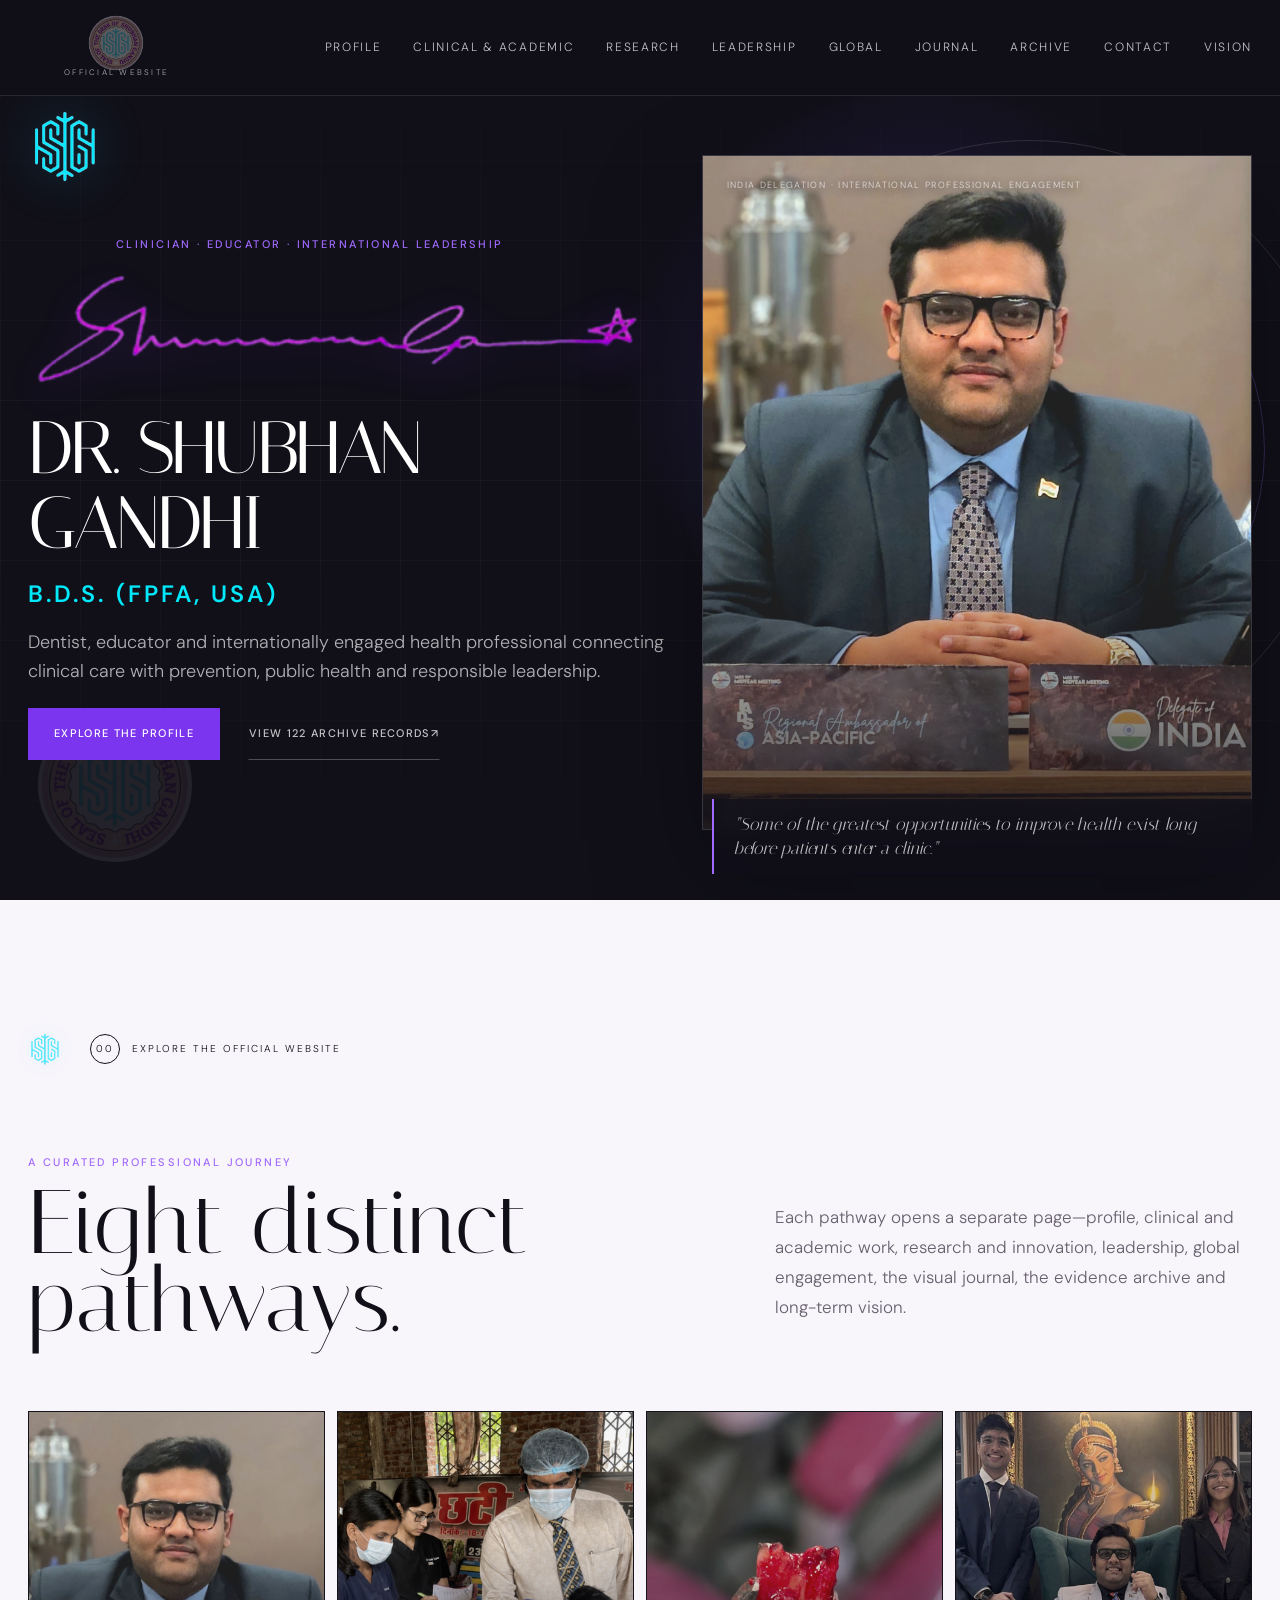
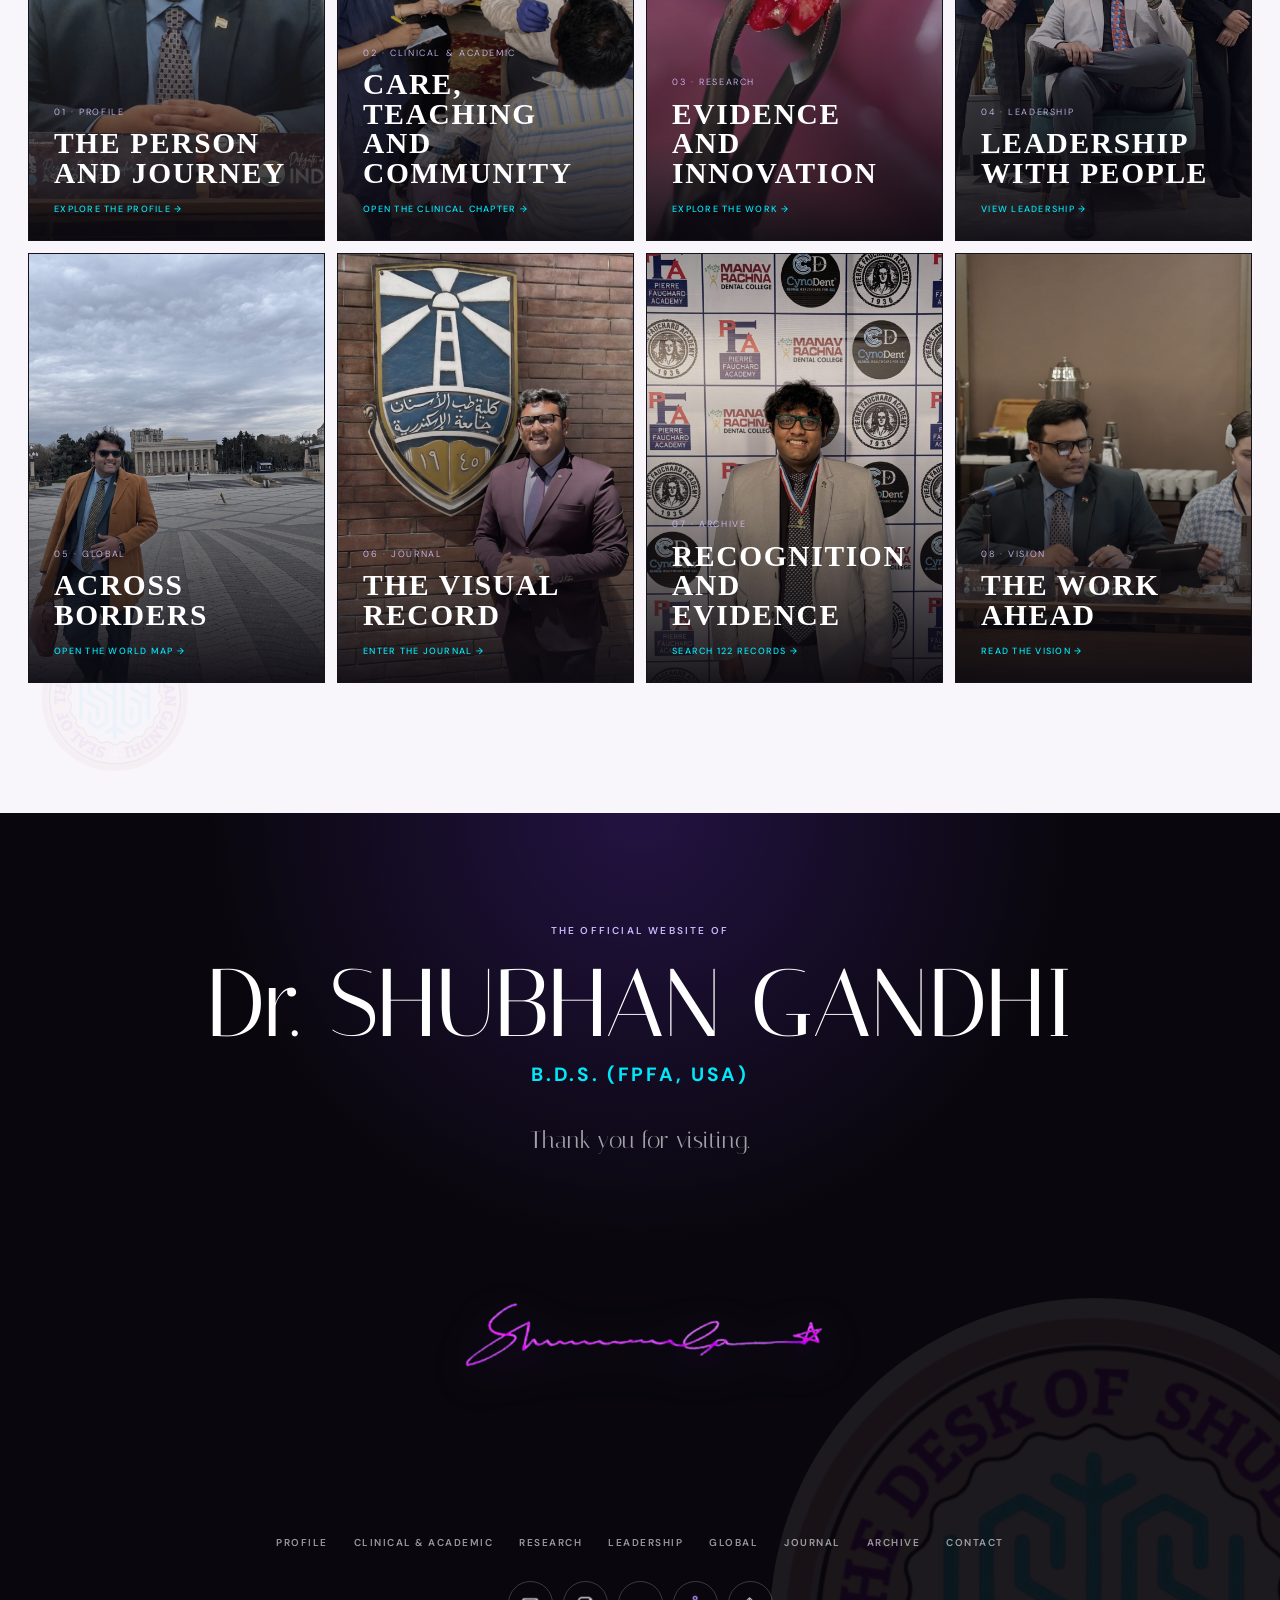
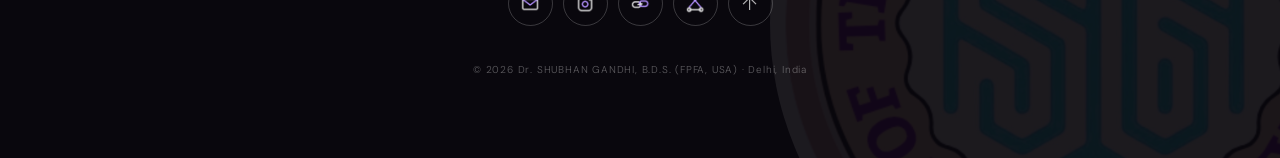
<file: index.html>
﻿<!doctype html>
<html lang="en">
<head>
  <meta charset="utf-8">
  <meta name="viewport" content="width=device-width, initial-scale=1">
  <meta name="theme-color" content="#111019">
  <meta name="description" content="The official website of Dr. SHUBHAN GANDHI, B.D.S. (FPFA, USA) - dentistry, public health, education and international leadership.">
  <meta name="robots" content="index,follow,max-image-preview:large">
  <meta property="og:type" content="website">
  <meta property="og:title" content="Official Website · Dr. SHUBHAN GANDHI, B.D.S. (FPFA, USA)">
  <meta property="og:description" content="The official website of Dr. SHUBHAN GANDHI, B.D.S. (FPFA, USA) - dentistry, public health, education and international leadership.">
  <meta property="og:image" content="/public/og.png">
  <meta name="twitter:card" content="summary_large_image">
  <meta name="twitter:title" content="Official Website · Dr. SHUBHAN GANDHI, B.D.S. (FPFA, USA)">
  <meta name="twitter:description" content="The official website of Dr. SHUBHAN GANDHI, B.D.S. (FPFA, USA) - dentistry, public health, education and international leadership.">
  <meta name="twitter:image" content="/public/og.png">
  <title>Official Website · Dr. SHUBHAN GANDHI, B.D.S. (FPFA, USA)</title>
  <link rel="canonical" href="index.html">
  <link rel="icon" href="assets/brand/sg-monogram.png" type="image/png">
  <link rel="manifest" href="site.webmanifest">
  <link rel="stylesheet" href="styles.css">
  <link rel="stylesheet" href="responsive.css">
</head>
<body data-page="home">
  <a class="skip-link" href="#main">Skip to content</a>
  <div class="scroll-progress" aria-hidden="true"><span></span></div>

  <div class="loader" aria-hidden="true">
    <img class="loader-monogram" src="assets/brand/sg-monogram.png" alt="">
    <img class="loader-signature" src="assets/brand/signature-compact.png" alt="">
  </div>

  <header class="nav-shell">
    <a class="signature-logo" href="index.html" aria-label="Dr. SHUBHAN GANDHI, B.D.S. (FPFA, USA) — home">
      <span class="nav-seal-watermark" aria-hidden="true"><img src="assets/brand/personal-seal.jpg" alt=""></span>
      <img class="nav-signature" src="assets/brand/signature-compact.png" alt="Signature of Dr. SHUBHAN GANDHI, B.D.S. (FPFA, USA)">
      <small>OFFICIAL WEBSITE</small>
    </a>
    <button class="menu-button" aria-expanded="false" aria-controls="site-menu">
      <span></span><span></span><span></span><b class="sr-only">Open navigation</b>
    </button>
    <nav id="site-menu" aria-label="Primary navigation">
      <a href="journey.html">Profile</a>
      <a href="clinical.html">Clinical &amp; Academic</a>
      <a href="research.html">Research</a>
      <a href="leadership.html">Leadership</a>
      <a href="global.html">Global</a>
      <a href="journal.html">Journal</a>
      <a href="archive.html">Archive</a>
      <a href="contact.html">Contact</a>
      <a href="vision.html">Vision</a>
    </nav>
  </header>

  <main id="main">
<section class="hero hero-final" id="home">
      <div class="hero-orbit" aria-hidden="true"></div>
      <div class="hero-copy reveal">
        <p class="eyebrow">CLINICIAN · EDUCATOR · INTERNATIONAL LEADERSHIP</p>
        <img class="hero-signature-inline" src="assets/brand/signature-hero.png" alt="Signature of Dr. SHUBHAN GANDHI, B.D.S. (FPFA, USA)">
        <h1><span>Dr. SHUBHAN GANDHI</span><small>B.D.S. (FPFA, USA)</small></h1>
        <p class="hero-intro">Dentist, educator and internationally engaged health professional connecting clinical care with prevention, public health and responsible leadership.</p>
        <div class="hero-actions">
          <a class="button primary" href="journey.html">Explore the profile</a>
          <a class="button text" href="archive.html">View 122 archive records <span>↗</span></a>
        </div>
      </div>
      <figure class="hero-portrait hero-portrait-final reveal">
        <img src="public/hero-portrait.webp" alt="Dr. SHUBHAN GANDHI, B.D.S. (FPFA, USA) representing India at an international professional meeting">
        <figcaption>India delegation · International professional engagement</figcaption>
      </figure>
      <img class="hero-monogram reveal" src="assets/brand/sg-monogram-transparent.png" alt="" aria-hidden="true">
      <blockquote class="manifesto reveal">“Some of the greatest opportunities to improve health exist long before patients enter a clinic.”</blockquote>
    </section>

<section class="home-compass section" id="explore" aria-labelledby="home-compass-title">
      <div class="section-label reveal"><span>00</span> Explore the official website</div>
      <div class="compass-head">
        <div><p class="eyebrow reveal">A CURATED PROFESSIONAL JOURNEY</p><h2 class="reveal" id="home-compass-title">Eight distinct<br>pathways.</h2></div>
        <p class="reveal">Each pathway opens a separate page—profile, clinical and academic work, research and innovation, leadership, global engagement, the visual journal, the evidence archive and long-term vision.</p>
      </div>
      <nav class="visual-pathways" aria-label="Explore every website section">
        <a class="pathway-card reveal" href="journey.html"><img src="public/hero-portrait.webp" alt="Portrait of Dr. SHUBHAN GANDHI"><span><small>01 · PROFILE</small><strong>The person and journey</strong><b>Explore the profile →</b></span></a>
        <a class="pathway-card reveal" href="clinical.html"><img src="public/journal/attachment-community-clinic.jpg" alt="Dr. SHUBHAN GANDHI providing community dental care"><span><small>02 · CLINICAL &amp; ACADEMIC</small><strong>Care, teaching and community</strong><b>Open the clinical chapter →</b></span></a>
        <a class="pathway-card reveal" href="research.html"><img src="public/journal/journal-27.webp" alt="Design and innovation record"><span><small>03 · RESEARCH</small><strong>Evidence and innovation</strong><b>Explore the work →</b></span></a>
        <a class="pathway-card reveal" href="leadership.html"><img src="public/journal/attachment-leadership-team.jpg" alt="Dr. SHUBHAN GANDHI with a professional leadership team"><span><small>04 · LEADERSHIP</small><strong>Leadership with people</strong><b>View leadership →</b></span></a>
        <a class="pathway-card reveal" href="global.html"><img src="public/journal/attachment-baku.jpg" alt="Dr. SHUBHAN GANDHI during international engagement in Baku"><span><small>05 · GLOBAL</small><strong>Across borders</strong><b>Open the world map →</b></span></a>
        <a class="pathway-card reveal" href="journal.html"><img src="public/journal/attachment-alexandria.jpg" alt="Dr. SHUBHAN GANDHI at Alexandria University"><span><small>06 · JOURNAL</small><strong>The visual record</strong><b>Enter the journal →</b></span></a>
        <a class="pathway-card reveal" href="archive.html"><img src="public/journal/attachment-fellowship.jpg" alt="Dr. SHUBHAN GANDHI at a Pierre Fauchard Academy event"><span><small>07 · ARCHIVE</small><strong>Recognition and evidence</strong><b>Search 122 records →</b></span></a>
        <a class="pathway-card reveal" href="vision.html"><img src="public/journal/journal-03.webp" alt="Dr. SHUBHAN GANDHI speaking in an international working session"><span><small>08 · VISION</small><strong>The work ahead</strong><b>Read the vision →</b></span></a>
      </nav>
    </section>
</main>

  <footer class="legacy-footer" id="footer">
    <img class="footer-seal-watermark" src="assets/brand/personal-seal.jpg" alt="" aria-hidden="true">
    <div class="footer-inner">
      <p class="footer-kicker">THE OFFICIAL WEBSITE OF</p>
      <h2>Dr. SHUBHAN GANDHI</h2>
      <strong>B.D.S. (FPFA, USA)</strong>
      <p class="footer-thanks">Thank you for visiting.</p>
      <img class="footer-signature" src="assets/brand/signature-full.png" alt="Signature of Dr. SHUBHAN GANDHI, B.D.S. (FPFA, USA)">
      <nav class="footer-nav" aria-label="Footer navigation">
        <a href="journey.html">Profile</a><a href="clinical.html">Clinical &amp; Academic</a><a href="research.html">Research</a><a href="leadership.html">Leadership</a><a href="global.html">Global</a><a href="journal.html">Journal</a><a href="archive.html">Archive</a><a href="contact.html">Contact</a>
      </nav>
      <div class="footer-socials" aria-label="Official contact links">
        <a href="mailto:dr.shubhangandhi@gmail.com" aria-label="Email"><img src="assets/icons/email.png" alt=""></a>
        <a href="https://www.instagram.com/shubhan.gandhi" target="_blank" rel="noopener" aria-label="Instagram"><img src="assets/icons/instagram.png" alt=""></a>
        <a href="https://www.linkedin.com/in/dr-shubhan-gandhi" target="_blank" rel="noopener" aria-label="LinkedIn"><img src="assets/icons/linkedin.png" alt=""></a>
        <a href="https://link.me/drshubhangandhi" target="_blank" rel="noopener" aria-label="LinkMe"><img src="assets/icons/linkme.png" alt=""></a>
        <a href="index.html" aria-label="Back to top"><span aria-hidden="true">↑</span></a>
      </div>
      <p class="footer-copyright">© 2026 Dr. SHUBHAN GANDHI, B.D.S. (FPFA, USA) · Delhi, India</p>
    </div>
  </footer>

  <dialog class="lightbox" id="lightbox" aria-labelledby="lightbox-title">
    <button class="lightbox-close" aria-label="Close viewer">×</button>
    <button class="lightbox-prev" aria-label="Previous item">←</button>
    <figure><img id="lightbox-image" alt=""><figcaption><span id="lightbox-index"></span><h3 id="lightbox-title"></h3><a id="lightbox-original" target="_blank" rel="noopener">Open original ↗</a></figcaption></figure>
    <button class="lightbox-next" aria-label="Next item">→</button>
  </dialog>

  <script src="archive-data.js"></script>
  <script src="journal-data.js"></script>
  <script src="world-map-data.js"></script>
  <script src="app.js"></script>
</body>
</html>
</file>
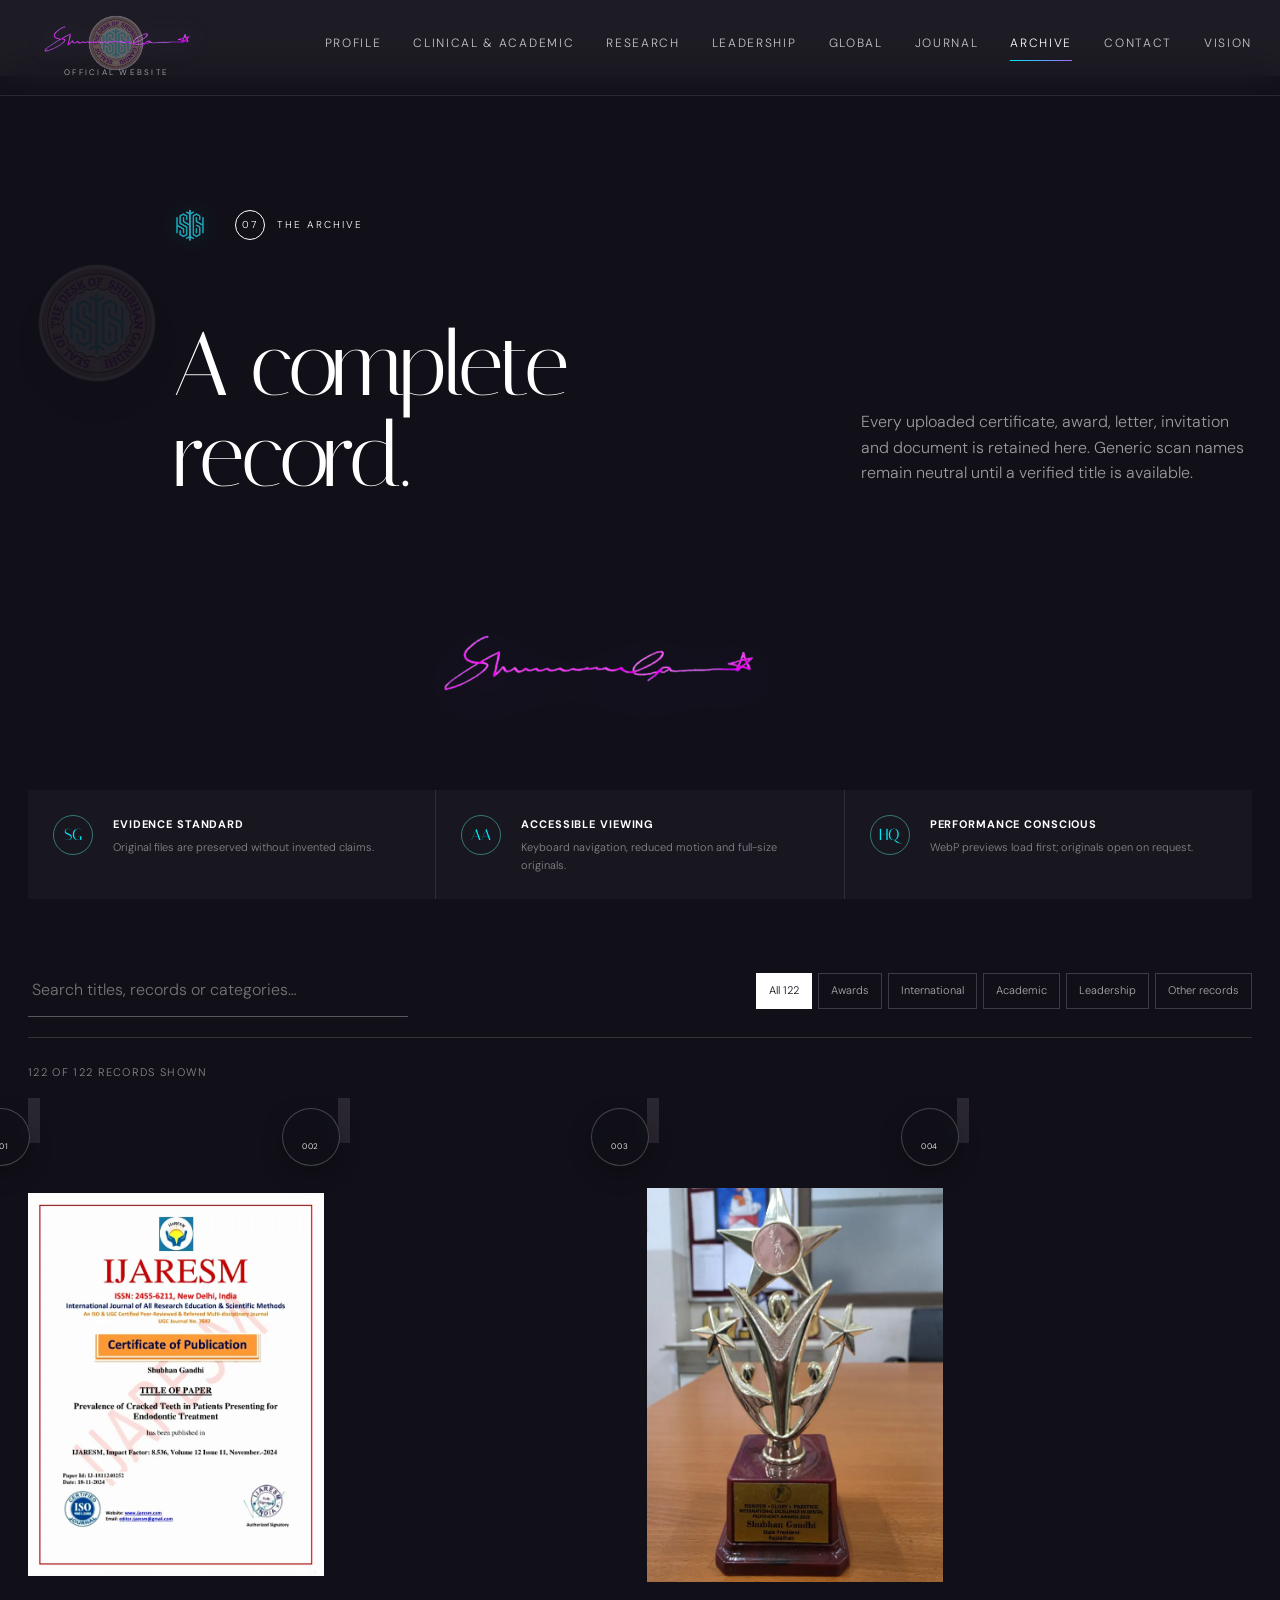
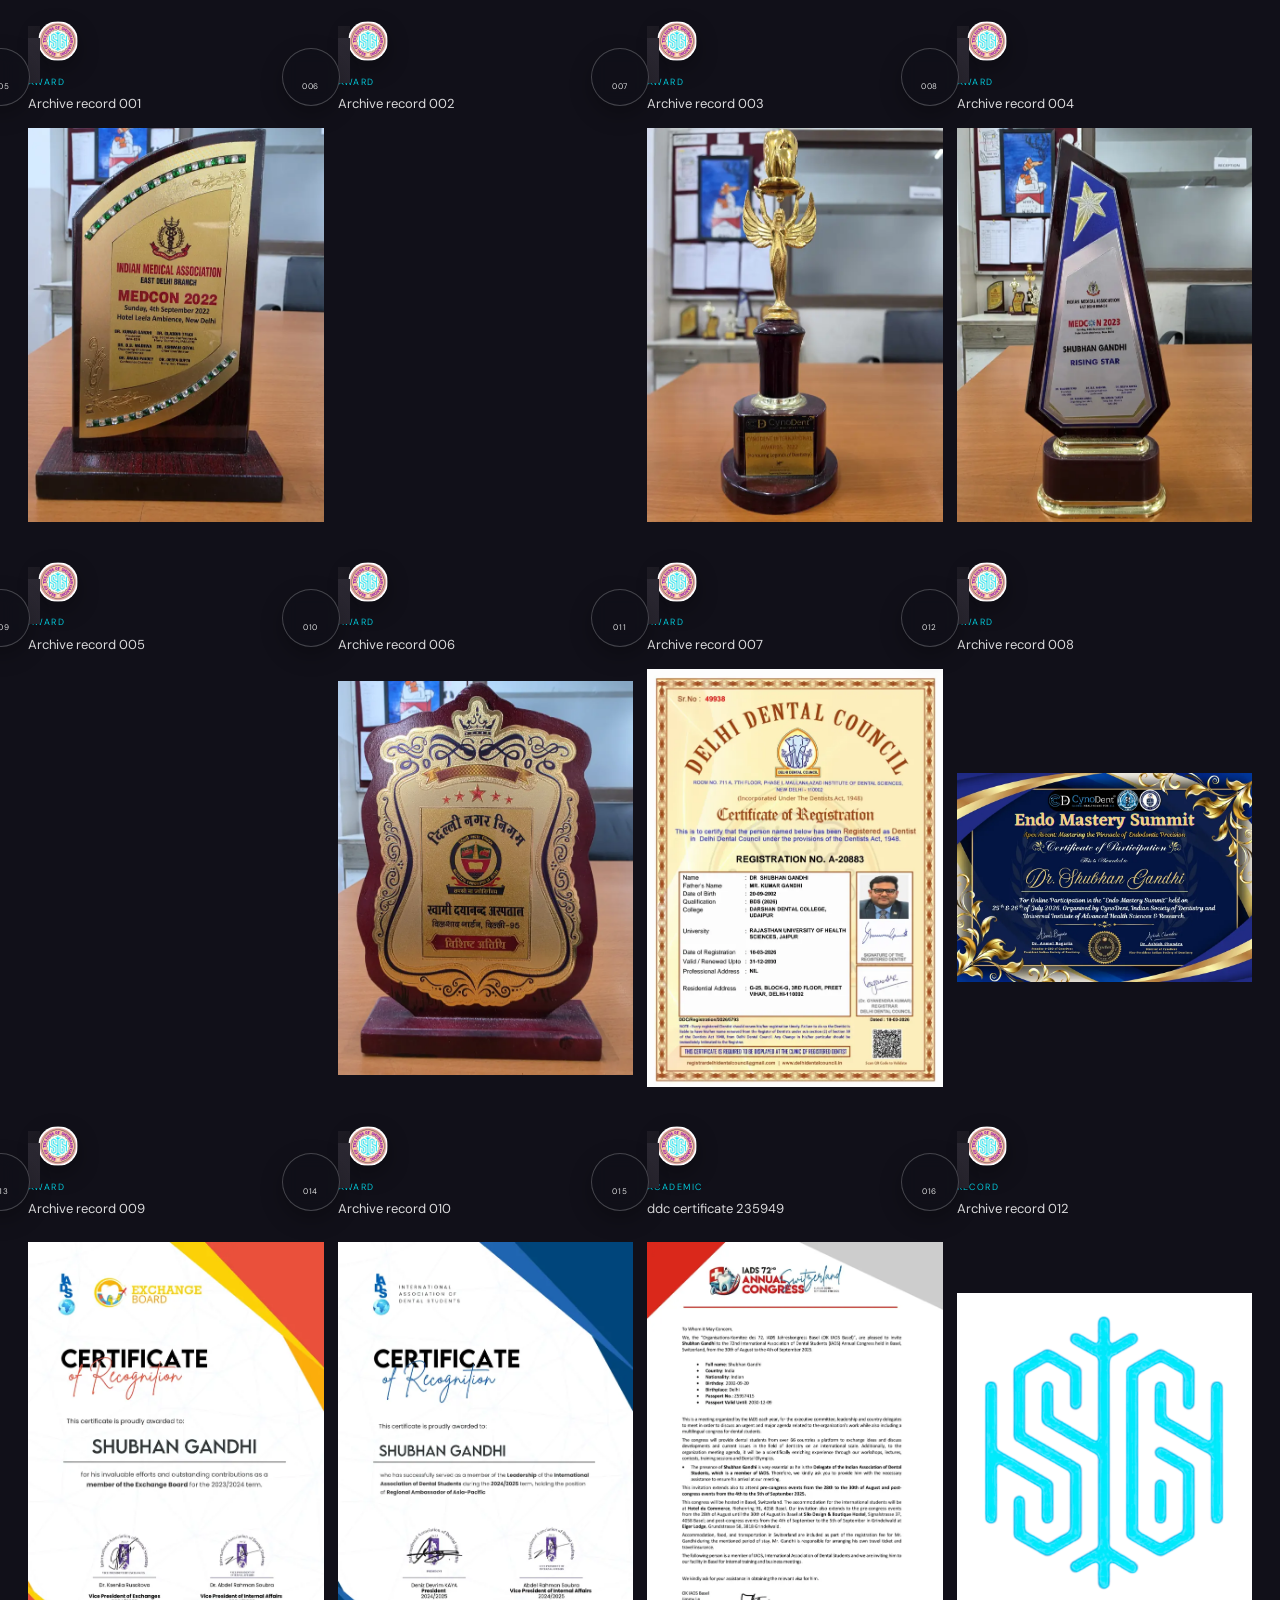
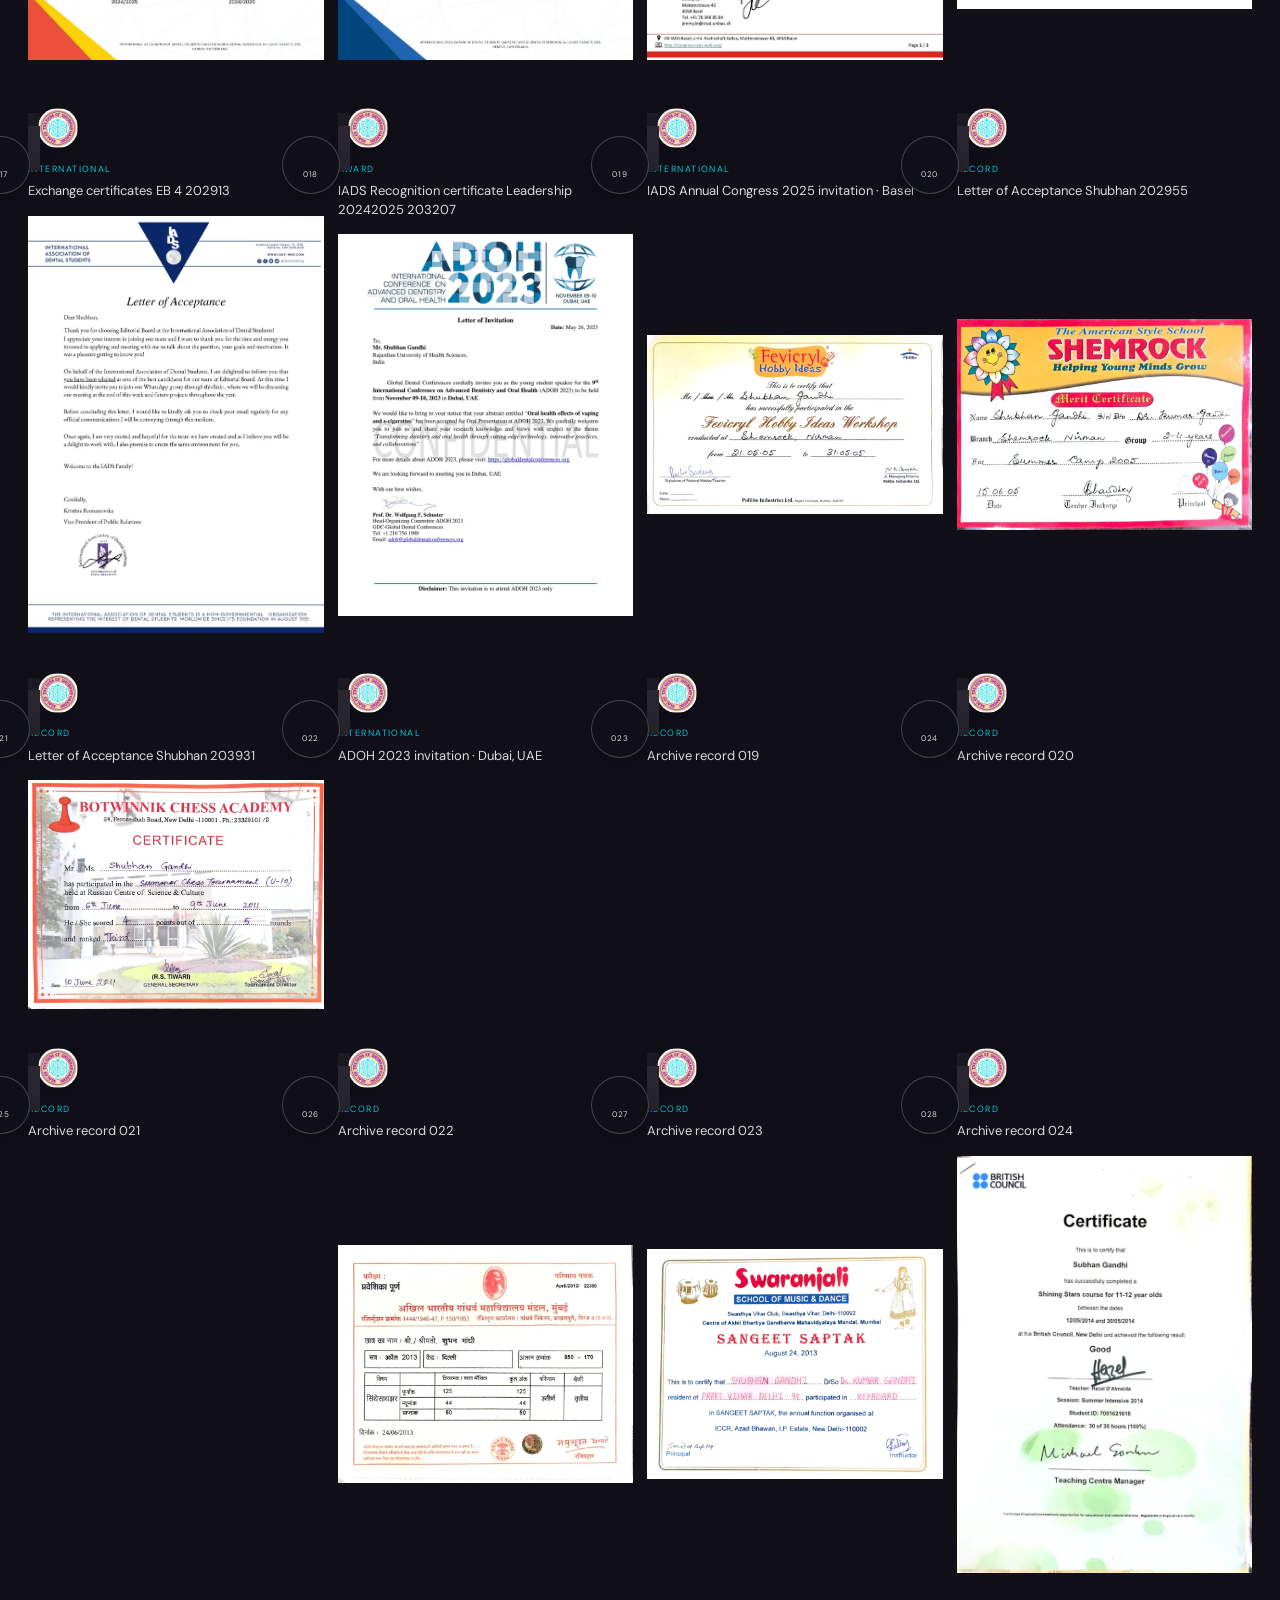
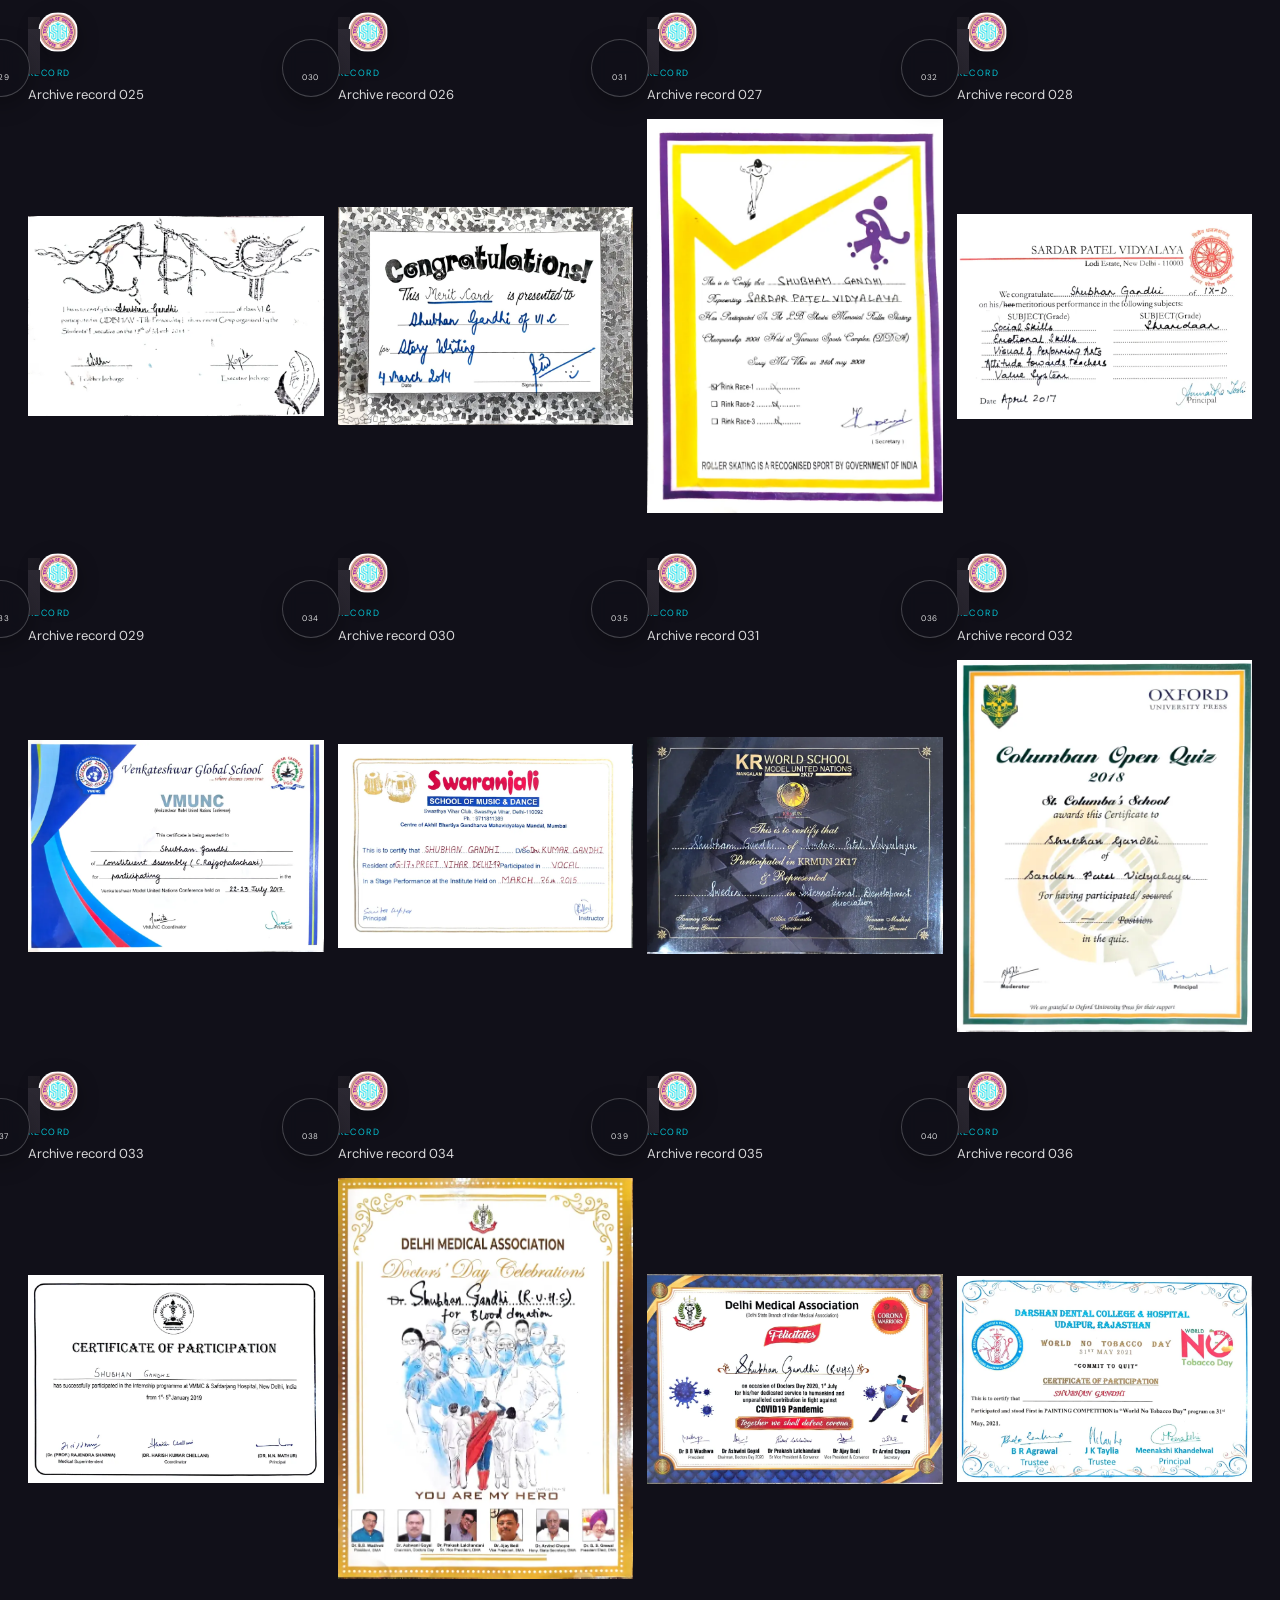
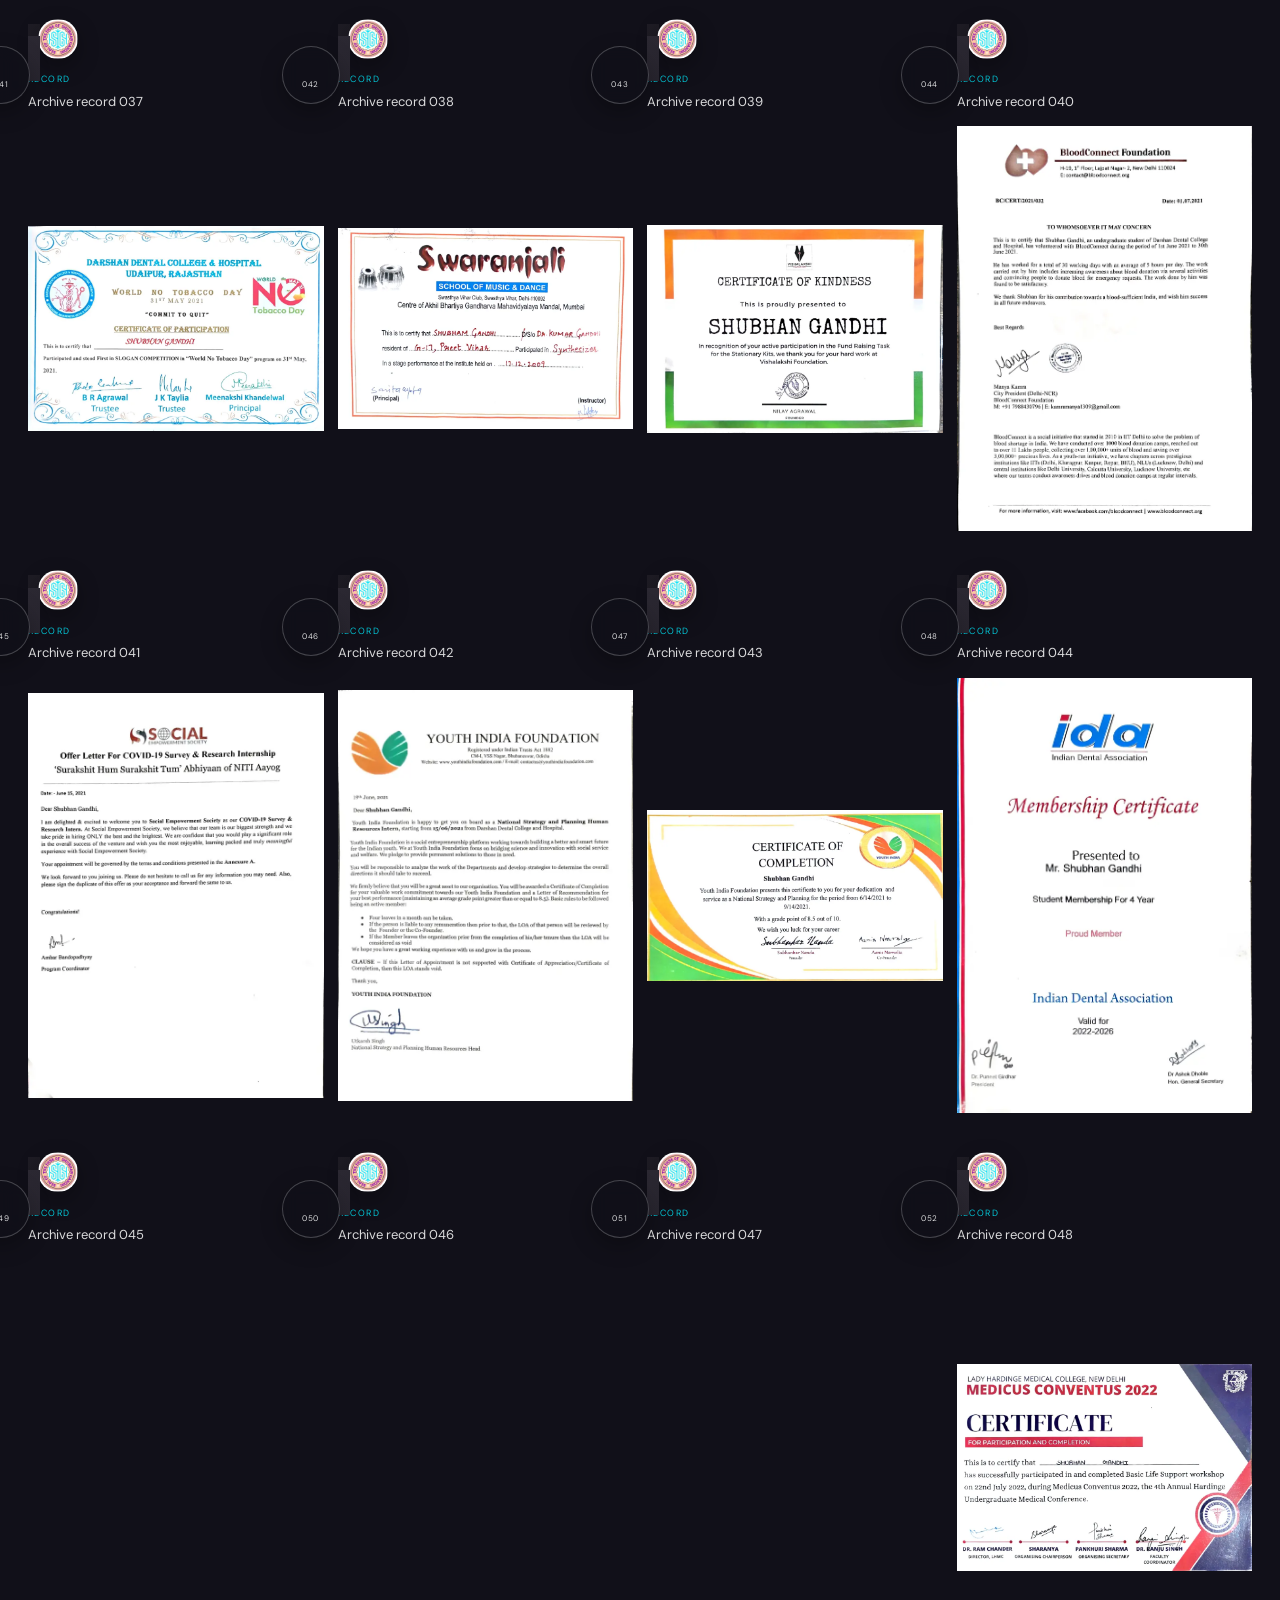
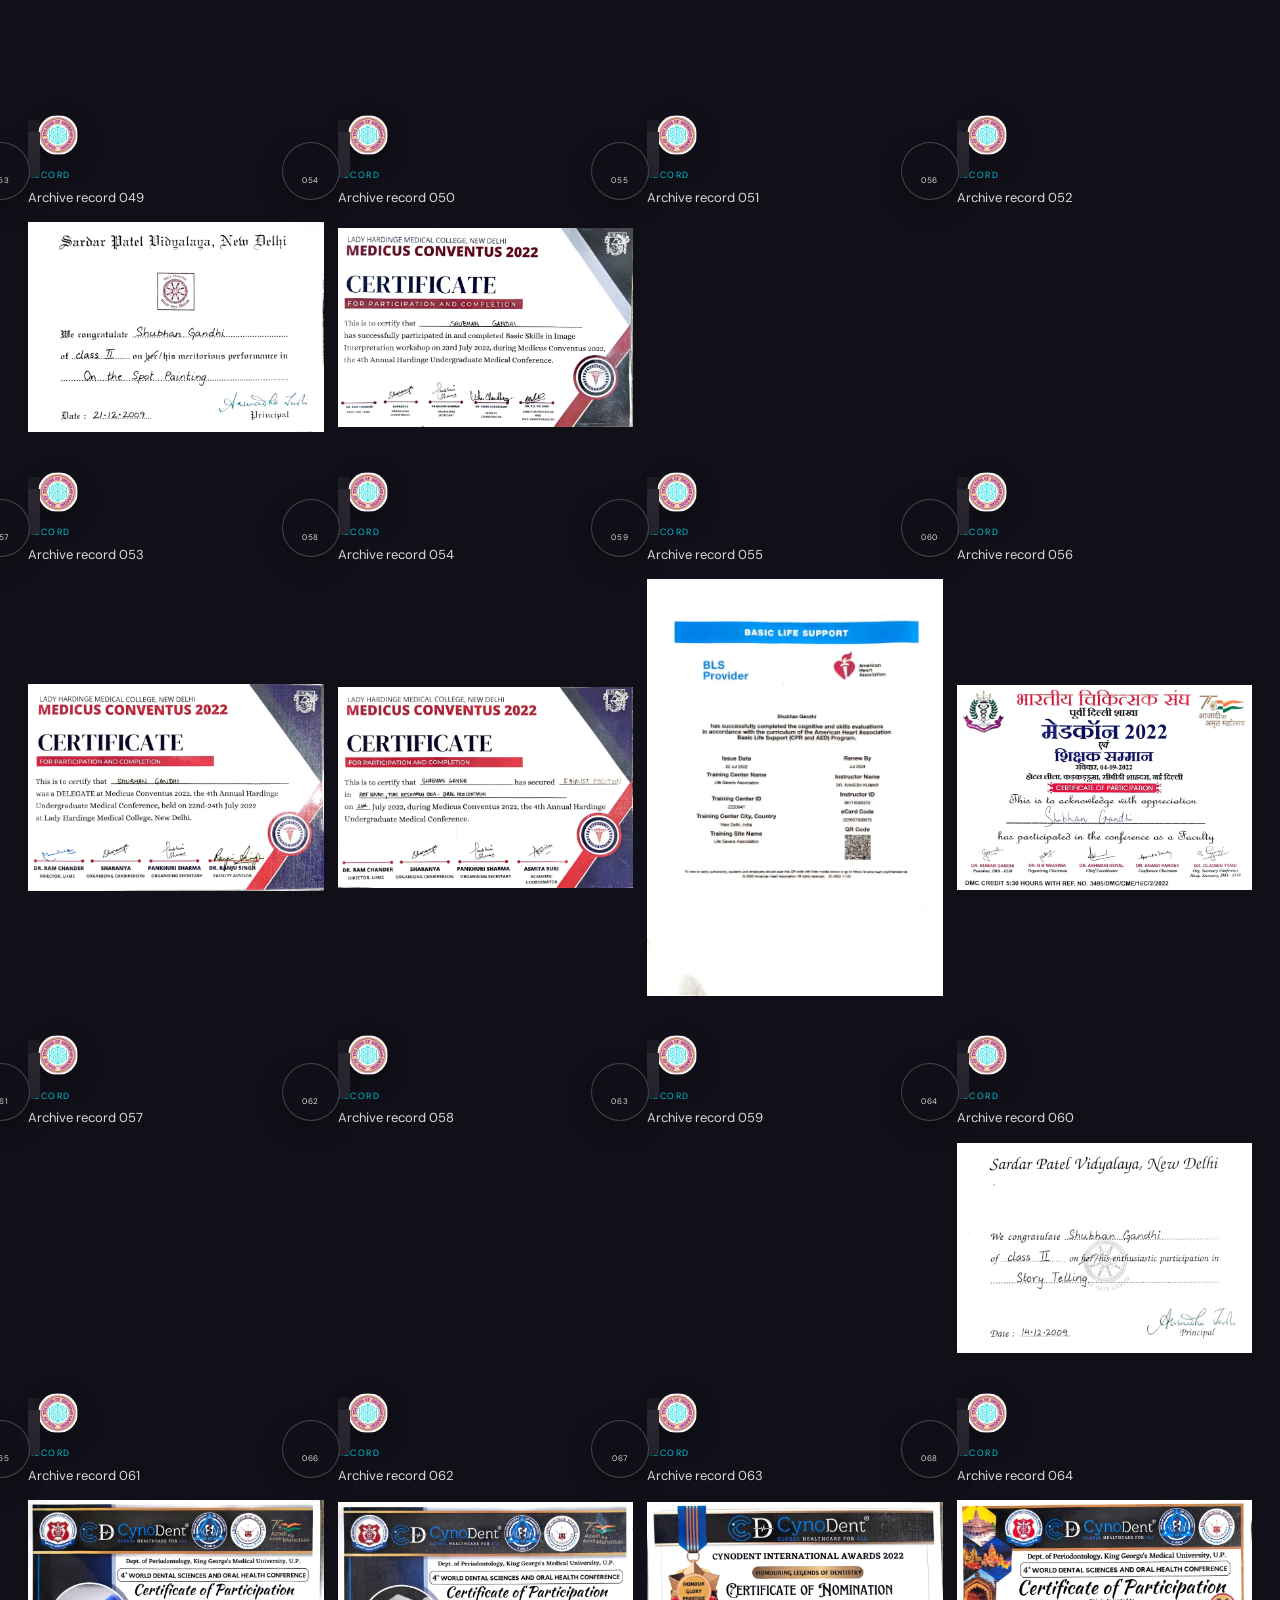
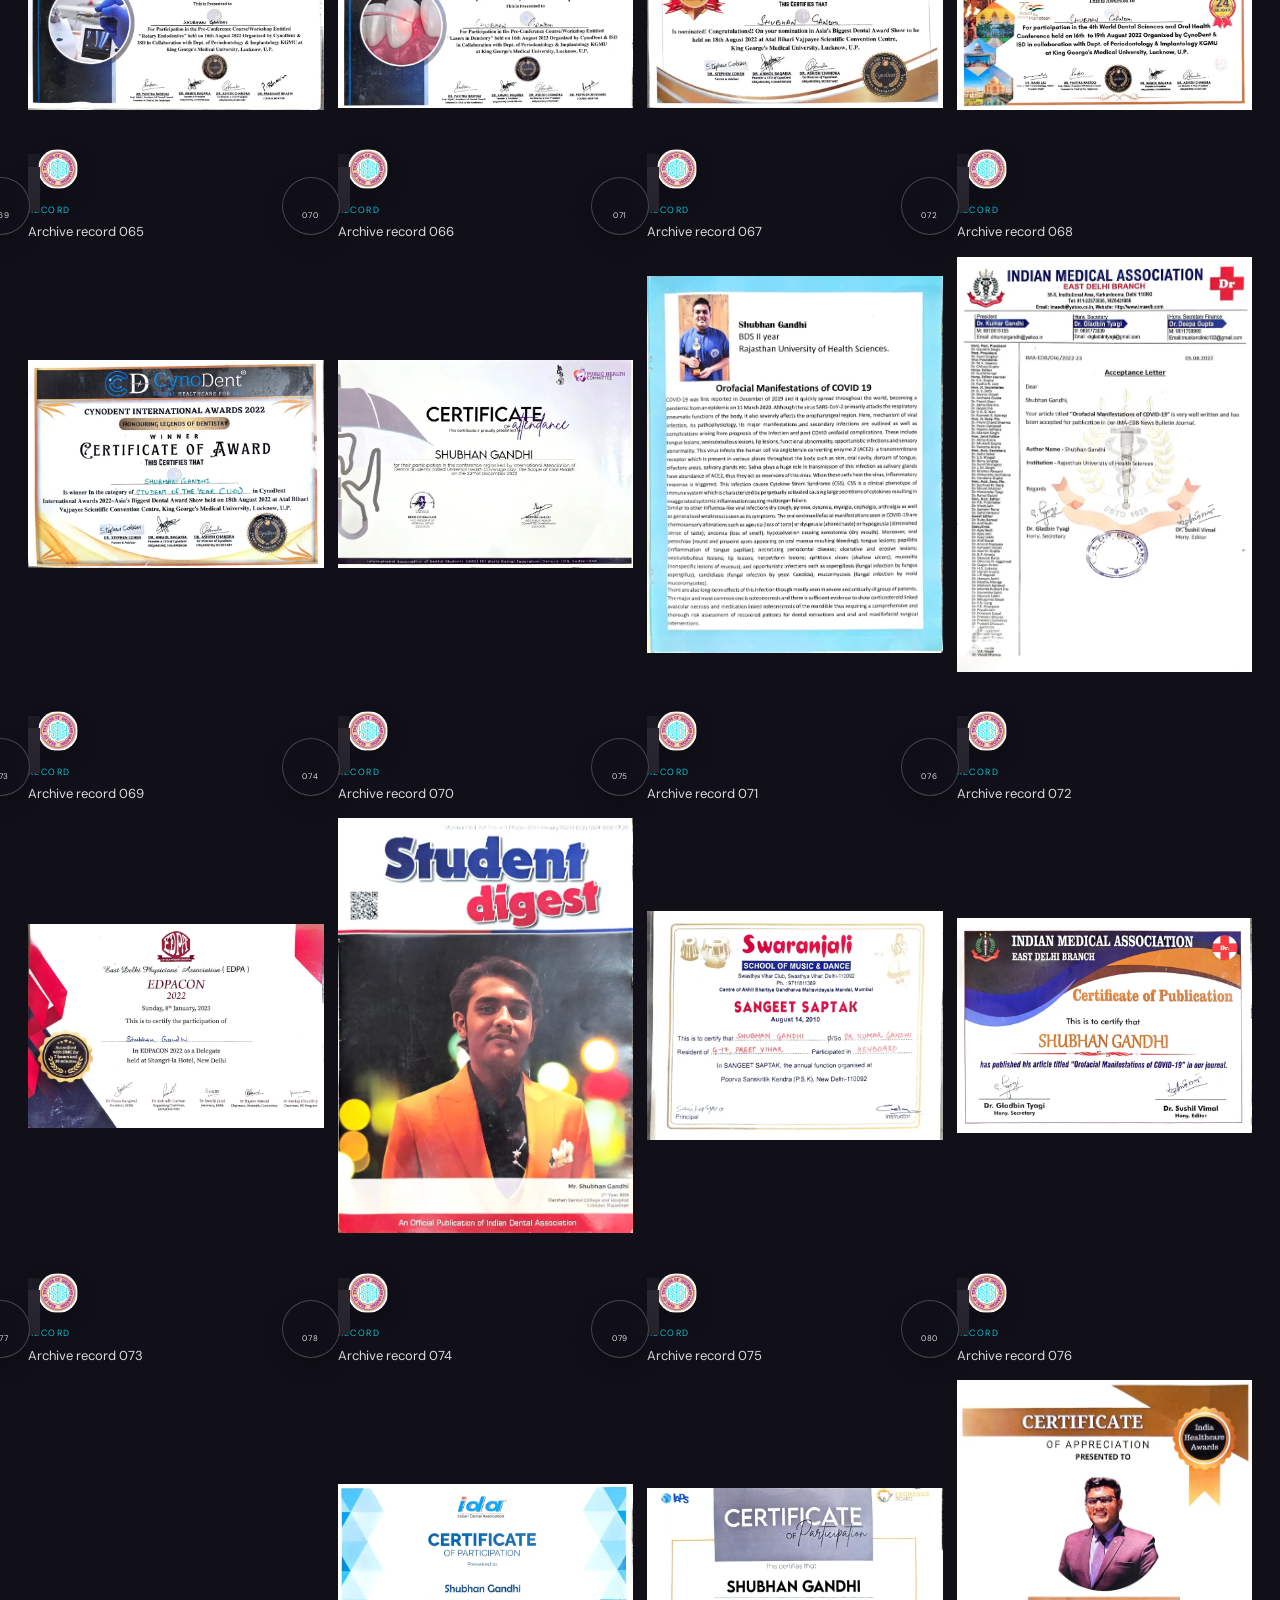
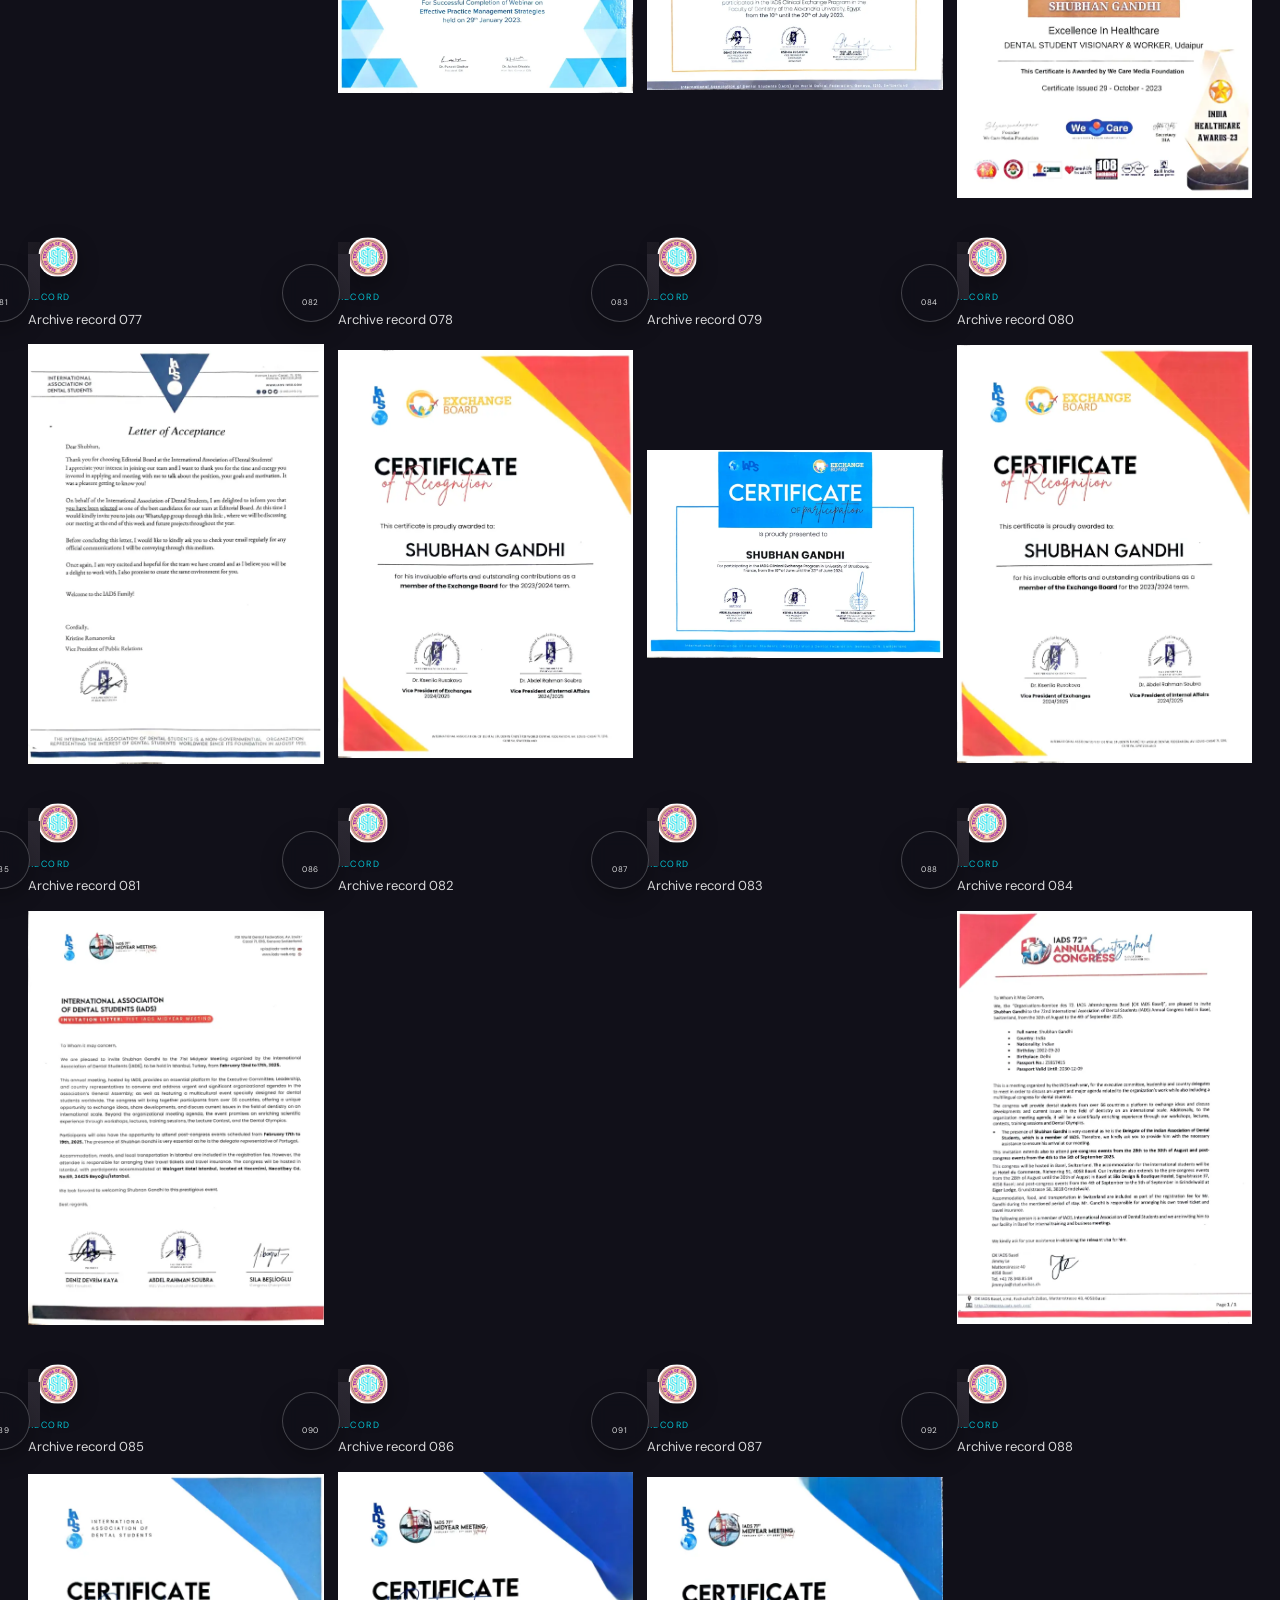
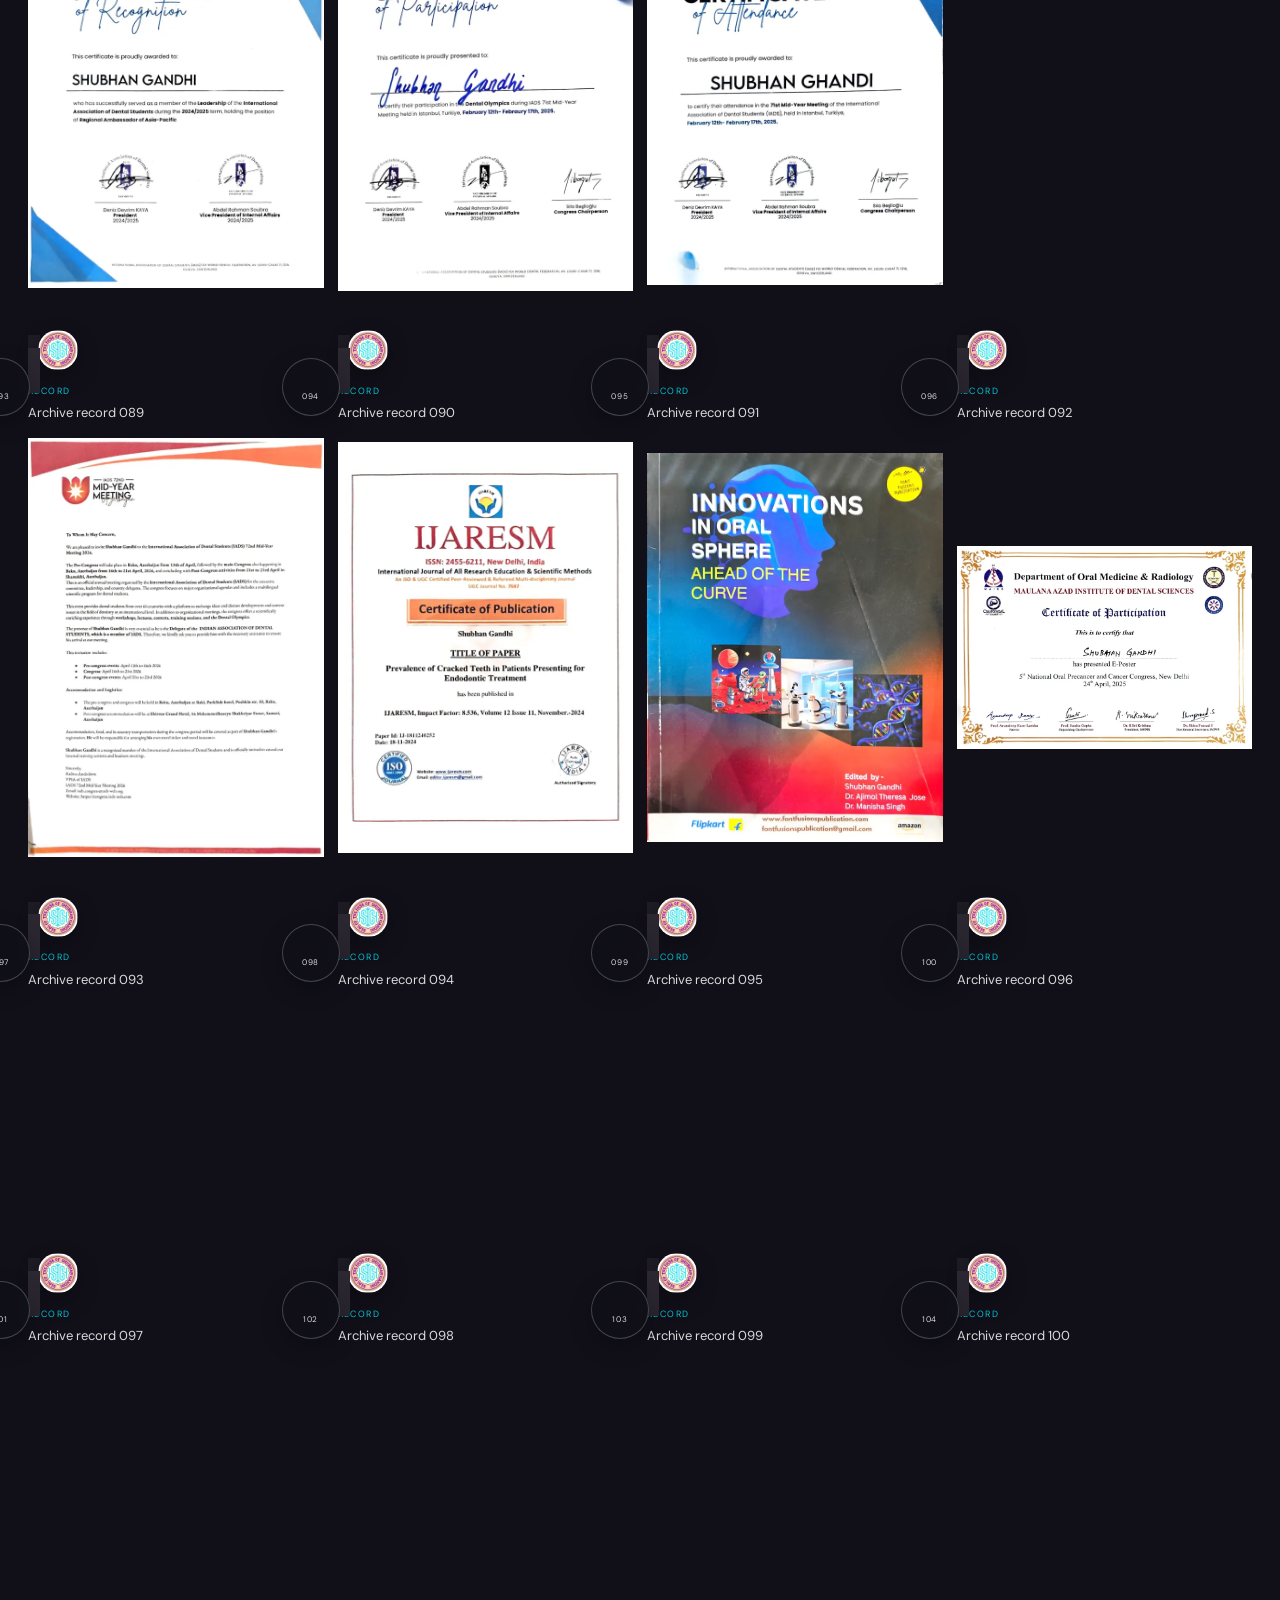
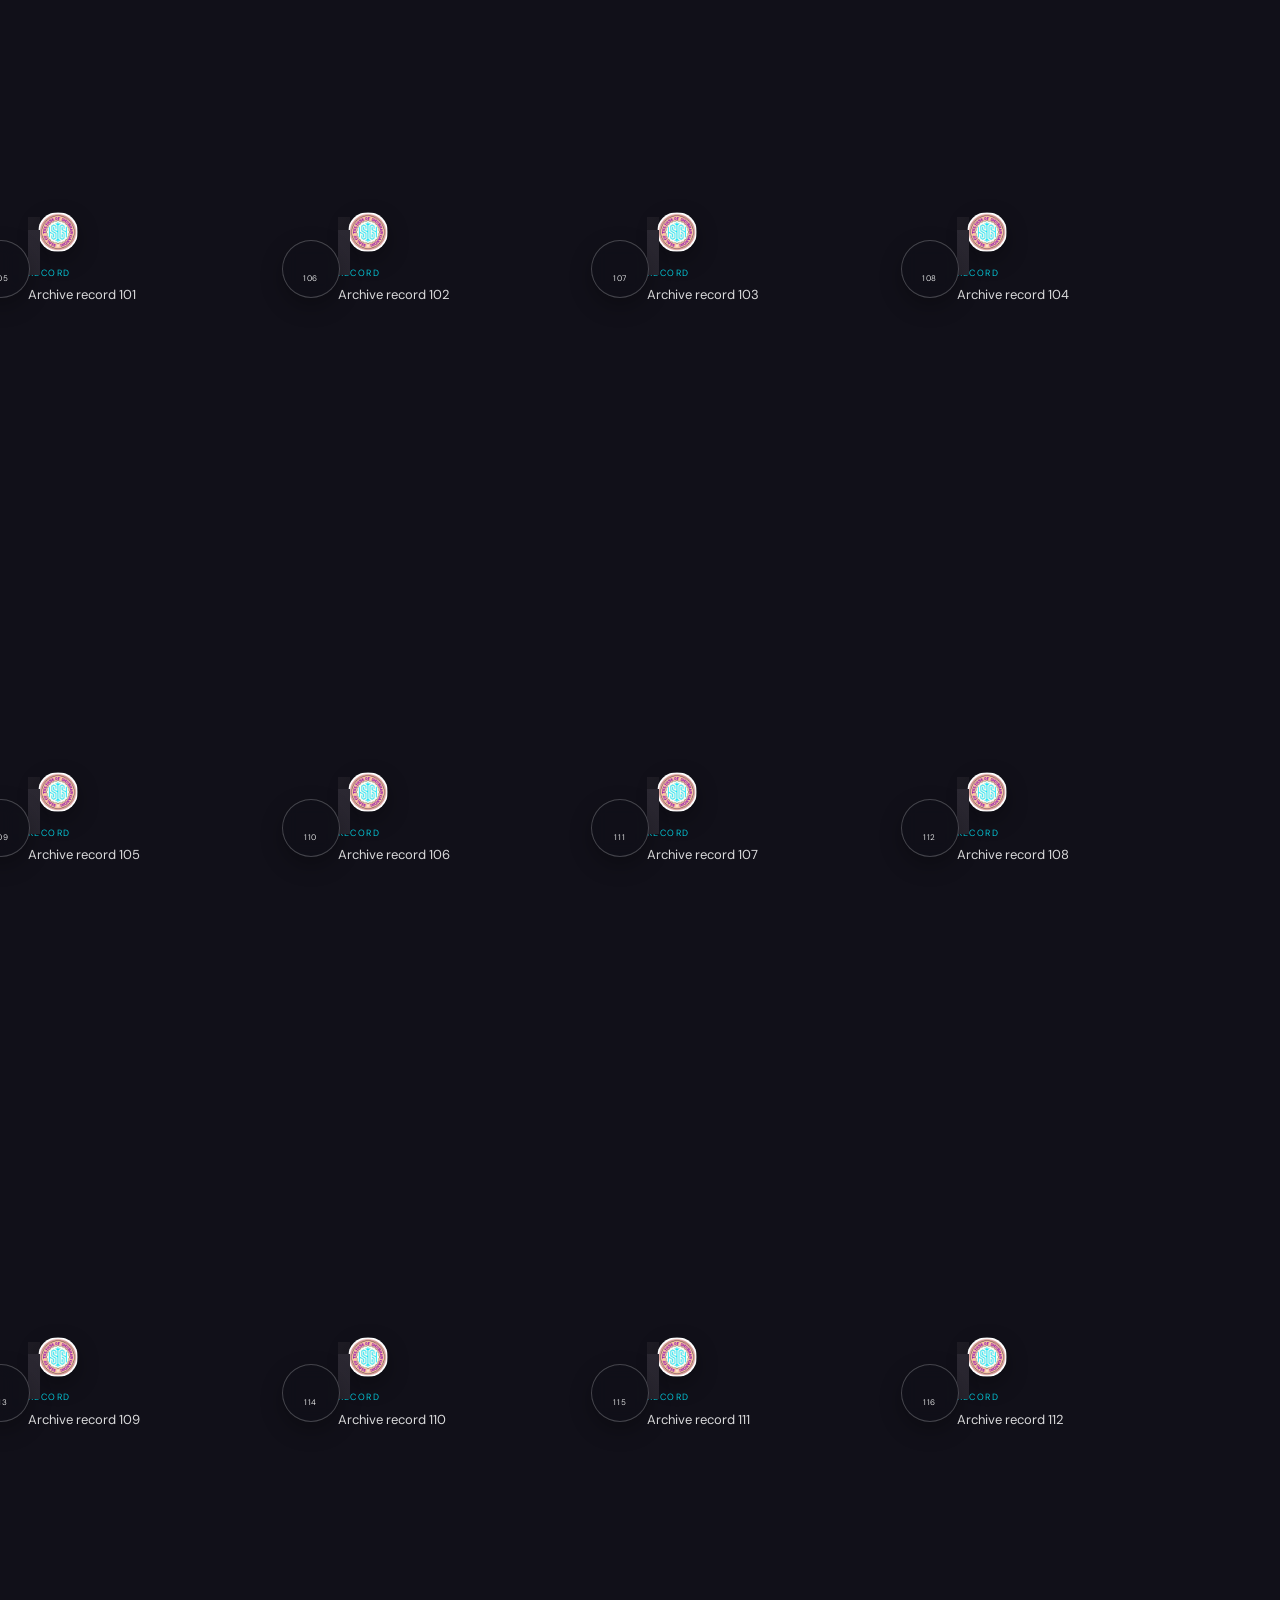
<file: archive.html>
﻿<!doctype html>
<html lang="en">
<head>
  <meta charset="utf-8">
  <meta name="viewport" content="width=device-width, initial-scale=1">
  <meta name="theme-color" content="#111019">
  <meta name="description" content="Search 122 certificates, awards, invitations and professional records in the evidence archive of Dr. SHUBHAN GANDHI, B.D.S. (FPFA, USA).">
  <meta name="robots" content="index,follow,max-image-preview:large">
  <meta property="og:type" content="website">
  <meta property="og:title" content="Evidence Archive · Dr. SHUBHAN GANDHI, B.D.S. (FPFA, USA)">
  <meta property="og:description" content="Search 122 certificates, awards, invitations and professional records in the evidence archive of Dr. SHUBHAN GANDHI, B.D.S. (FPFA, USA).">
  <meta property="og:image" content="/public/og.png">
  <meta name="twitter:card" content="summary_large_image">
  <meta name="twitter:title" content="Evidence Archive · Dr. SHUBHAN GANDHI, B.D.S. (FPFA, USA)">
  <meta name="twitter:description" content="Search 122 certificates, awards, invitations and professional records in the evidence archive of Dr. SHUBHAN GANDHI, B.D.S. (FPFA, USA).">
  <meta name="twitter:image" content="/public/og.png">
  <title>Evidence Archive · Dr. SHUBHAN GANDHI, B.D.S. (FPFA, USA)</title>
  <link rel="canonical" href="archive.html">
  <link rel="icon" href="assets/brand/sg-monogram.png" type="image/png">
  <link rel="manifest" href="site.webmanifest">
  <link rel="stylesheet" href="styles.css">
  <link rel="stylesheet" href="responsive.css">
</head>
<body data-page="archive">
  <a class="skip-link" href="#main">Skip to content</a>
  <div class="scroll-progress" aria-hidden="true"><span></span></div>

  <div class="loader" aria-hidden="true">
    <img class="loader-monogram" src="assets/brand/sg-monogram.png" alt="">
    <img class="loader-signature" src="assets/brand/signature-compact.png" alt="">
  </div>

  <header class="nav-shell">
    <a class="signature-logo" href="index.html" aria-label="Dr. SHUBHAN GANDHI, B.D.S. (FPFA, USA) — home">
      <span class="nav-seal-watermark" aria-hidden="true"><img src="assets/brand/personal-seal.jpg" alt=""></span>
      <img class="nav-signature" src="assets/brand/signature-compact.png" alt="Signature of Dr. SHUBHAN GANDHI, B.D.S. (FPFA, USA)">
      <small>OFFICIAL WEBSITE</small>
    </a>
    <button class="menu-button" aria-expanded="false" aria-controls="site-menu">
      <span></span><span></span><span></span><b class="sr-only">Open navigation</b>
    </button>
    <nav id="site-menu" aria-label="Primary navigation">
      <a href="journey.html">Profile</a>
      <a href="clinical.html">Clinical &amp; Academic</a>
      <a href="research.html">Research</a>
      <a href="leadership.html">Leadership</a>
      <a href="global.html">Global</a>
      <a href="journal.html">Journal</a>
      <a href="archive.html">Archive</a>
      <a href="contact.html">Contact</a>
      <a href="vision.html">Vision</a>
    </nav>
  </header>

  <main id="main">
  <h1 class="sr-only">Evidence Archive — Dr. SHUBHAN GANDHI, B.D.S. (FPFA, USA)</h1>
<section class="archive section dark" id="archive">
      <div class="archive-head">
        <div><div class="section-label reveal"><span>07</span> The archive</div><h2 class="reveal">A complete record.</h2></div>
        <p class="reveal">Every uploaded certificate, award, letter, invitation and document is retained here. Generic scan names remain neutral until a verified title is available.</p>
      </div>
      <aside class="archive-standard reveal" aria-label="Archive standards">
        <div><span class="standard-mark">SG</span><p><strong>Evidence standard</strong>Original files are preserved without invented claims.</p></div>
        <div><span class="standard-mark">AA</span><p><strong>Accessible viewing</strong>Keyboard navigation, reduced motion and full-size originals.</p></div>
        <div><span class="standard-mark">HQ</span><p><strong>Performance conscious</strong>WebP previews load first; originals open on request.</p></div>
      </aside>
      <div class="archive-tools reveal">
        <label class="search"><span class="sr-only">Search the archive</span><input id="archive-search" type="search" placeholder="Search titles, records or categories…"></label>
        <div class="filters" role="group" aria-label="Filter archive">
          <button class="active" data-filter="all" aria-pressed="true">All <span id="all-count">122</span></button>
          <button data-filter="award" aria-pressed="false">Awards</button><button data-filter="international" aria-pressed="false">International</button>
          <button data-filter="academic" aria-pressed="false">Academic</button><button data-filter="leadership" aria-pressed="false">Leadership</button>
          <button data-filter="record" aria-pressed="false">Other records</button>
        </div>
      </div>
      <p class="result-count" id="result-count" aria-live="polite"></p>
      <div class="archive-grid" id="archive-grid"></div>
    </section>
</main>

  <footer class="legacy-footer" id="footer">
    <img class="footer-seal-watermark" src="assets/brand/personal-seal.jpg" alt="" aria-hidden="true">
    <div class="footer-inner">
      <p class="footer-kicker">THE OFFICIAL WEBSITE OF</p>
      <h2>Dr. SHUBHAN GANDHI</h2>
      <strong>B.D.S. (FPFA, USA)</strong>
      <p class="footer-thanks">Thank you for visiting.</p>
      <img class="footer-signature" src="assets/brand/signature-full.png" alt="Signature of Dr. SHUBHAN GANDHI, B.D.S. (FPFA, USA)">
      <nav class="footer-nav" aria-label="Footer navigation">
        <a href="journey.html">Profile</a><a href="clinical.html">Clinical &amp; Academic</a><a href="research.html">Research</a><a href="leadership.html">Leadership</a><a href="global.html">Global</a><a href="journal.html">Journal</a><a href="archive.html">Archive</a><a href="contact.html">Contact</a>
      </nav>
      <div class="footer-socials" aria-label="Official contact links">
        <a href="mailto:dr.shubhangandhi@gmail.com" aria-label="Email"><img src="assets/icons/email.png" alt=""></a>
        <a href="https://www.instagram.com/shubhan.gandhi" target="_blank" rel="noopener" aria-label="Instagram"><img src="assets/icons/instagram.png" alt=""></a>
        <a href="https://www.linkedin.com/in/dr-shubhan-gandhi" target="_blank" rel="noopener" aria-label="LinkedIn"><img src="assets/icons/linkedin.png" alt=""></a>
        <a href="https://link.me/drshubhangandhi" target="_blank" rel="noopener" aria-label="LinkMe"><img src="assets/icons/linkme.png" alt=""></a>
        <a href="index.html" aria-label="Back to top"><span aria-hidden="true">↑</span></a>
      </div>
      <p class="footer-copyright">© 2026 Dr. SHUBHAN GANDHI, B.D.S. (FPFA, USA) · Delhi, India</p>
    </div>
  </footer>

  <dialog class="lightbox" id="lightbox" aria-labelledby="lightbox-title">
    <button class="lightbox-close" aria-label="Close viewer">×</button>
    <button class="lightbox-prev" aria-label="Previous item">←</button>
    <figure><img id="lightbox-image" alt=""><figcaption><span id="lightbox-index"></span><h3 id="lightbox-title"></h3><a id="lightbox-original" target="_blank" rel="noopener">Open original ↗</a></figcaption></figure>
    <button class="lightbox-next" aria-label="Next item">→</button>
  </dialog>

  <script src="archive-data.js"></script>
  <script src="journal-data.js"></script>
  <script src="world-map-data.js"></script>
  <script src="app.js"></script>
</body>
</html>
</file>
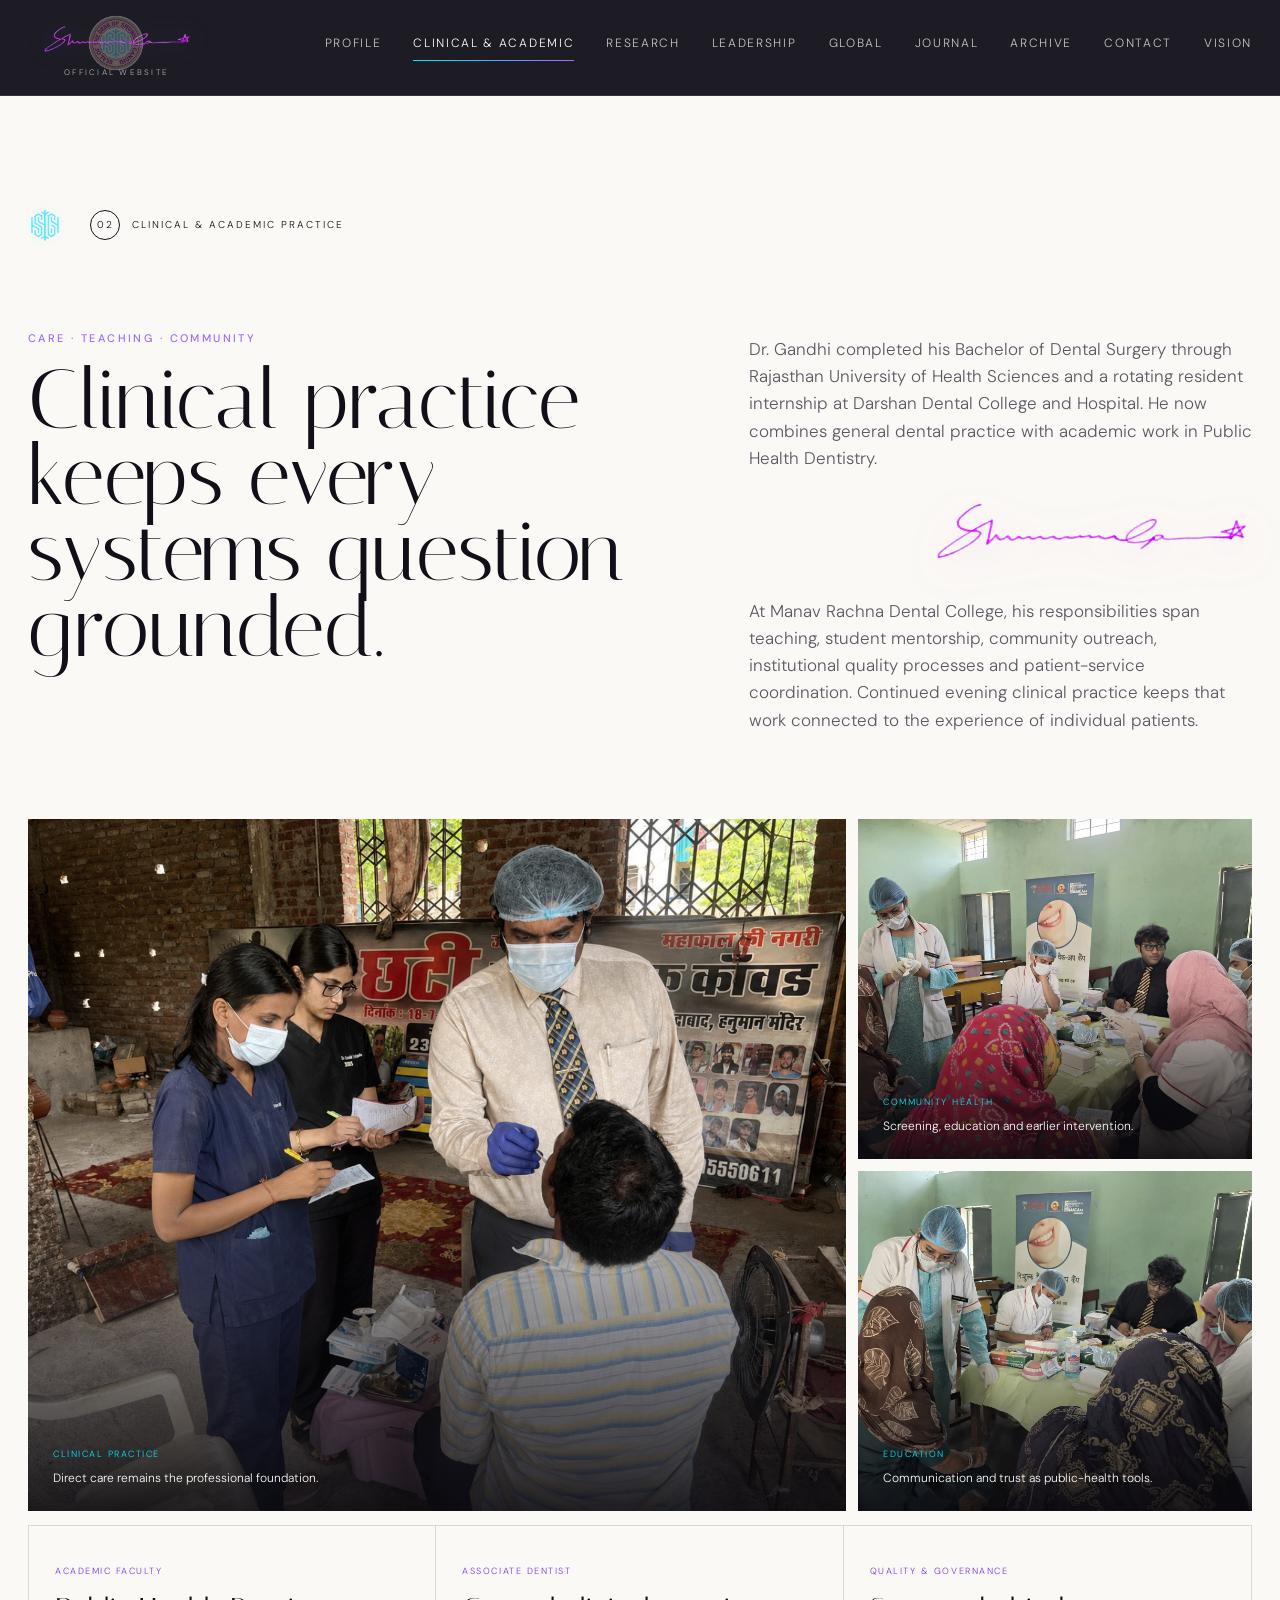
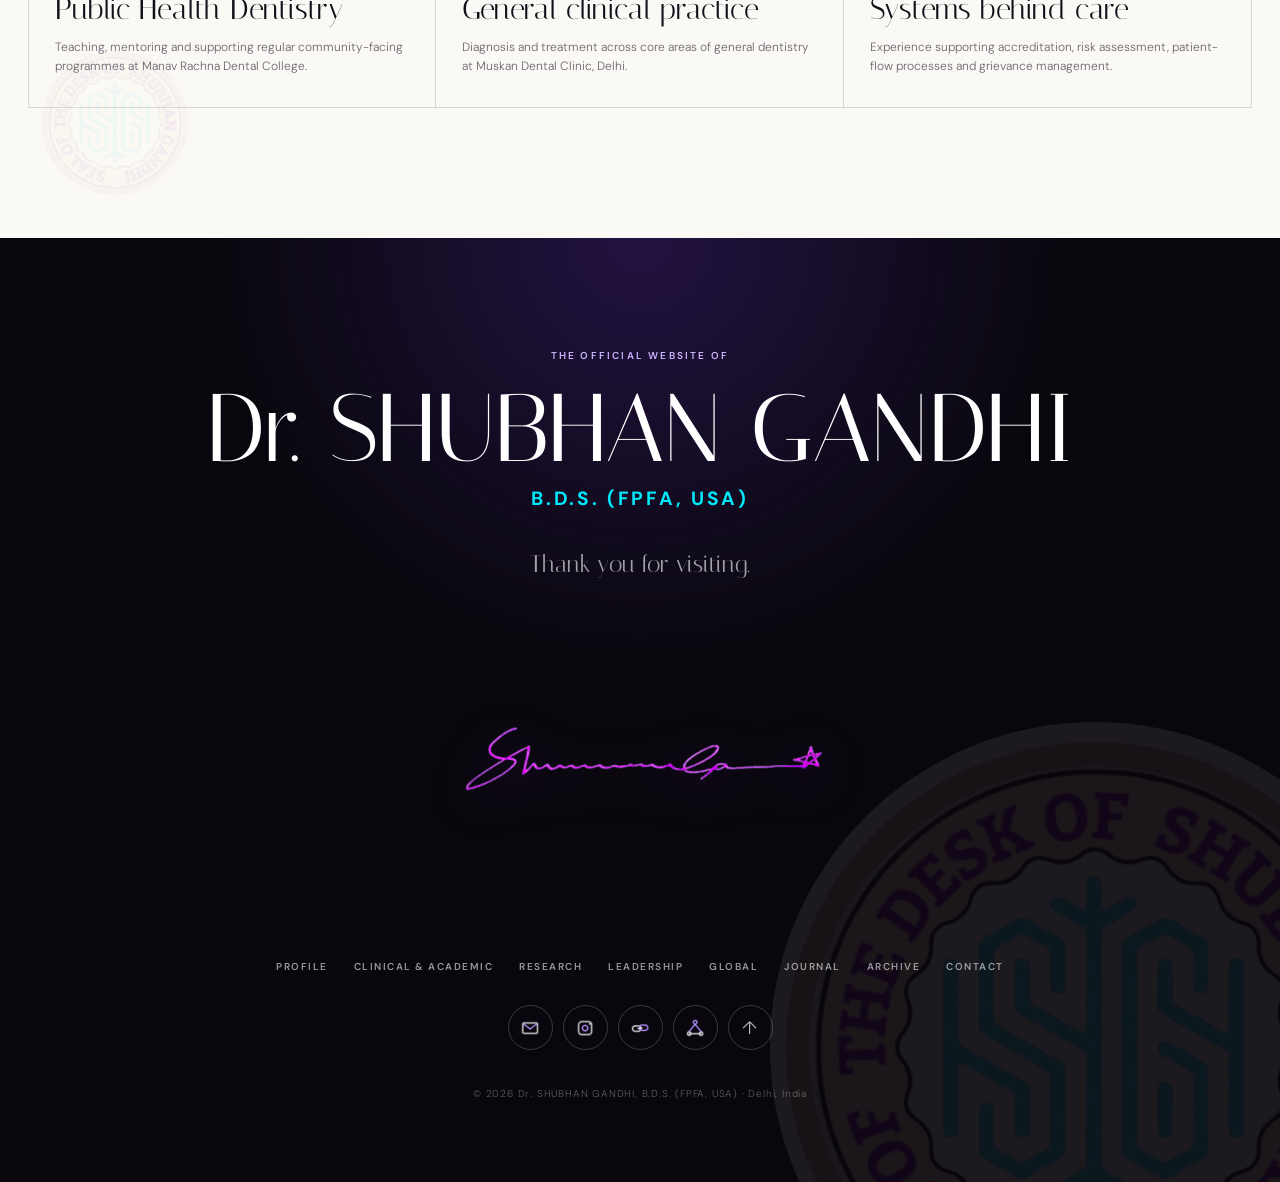
<file: clinical.html>
﻿<!doctype html>
<html lang="en">
<head>
  <meta charset="utf-8">
  <meta name="viewport" content="width=device-width, initial-scale=1">
  <meta name="theme-color" content="#111019">
  <meta name="description" content="Clinical practice, academic teaching, community outreach and institutional quality work by Dr. SHUBHAN GANDHI, B.D.S. (FPFA, USA).">
  <meta name="robots" content="index,follow,max-image-preview:large">
  <meta property="og:type" content="website">
  <meta property="og:title" content="Clinical and Academic Practice · Dr. SHUBHAN GANDHI, B.D.S. (FPFA, USA)">
  <meta property="og:description" content="Clinical practice, academic teaching, community outreach and institutional quality work by Dr. SHUBHAN GANDHI, B.D.S. (FPFA, USA).">
  <meta property="og:image" content="/public/og.png">
  <meta name="twitter:card" content="summary_large_image">
  <meta name="twitter:title" content="Clinical and Academic Practice · Dr. SHUBHAN GANDHI, B.D.S. (FPFA, USA)">
  <meta name="twitter:description" content="Clinical practice, academic teaching, community outreach and institutional quality work by Dr. SHUBHAN GANDHI, B.D.S. (FPFA, USA).">
  <meta name="twitter:image" content="/public/og.png">
  <title>Clinical and Academic Practice · Dr. SHUBHAN GANDHI, B.D.S. (FPFA, USA)</title>
  <link rel="canonical" href="clinical.html">
  <link rel="icon" href="assets/brand/sg-monogram.png" type="image/png">
  <link rel="manifest" href="site.webmanifest">
  <link rel="stylesheet" href="styles.css">
  <link rel="stylesheet" href="responsive.css">
</head>
<body data-page="clinical">
  <a class="skip-link" href="#main">Skip to content</a>
  <div class="scroll-progress" aria-hidden="true"><span></span></div>

  <div class="loader" aria-hidden="true">
    <img class="loader-monogram" src="assets/brand/sg-monogram.png" alt="">
    <img class="loader-signature" src="assets/brand/signature-compact.png" alt="">
  </div>

  <header class="nav-shell">
    <a class="signature-logo" href="index.html" aria-label="Dr. SHUBHAN GANDHI, B.D.S. (FPFA, USA) — home">
      <span class="nav-seal-watermark" aria-hidden="true"><img src="assets/brand/personal-seal.jpg" alt=""></span>
      <img class="nav-signature" src="assets/brand/signature-compact.png" alt="Signature of Dr. SHUBHAN GANDHI, B.D.S. (FPFA, USA)">
      <small>OFFICIAL WEBSITE</small>
    </a>
    <button class="menu-button" aria-expanded="false" aria-controls="site-menu">
      <span></span><span></span><span></span><b class="sr-only">Open navigation</b>
    </button>
    <nav id="site-menu" aria-label="Primary navigation">
      <a href="journey.html">Profile</a>
      <a href="clinical.html">Clinical &amp; Academic</a>
      <a href="research.html">Research</a>
      <a href="leadership.html">Leadership</a>
      <a href="global.html">Global</a>
      <a href="journal.html">Journal</a>
      <a href="archive.html">Archive</a>
      <a href="contact.html">Contact</a>
      <a href="vision.html">Vision</a>
    </nav>
  </header>

  <main id="main">
  <h1 class="sr-only">Clinical and Academic Practice — Dr. SHUBHAN GANDHI, B.D.S. (FPFA, USA)</h1>
<section class="clinical-academic section" id="clinical">
      <div class="section-label reveal"><span>02</span> Clinical &amp; academic practice</div>
      <div class="chapter-intro">
        <div>
          <p class="eyebrow reveal">CARE · TEACHING · COMMUNITY</p>
          <h2 class="reveal">Clinical practice keeps every systems question grounded.</h2>
        </div>
        <div class="statement-copy reveal">
          <p>Dr. Gandhi completed his Bachelor of Dental Surgery through Rajasthan University of Health Sciences and a rotating resident internship at Darshan Dental College and Hospital. He now combines general dental practice with academic work in Public Health Dentistry.</p>
          <p>At Manav Rachna Dental College, his responsibilities span teaching, student mentorship, community outreach, institutional quality processes and patient-service coordination. Continued evening clinical practice keeps that work connected to the experience of individual patients.</p>
        </div>
      </div>
      <div class="editorial-photo-grid">
        <figure class="editorial-photo editorial-wide reveal"><img src="public/journal/attachment-community-clinic.jpg" alt="Dr. SHUBHAN GANDHI providing clinical care"><figcaption><span>CLINICAL PRACTICE</span> Direct care remains the professional foundation.</figcaption></figure>
        <figure class="editorial-photo reveal"><img src="public/journal/journal-13.webp" alt="Community screening in practice"><figcaption><span>COMMUNITY HEALTH</span> Screening, education and earlier intervention.</figcaption></figure>
        <figure class="editorial-photo reveal"><img src="public/journal/journal-14.webp" alt="Community engagement and preventive oral-health education"><figcaption><span>EDUCATION</span> Communication and trust as public-health tools.</figcaption></figure>
      </div>
      <div class="practice-ledger reveal">
        <article><small>ACADEMIC FACULTY</small><h3>Public Health Dentistry</h3><p>Teaching, mentoring and supporting regular community-facing programmes at Manav Rachna Dental College.</p></article>
        <article><small>ASSOCIATE DENTIST</small><h3>General clinical practice</h3><p>Diagnosis and treatment across core areas of general dentistry at Muskan Dental Clinic, Delhi.</p></article>
        <article><small>QUALITY &amp; GOVERNANCE</small><h3>Systems behind care</h3><p>Experience supporting accreditation, risk assessment, patient-flow processes and grievance management.</p></article>
      </div>
    </section>
</main>

  <footer class="legacy-footer" id="footer">
    <img class="footer-seal-watermark" src="assets/brand/personal-seal.jpg" alt="" aria-hidden="true">
    <div class="footer-inner">
      <p class="footer-kicker">THE OFFICIAL WEBSITE OF</p>
      <h2>Dr. SHUBHAN GANDHI</h2>
      <strong>B.D.S. (FPFA, USA)</strong>
      <p class="footer-thanks">Thank you for visiting.</p>
      <img class="footer-signature" src="assets/brand/signature-full.png" alt="Signature of Dr. SHUBHAN GANDHI, B.D.S. (FPFA, USA)">
      <nav class="footer-nav" aria-label="Footer navigation">
        <a href="journey.html">Profile</a><a href="clinical.html">Clinical &amp; Academic</a><a href="research.html">Research</a><a href="leadership.html">Leadership</a><a href="global.html">Global</a><a href="journal.html">Journal</a><a href="archive.html">Archive</a><a href="contact.html">Contact</a>
      </nav>
      <div class="footer-socials" aria-label="Official contact links">
        <a href="mailto:dr.shubhangandhi@gmail.com" aria-label="Email"><img src="assets/icons/email.png" alt=""></a>
        <a href="https://www.instagram.com/shubhan.gandhi" target="_blank" rel="noopener" aria-label="Instagram"><img src="assets/icons/instagram.png" alt=""></a>
        <a href="https://www.linkedin.com/in/dr-shubhan-gandhi" target="_blank" rel="noopener" aria-label="LinkedIn"><img src="assets/icons/linkedin.png" alt=""></a>
        <a href="https://link.me/drshubhangandhi" target="_blank" rel="noopener" aria-label="LinkMe"><img src="assets/icons/linkme.png" alt=""></a>
        <a href="index.html" aria-label="Back to top"><span aria-hidden="true">↑</span></a>
      </div>
      <p class="footer-copyright">© 2026 Dr. SHUBHAN GANDHI, B.D.S. (FPFA, USA) · Delhi, India</p>
    </div>
  </footer>

  <dialog class="lightbox" id="lightbox" aria-labelledby="lightbox-title">
    <button class="lightbox-close" aria-label="Close viewer">×</button>
    <button class="lightbox-prev" aria-label="Previous item">←</button>
    <figure><img id="lightbox-image" alt=""><figcaption><span id="lightbox-index"></span><h3 id="lightbox-title"></h3><a id="lightbox-original" target="_blank" rel="noopener">Open original ↗</a></figcaption></figure>
    <button class="lightbox-next" aria-label="Next item">→</button>
  </dialog>

  <script src="archive-data.js"></script>
  <script src="journal-data.js"></script>
  <script src="world-map-data.js"></script>
  <script src="app.js"></script>
</body>
</html>
</file>
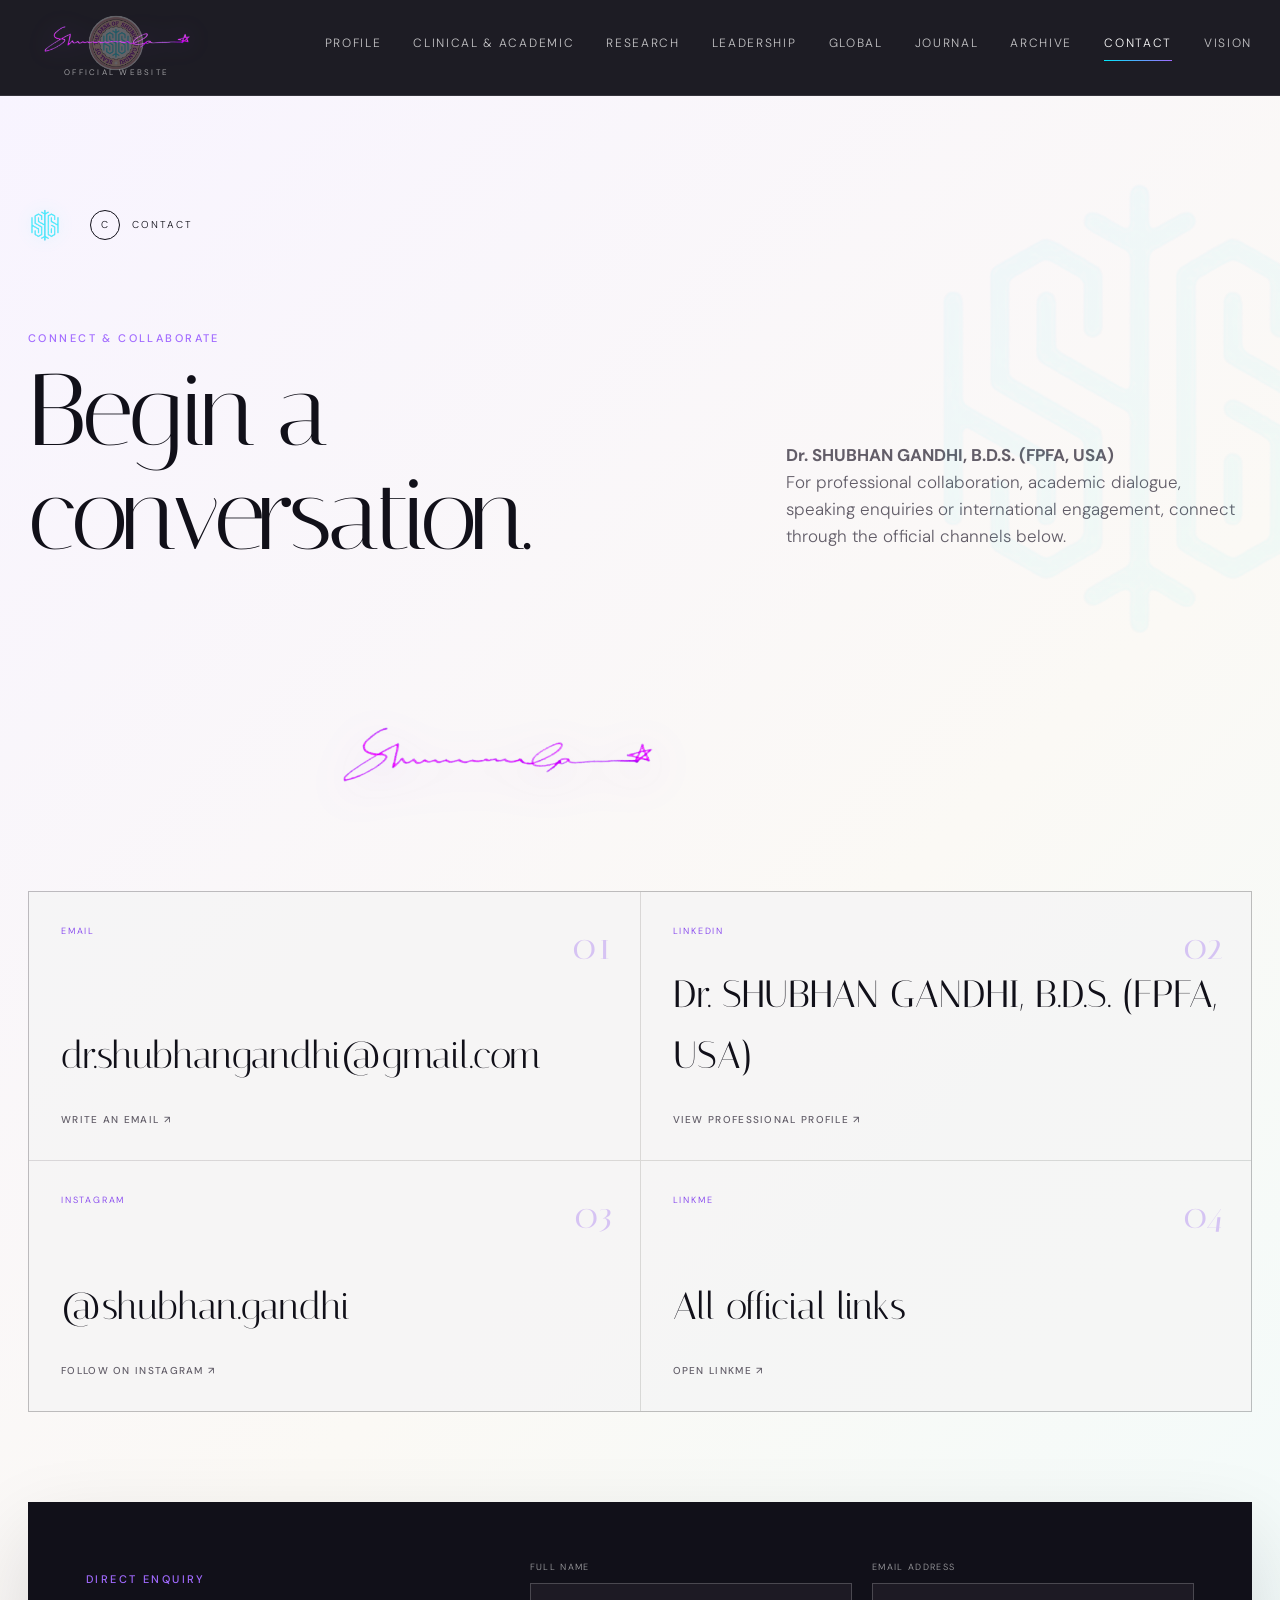
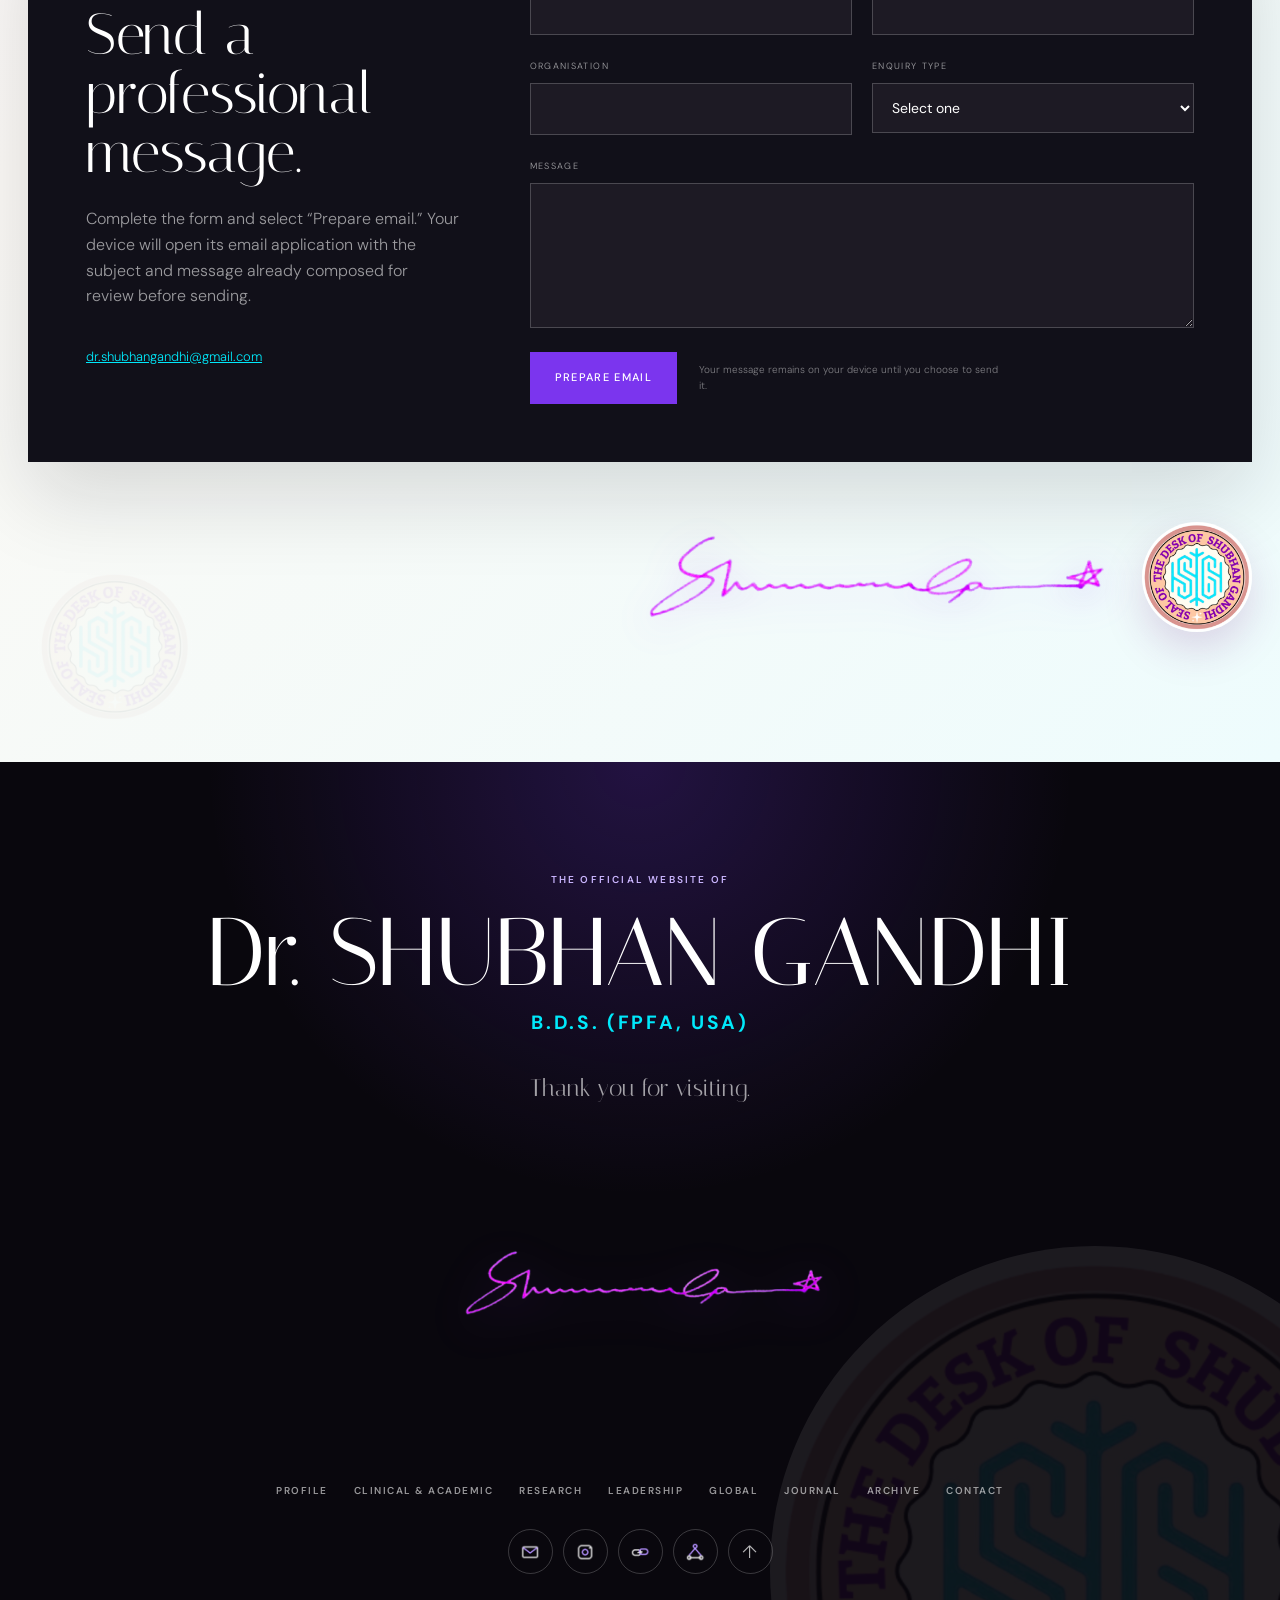
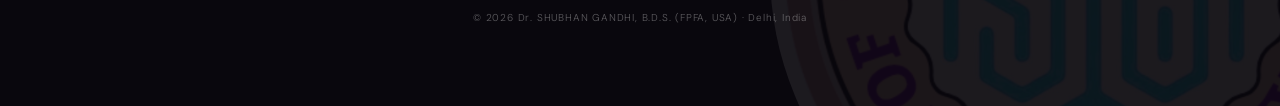
<file: contact.html>
﻿<!doctype html>
<html lang="en">
<head>
  <meta charset="utf-8">
  <meta name="viewport" content="width=device-width, initial-scale=1">
  <meta name="theme-color" content="#111019">
  <meta name="description" content="Official contact pathways for Dr. SHUBHAN GANDHI, B.D.S. (FPFA, USA), including email, LinkedIn, Instagram and LinkMe.">
  <meta name="robots" content="index,follow,max-image-preview:large">
  <meta property="og:type" content="website">
  <meta property="og:title" content="Contact · Dr. SHUBHAN GANDHI, B.D.S. (FPFA, USA)">
  <meta property="og:description" content="Official contact pathways for Dr. SHUBHAN GANDHI, B.D.S. (FPFA, USA), including email, LinkedIn, Instagram and LinkMe.">
  <meta property="og:image" content="/public/og.png">
  <meta name="twitter:card" content="summary_large_image">
  <meta name="twitter:title" content="Contact · Dr. SHUBHAN GANDHI, B.D.S. (FPFA, USA)">
  <meta name="twitter:description" content="Official contact pathways for Dr. SHUBHAN GANDHI, B.D.S. (FPFA, USA), including email, LinkedIn, Instagram and LinkMe.">
  <meta name="twitter:image" content="/public/og.png">
  <title>Contact · Dr. SHUBHAN GANDHI, B.D.S. (FPFA, USA)</title>
  <link rel="canonical" href="contact.html">
  <link rel="icon" href="assets/brand/sg-monogram.png" type="image/png">
  <link rel="manifest" href="site.webmanifest">
  <link rel="stylesheet" href="styles.css">
  <link rel="stylesheet" href="responsive.css">
</head>
<body data-page="contact">
  <a class="skip-link" href="#main">Skip to content</a>
  <div class="scroll-progress" aria-hidden="true"><span></span></div>

  <div class="loader" aria-hidden="true">
    <img class="loader-monogram" src="assets/brand/sg-monogram.png" alt="">
    <img class="loader-signature" src="assets/brand/signature-compact.png" alt="">
  </div>

  <header class="nav-shell">
    <a class="signature-logo" href="index.html" aria-label="Dr. SHUBHAN GANDHI, B.D.S. (FPFA, USA) — home">
      <span class="nav-seal-watermark" aria-hidden="true"><img src="assets/brand/personal-seal.jpg" alt=""></span>
      <img class="nav-signature" src="assets/brand/signature-compact.png" alt="Signature of Dr. SHUBHAN GANDHI, B.D.S. (FPFA, USA)">
      <small>OFFICIAL WEBSITE</small>
    </a>
    <button class="menu-button" aria-expanded="false" aria-controls="site-menu">
      <span></span><span></span><span></span><b class="sr-only">Open navigation</b>
    </button>
    <nav id="site-menu" aria-label="Primary navigation">
      <a href="journey.html">Profile</a>
      <a href="clinical.html">Clinical &amp; Academic</a>
      <a href="research.html">Research</a>
      <a href="leadership.html">Leadership</a>
      <a href="global.html">Global</a>
      <a href="journal.html">Journal</a>
      <a href="archive.html">Archive</a>
      <a href="contact.html">Contact</a>
      <a href="vision.html">Vision</a>
    </nav>
  </header>

  <main id="main">
  <h1 class="sr-only">Contact — Dr. SHUBHAN GANDHI, B.D.S. (FPFA, USA)</h1>
<section class="contact section" id="contact">
      <div class="section-label reveal"><span>C</span> Contact</div>
      <div class="contact-intro">
        <div>
          <p class="eyebrow reveal">CONNECT & COLLABORATE</p>
          <h2 class="reveal">Begin a<br>conversation.</h2>
        </div>
        <p class="reveal"><strong>Dr. SHUBHAN GANDHI, B.D.S. (FPFA, USA)</strong><br>For professional collaboration, academic dialogue, speaking enquiries or international engagement, connect through the official channels below.</p>
      </div>
      <div class="contact-grid">
        <a class="contact-card reveal" href="mailto:dr.shubhangandhi@gmail.com">
          <span>01</span><small>EMAIL</small><strong>dr.shubhangandhi@gmail.com</strong><b>Write an email ↗</b>
        </a>
        <a class="contact-card reveal" href="https://www.linkedin.com/in/dr-shubhan-gandhi" target="_blank" rel="noopener">
          <span>02</span><small>LINKEDIN</small><strong>Dr. SHUBHAN GANDHI, B.D.S. (FPFA, USA)</strong><b>View professional profile ↗</b>
        </a>
        <a class="contact-card reveal" href="https://www.instagram.com/shubhan.gandhi" target="_blank" rel="noopener">
          <span>03</span><small>INSTAGRAM</small><strong>@shubhan.gandhi</strong><b>Follow on Instagram ↗</b>
        </a>
        <a class="contact-card reveal" href="https://link.me/drshubhangandhi" target="_blank" rel="noopener">
          <span>04</span><small>LINKME</small><strong>All official links</strong><b>Open LinkMe ↗</b>
        </a>
      </div>
      <div class="email-panel reveal">
        <div class="email-panel-copy">
          <p class="eyebrow">DIRECT ENQUIRY</p>
          <h3>Send a professional message.</h3>
          <p>Complete the form and select “Prepare email.” Your device will open its email application with the subject and message already composed for review before sending.</p>
          <a href="mailto:dr.shubhangandhi@gmail.com">dr.shubhangandhi@gmail.com</a>
        </div>
        <form id="contact-form" class="contact-form">
          <div class="form-row">
            <label>Full name<input name="name" type="text" autocomplete="name" required></label>
            <label>Email address<input name="email" type="email" autocomplete="email" required></label>
          </div>
          <div class="form-row">
            <label>Organisation<input name="organisation" type="text" autocomplete="organization"></label>
            <label>Enquiry type
              <select name="type" required>
                <option value="">Select one</option>
                <option>Academic collaboration</option>
                <option>Speaking invitation</option>
                <option>Research or public health</option>
                <option>Professional networking</option>
                <option>Media enquiry</option>
                <option>Other</option>
              </select>
            </label>
          </div>
          <label>Message<textarea name="message" rows="6" required></textarea></label>
          <div class="form-submit">
            <button class="button primary" type="submit">Prepare email</button>
            <p id="contact-form-status" aria-live="polite">Your message remains on your device until you choose to send it.</p>
          </div>
        </form>
      </div>
      <div class="contact-signature reveal"><img src="assets/brand/signature-hero.png" alt="Signature of Dr. SHUBHAN GANDHI, B.D.S. (FPFA, USA)"><img src="assets/brand/personal-seal.jpg" alt="Personal seal"></div>
    </section>
</main>

  <footer class="legacy-footer" id="footer">
    <img class="footer-seal-watermark" src="assets/brand/personal-seal.jpg" alt="" aria-hidden="true">
    <div class="footer-inner">
      <p class="footer-kicker">THE OFFICIAL WEBSITE OF</p>
      <h2>Dr. SHUBHAN GANDHI</h2>
      <strong>B.D.S. (FPFA, USA)</strong>
      <p class="footer-thanks">Thank you for visiting.</p>
      <img class="footer-signature" src="assets/brand/signature-full.png" alt="Signature of Dr. SHUBHAN GANDHI, B.D.S. (FPFA, USA)">
      <nav class="footer-nav" aria-label="Footer navigation">
        <a href="journey.html">Profile</a><a href="clinical.html">Clinical &amp; Academic</a><a href="research.html">Research</a><a href="leadership.html">Leadership</a><a href="global.html">Global</a><a href="journal.html">Journal</a><a href="archive.html">Archive</a><a href="contact.html">Contact</a>
      </nav>
      <div class="footer-socials" aria-label="Official contact links">
        <a href="mailto:dr.shubhangandhi@gmail.com" aria-label="Email"><img src="assets/icons/email.png" alt=""></a>
        <a href="https://www.instagram.com/shubhan.gandhi" target="_blank" rel="noopener" aria-label="Instagram"><img src="assets/icons/instagram.png" alt=""></a>
        <a href="https://www.linkedin.com/in/dr-shubhan-gandhi" target="_blank" rel="noopener" aria-label="LinkedIn"><img src="assets/icons/linkedin.png" alt=""></a>
        <a href="https://link.me/drshubhangandhi" target="_blank" rel="noopener" aria-label="LinkMe"><img src="assets/icons/linkme.png" alt=""></a>
        <a href="index.html" aria-label="Back to top"><span aria-hidden="true">↑</span></a>
      </div>
      <p class="footer-copyright">© 2026 Dr. SHUBHAN GANDHI, B.D.S. (FPFA, USA) · Delhi, India</p>
    </div>
  </footer>

  <dialog class="lightbox" id="lightbox" aria-labelledby="lightbox-title">
    <button class="lightbox-close" aria-label="Close viewer">×</button>
    <button class="lightbox-prev" aria-label="Previous item">←</button>
    <figure><img id="lightbox-image" alt=""><figcaption><span id="lightbox-index"></span><h3 id="lightbox-title"></h3><a id="lightbox-original" target="_blank" rel="noopener">Open original ↗</a></figcaption></figure>
    <button class="lightbox-next" aria-label="Next item">→</button>
  </dialog>

  <script src="archive-data.js"></script>
  <script src="journal-data.js"></script>
  <script src="world-map-data.js"></script>
  <script src="app.js"></script>
</body>
</html>
</file>
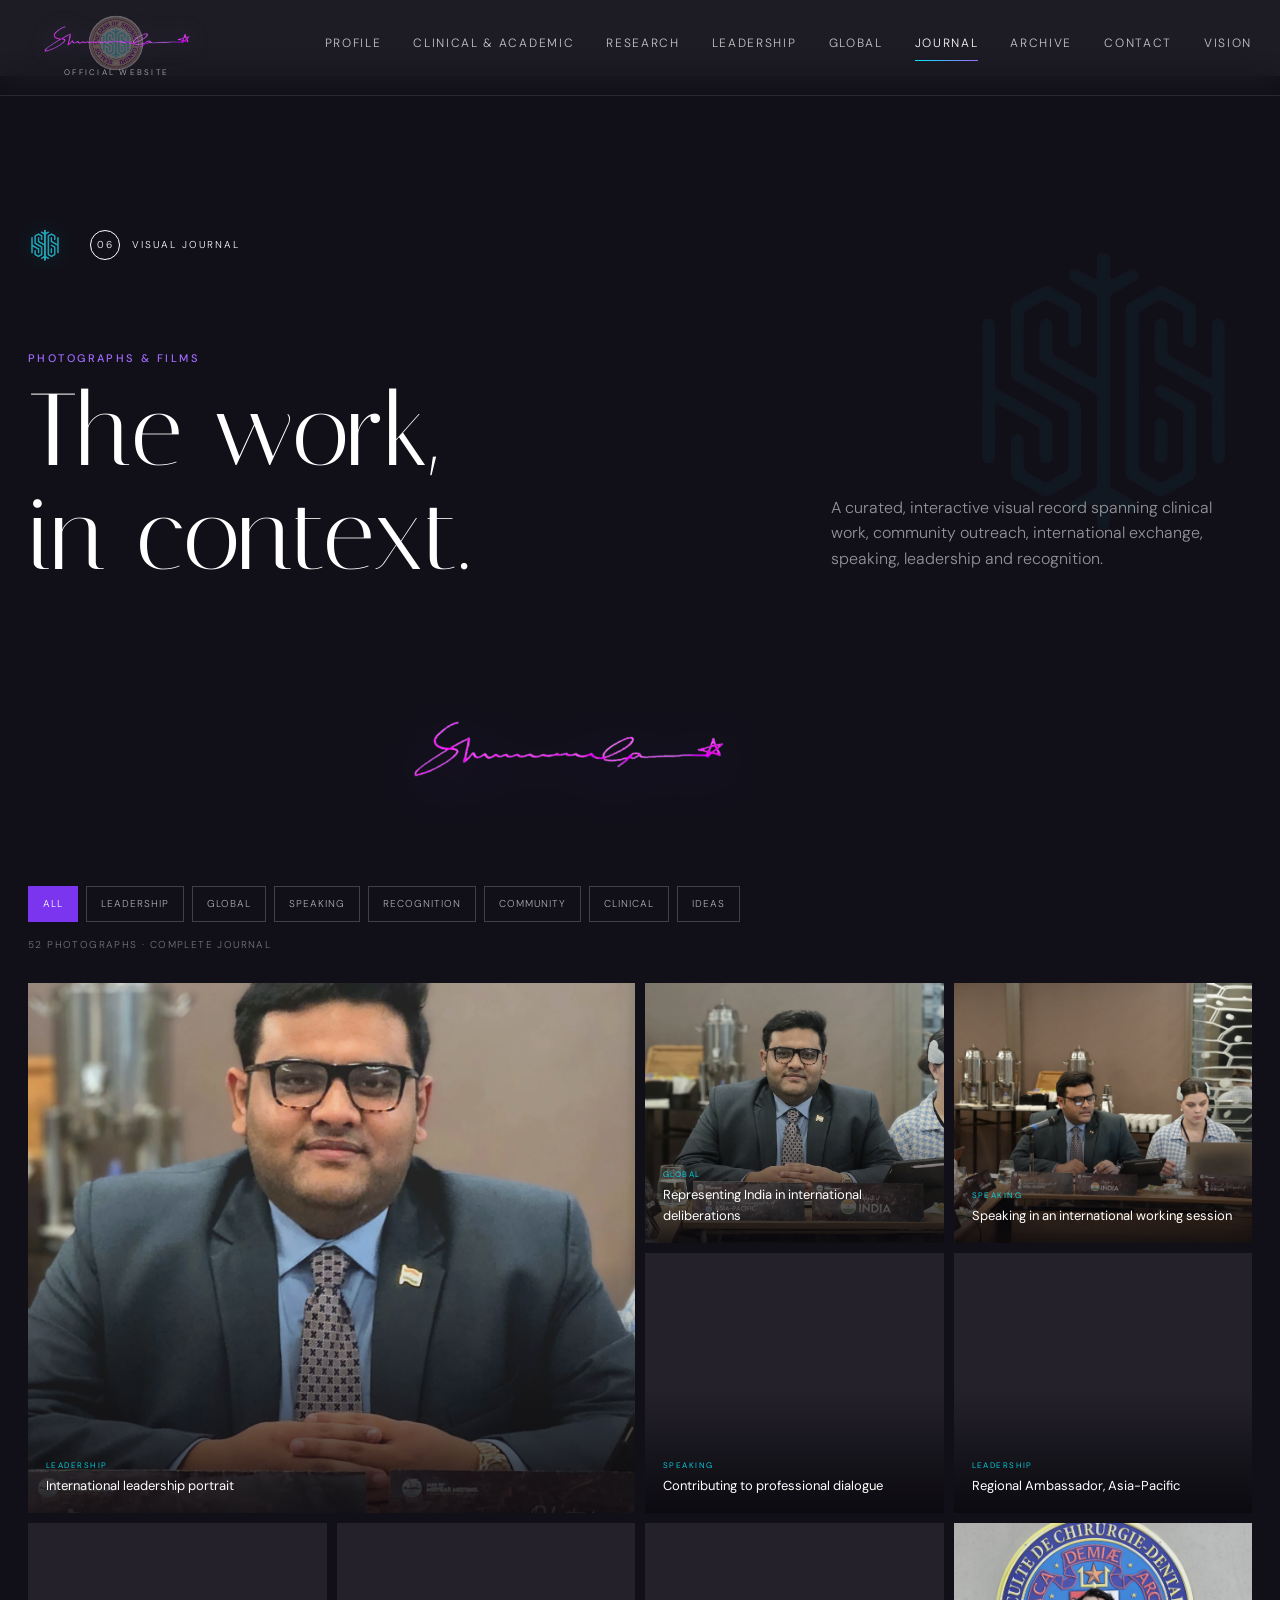
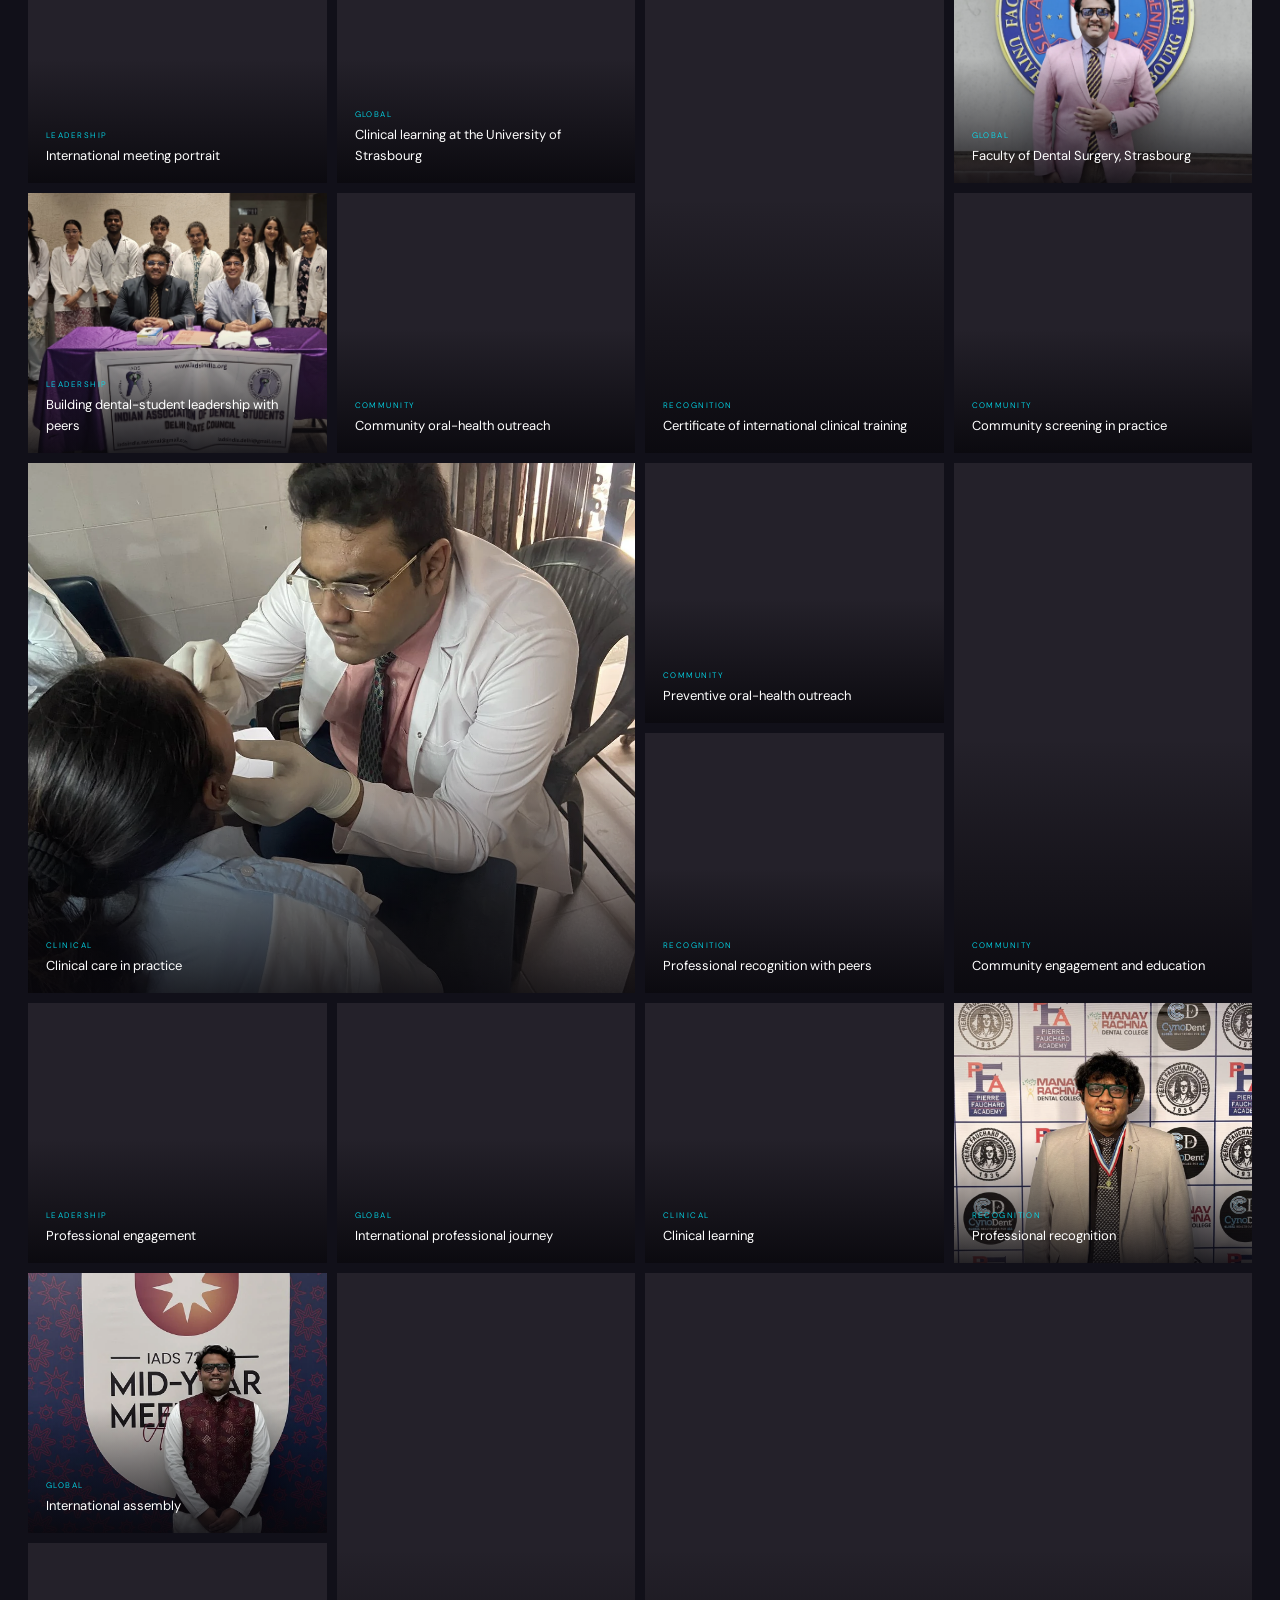
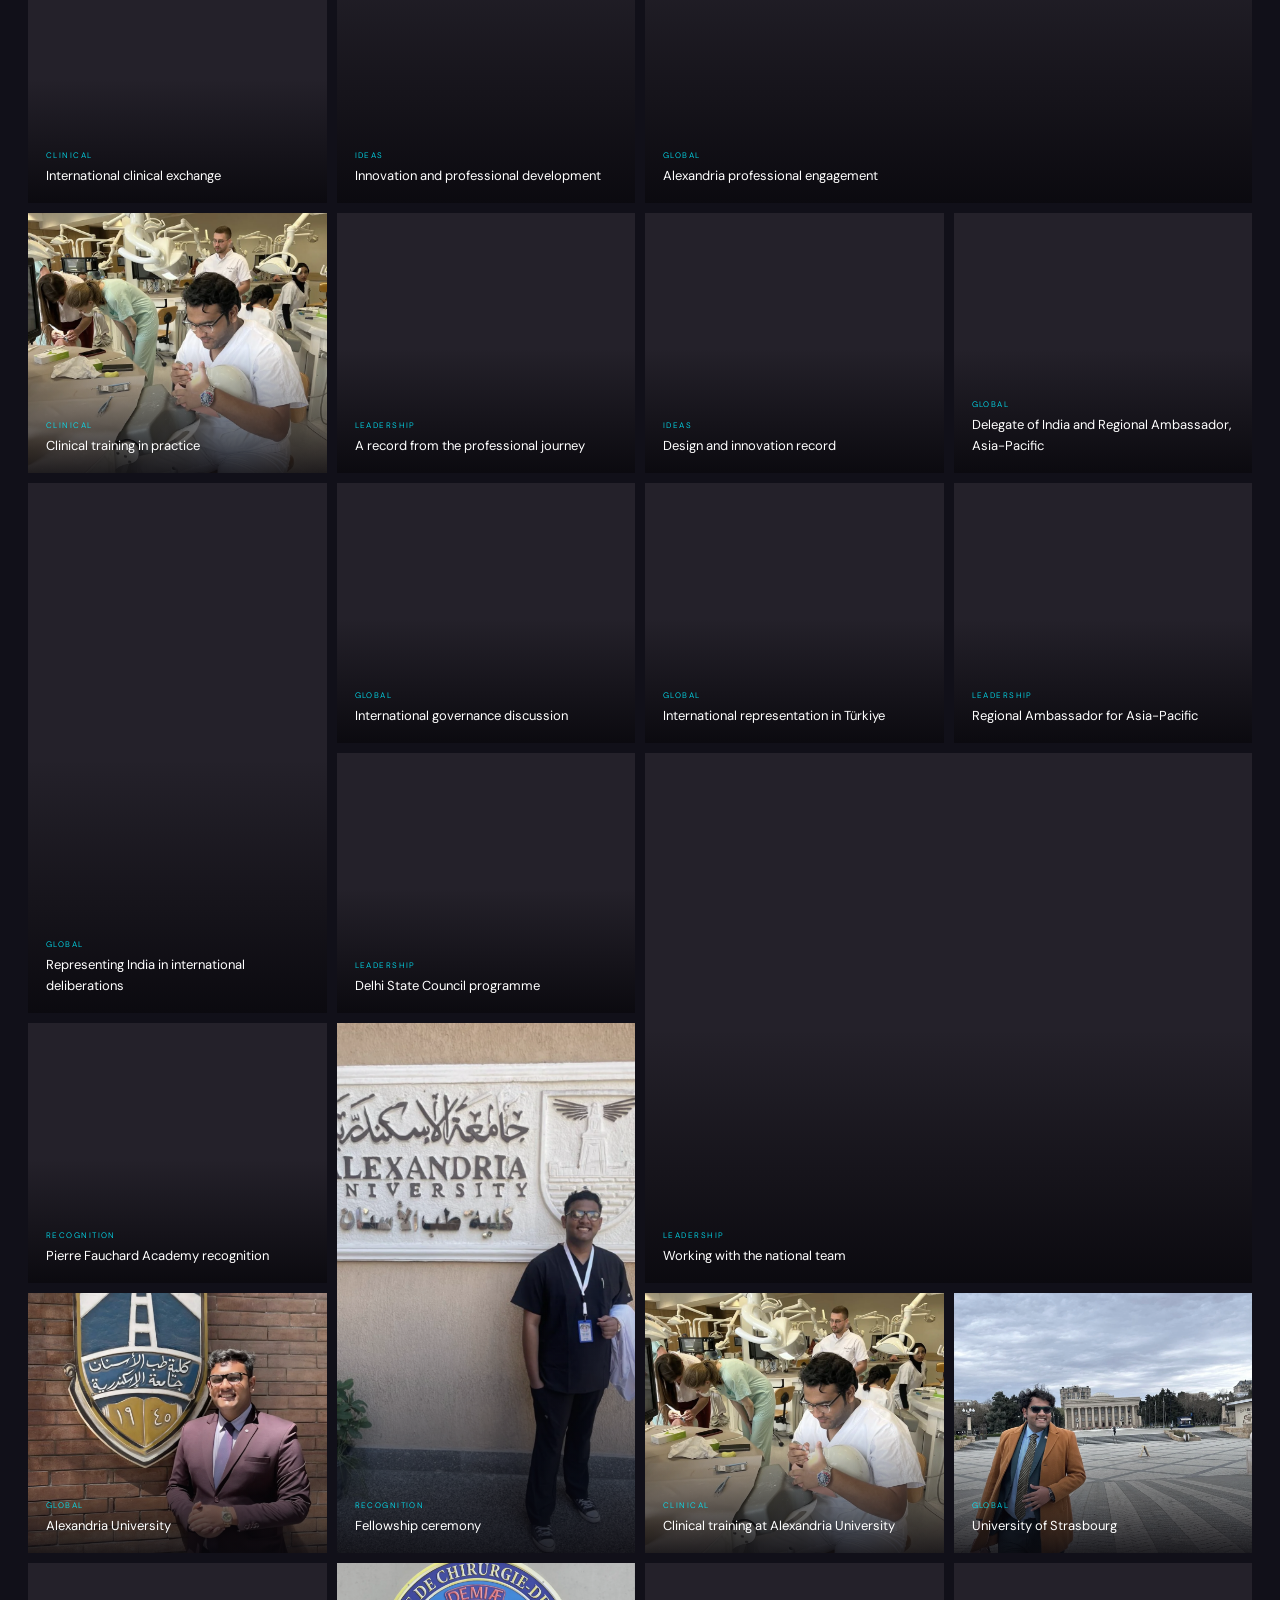
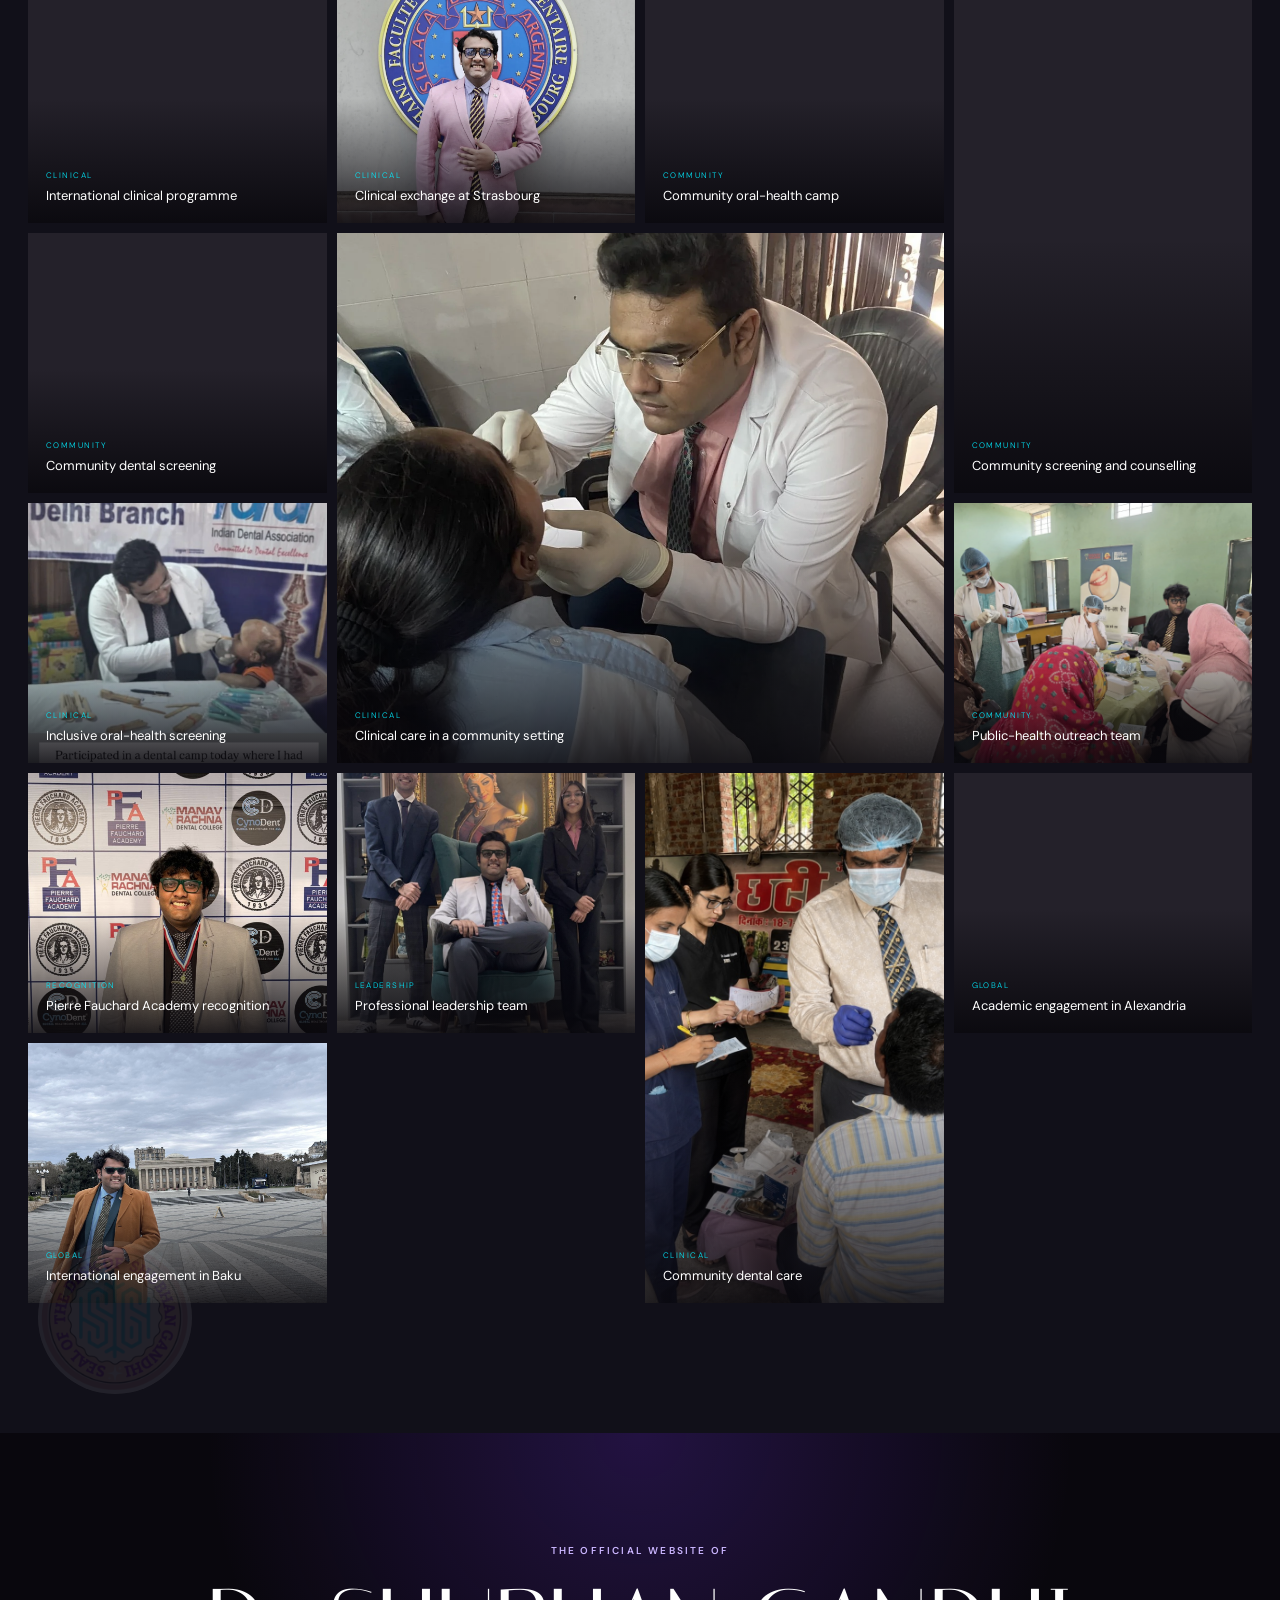
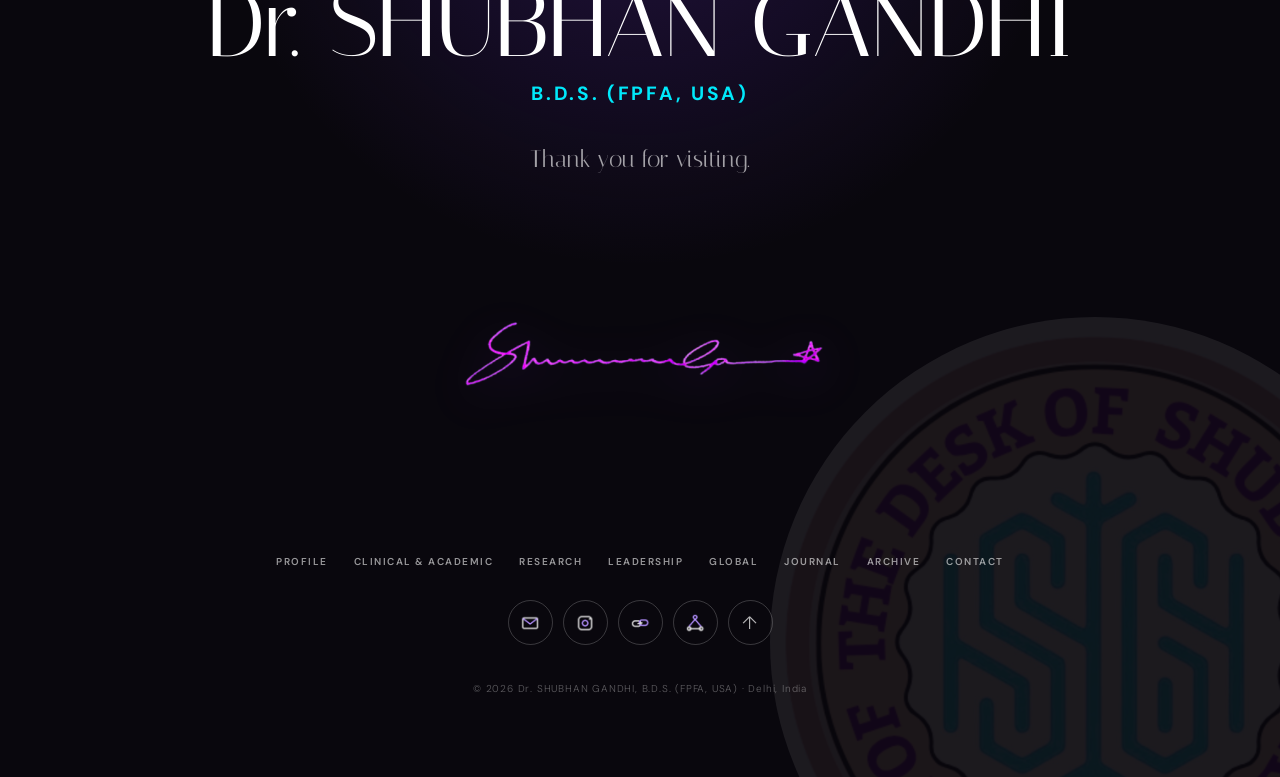
<file: journal.html>
﻿<!doctype html>
<html lang="en">
<head>
  <meta charset="utf-8">
  <meta name="viewport" content="width=device-width, initial-scale=1">
  <meta name="theme-color" content="#111019">
  <meta name="description" content="A complete photographic journal of clinical, community, leadership and international work by Dr. SHUBHAN GANDHI, B.D.S. (FPFA, USA).">
  <meta name="robots" content="index,follow,max-image-preview:large">
  <meta property="og:type" content="website">
  <meta property="og:title" content="Visual Journal · Dr. SHUBHAN GANDHI, B.D.S. (FPFA, USA)">
  <meta property="og:description" content="A complete photographic journal of clinical, community, leadership and international work by Dr. SHUBHAN GANDHI, B.D.S. (FPFA, USA).">
  <meta property="og:image" content="/public/og.png">
  <meta name="twitter:card" content="summary_large_image">
  <meta name="twitter:title" content="Visual Journal · Dr. SHUBHAN GANDHI, B.D.S. (FPFA, USA)">
  <meta name="twitter:description" content="A complete photographic journal of clinical, community, leadership and international work by Dr. SHUBHAN GANDHI, B.D.S. (FPFA, USA).">
  <meta name="twitter:image" content="/public/og.png">
  <title>Visual Journal · Dr. SHUBHAN GANDHI, B.D.S. (FPFA, USA)</title>
  <link rel="canonical" href="journal.html">
  <link rel="icon" href="assets/brand/sg-monogram.png" type="image/png">
  <link rel="manifest" href="site.webmanifest">
  <link rel="stylesheet" href="styles.css">
  <link rel="stylesheet" href="responsive.css">
</head>
<body data-page="journal">
  <a class="skip-link" href="#main">Skip to content</a>
  <div class="scroll-progress" aria-hidden="true"><span></span></div>

  <div class="loader" aria-hidden="true">
    <img class="loader-monogram" src="assets/brand/sg-monogram.png" alt="">
    <img class="loader-signature" src="assets/brand/signature-compact.png" alt="">
  </div>

  <header class="nav-shell">
    <a class="signature-logo" href="index.html" aria-label="Dr. SHUBHAN GANDHI, B.D.S. (FPFA, USA) — home">
      <span class="nav-seal-watermark" aria-hidden="true"><img src="assets/brand/personal-seal.jpg" alt=""></span>
      <img class="nav-signature" src="assets/brand/signature-compact.png" alt="Signature of Dr. SHUBHAN GANDHI, B.D.S. (FPFA, USA)">
      <small>OFFICIAL WEBSITE</small>
    </a>
    <button class="menu-button" aria-expanded="false" aria-controls="site-menu">
      <span></span><span></span><span></span><b class="sr-only">Open navigation</b>
    </button>
    <nav id="site-menu" aria-label="Primary navigation">
      <a href="journey.html">Profile</a>
      <a href="clinical.html">Clinical &amp; Academic</a>
      <a href="research.html">Research</a>
      <a href="leadership.html">Leadership</a>
      <a href="global.html">Global</a>
      <a href="journal.html">Journal</a>
      <a href="archive.html">Archive</a>
      <a href="contact.html">Contact</a>
      <a href="vision.html">Vision</a>
    </nav>
  </header>

  <main id="main">
  <h1 class="sr-only">Visual Journal — Dr. SHUBHAN GANDHI, B.D.S. (FPFA, USA)</h1>
<section class="stories section dark" id="journal">
      <div class="section-label reveal"><span>06</span> Visual journal</div>
      <div class="stories-head">
        <div><p class="eyebrow reveal">PHOTOGRAPHS & FILMS</p><h2 class="reveal">The work,<br>in context.</h2></div>
        <p class="reveal">A curated, interactive visual record spanning clinical work, community outreach, international exchange, speaking, leadership and recognition.</p>
      </div>
      <div class="journal-tools reveal" role="group" aria-label="Filter visual journal"></div>
      <p class="journal-status" id="journal-status" aria-live="polite"></p>
      <div class="journal-grid" id="journal-grid"></div>
    </section>
</main>

  <footer class="legacy-footer" id="footer">
    <img class="footer-seal-watermark" src="assets/brand/personal-seal.jpg" alt="" aria-hidden="true">
    <div class="footer-inner">
      <p class="footer-kicker">THE OFFICIAL WEBSITE OF</p>
      <h2>Dr. SHUBHAN GANDHI</h2>
      <strong>B.D.S. (FPFA, USA)</strong>
      <p class="footer-thanks">Thank you for visiting.</p>
      <img class="footer-signature" src="assets/brand/signature-full.png" alt="Signature of Dr. SHUBHAN GANDHI, B.D.S. (FPFA, USA)">
      <nav class="footer-nav" aria-label="Footer navigation">
        <a href="journey.html">Profile</a><a href="clinical.html">Clinical &amp; Academic</a><a href="research.html">Research</a><a href="leadership.html">Leadership</a><a href="global.html">Global</a><a href="journal.html">Journal</a><a href="archive.html">Archive</a><a href="contact.html">Contact</a>
      </nav>
      <div class="footer-socials" aria-label="Official contact links">
        <a href="mailto:dr.shubhangandhi@gmail.com" aria-label="Email"><img src="assets/icons/email.png" alt=""></a>
        <a href="https://www.instagram.com/shubhan.gandhi" target="_blank" rel="noopener" aria-label="Instagram"><img src="assets/icons/instagram.png" alt=""></a>
        <a href="https://www.linkedin.com/in/dr-shubhan-gandhi" target="_blank" rel="noopener" aria-label="LinkedIn"><img src="assets/icons/linkedin.png" alt=""></a>
        <a href="https://link.me/drshubhangandhi" target="_blank" rel="noopener" aria-label="LinkMe"><img src="assets/icons/linkme.png" alt=""></a>
        <a href="index.html" aria-label="Back to top"><span aria-hidden="true">↑</span></a>
      </div>
      <p class="footer-copyright">© 2026 Dr. SHUBHAN GANDHI, B.D.S. (FPFA, USA) · Delhi, India</p>
    </div>
  </footer>

  <dialog class="lightbox" id="lightbox" aria-labelledby="lightbox-title">
    <button class="lightbox-close" aria-label="Close viewer">×</button>
    <button class="lightbox-prev" aria-label="Previous item">←</button>
    <figure><img id="lightbox-image" alt=""><figcaption><span id="lightbox-index"></span><h3 id="lightbox-title"></h3><a id="lightbox-original" target="_blank" rel="noopener">Open original ↗</a></figcaption></figure>
    <button class="lightbox-next" aria-label="Next item">→</button>
  </dialog>

  <script src="archive-data.js"></script>
  <script src="journal-data.js"></script>
  <script src="world-map-data.js"></script>
  <script src="app.js"></script>
</body>
</html>
</file>
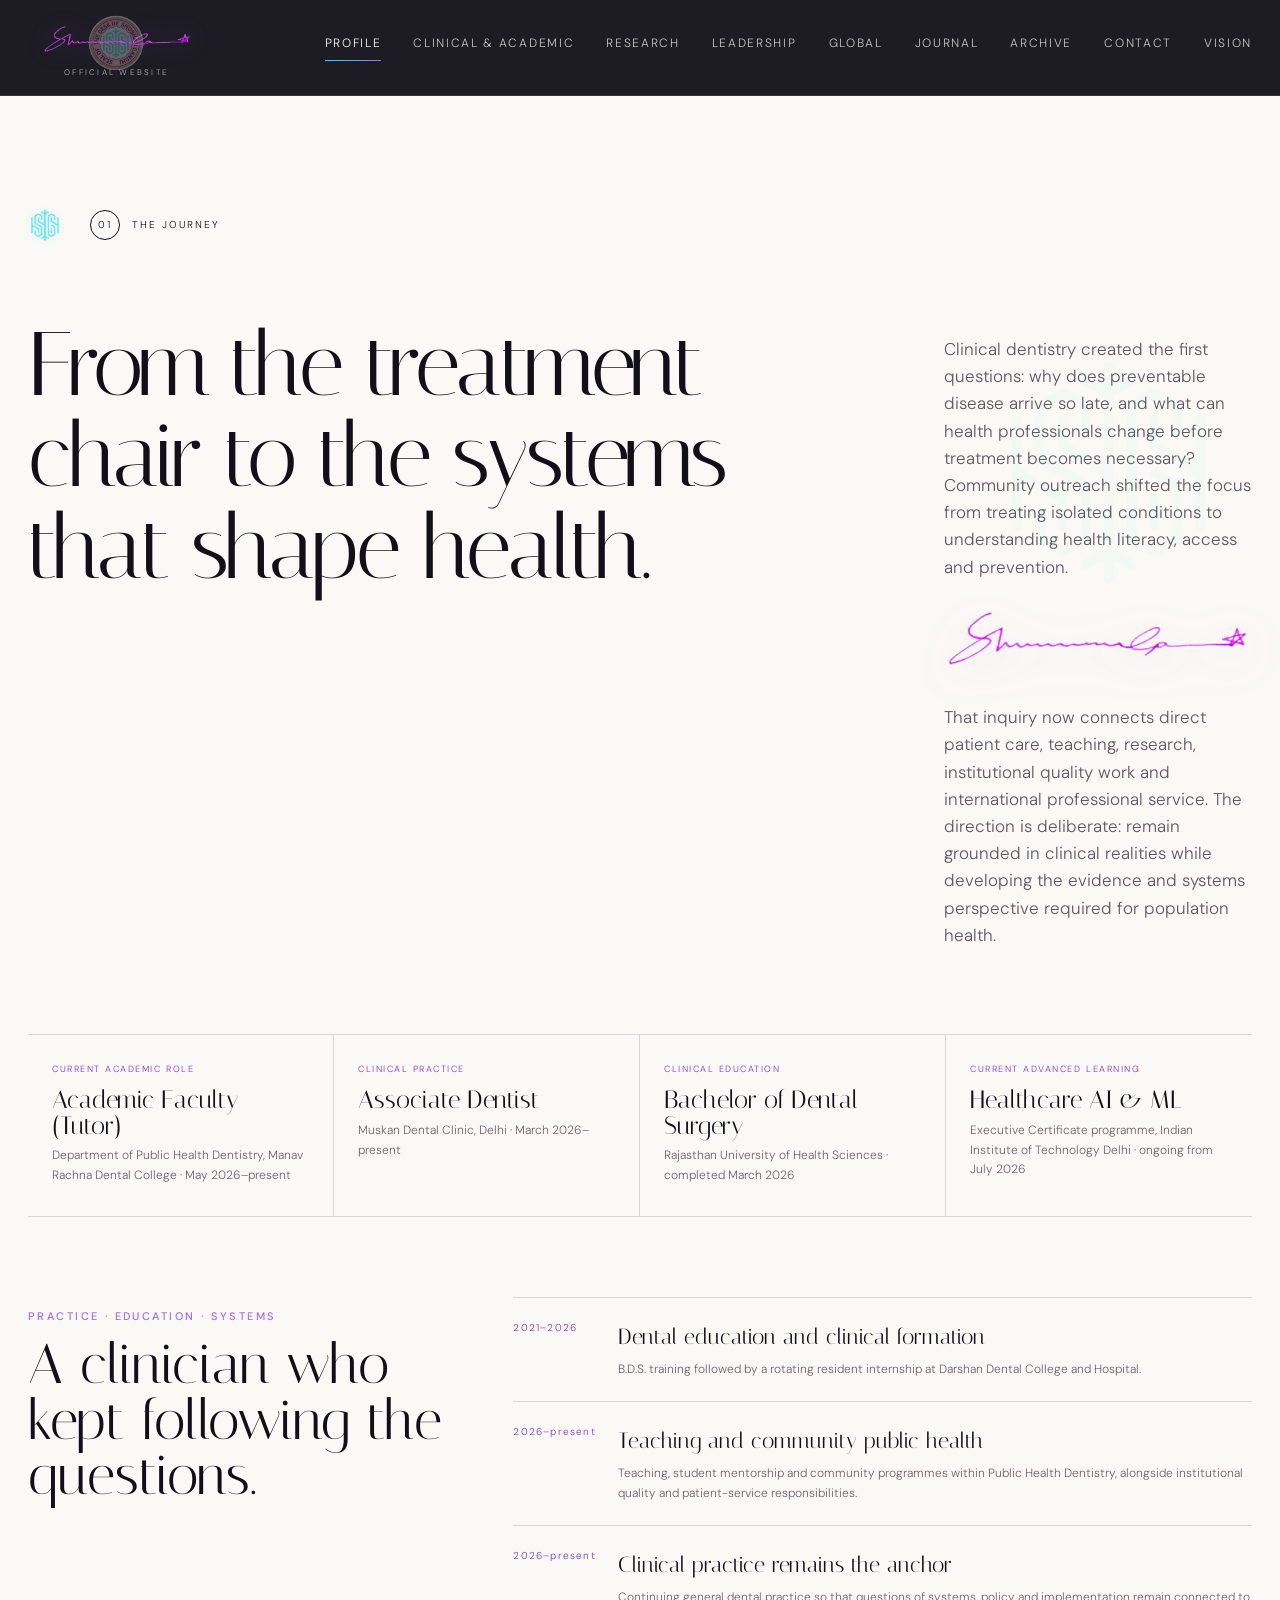
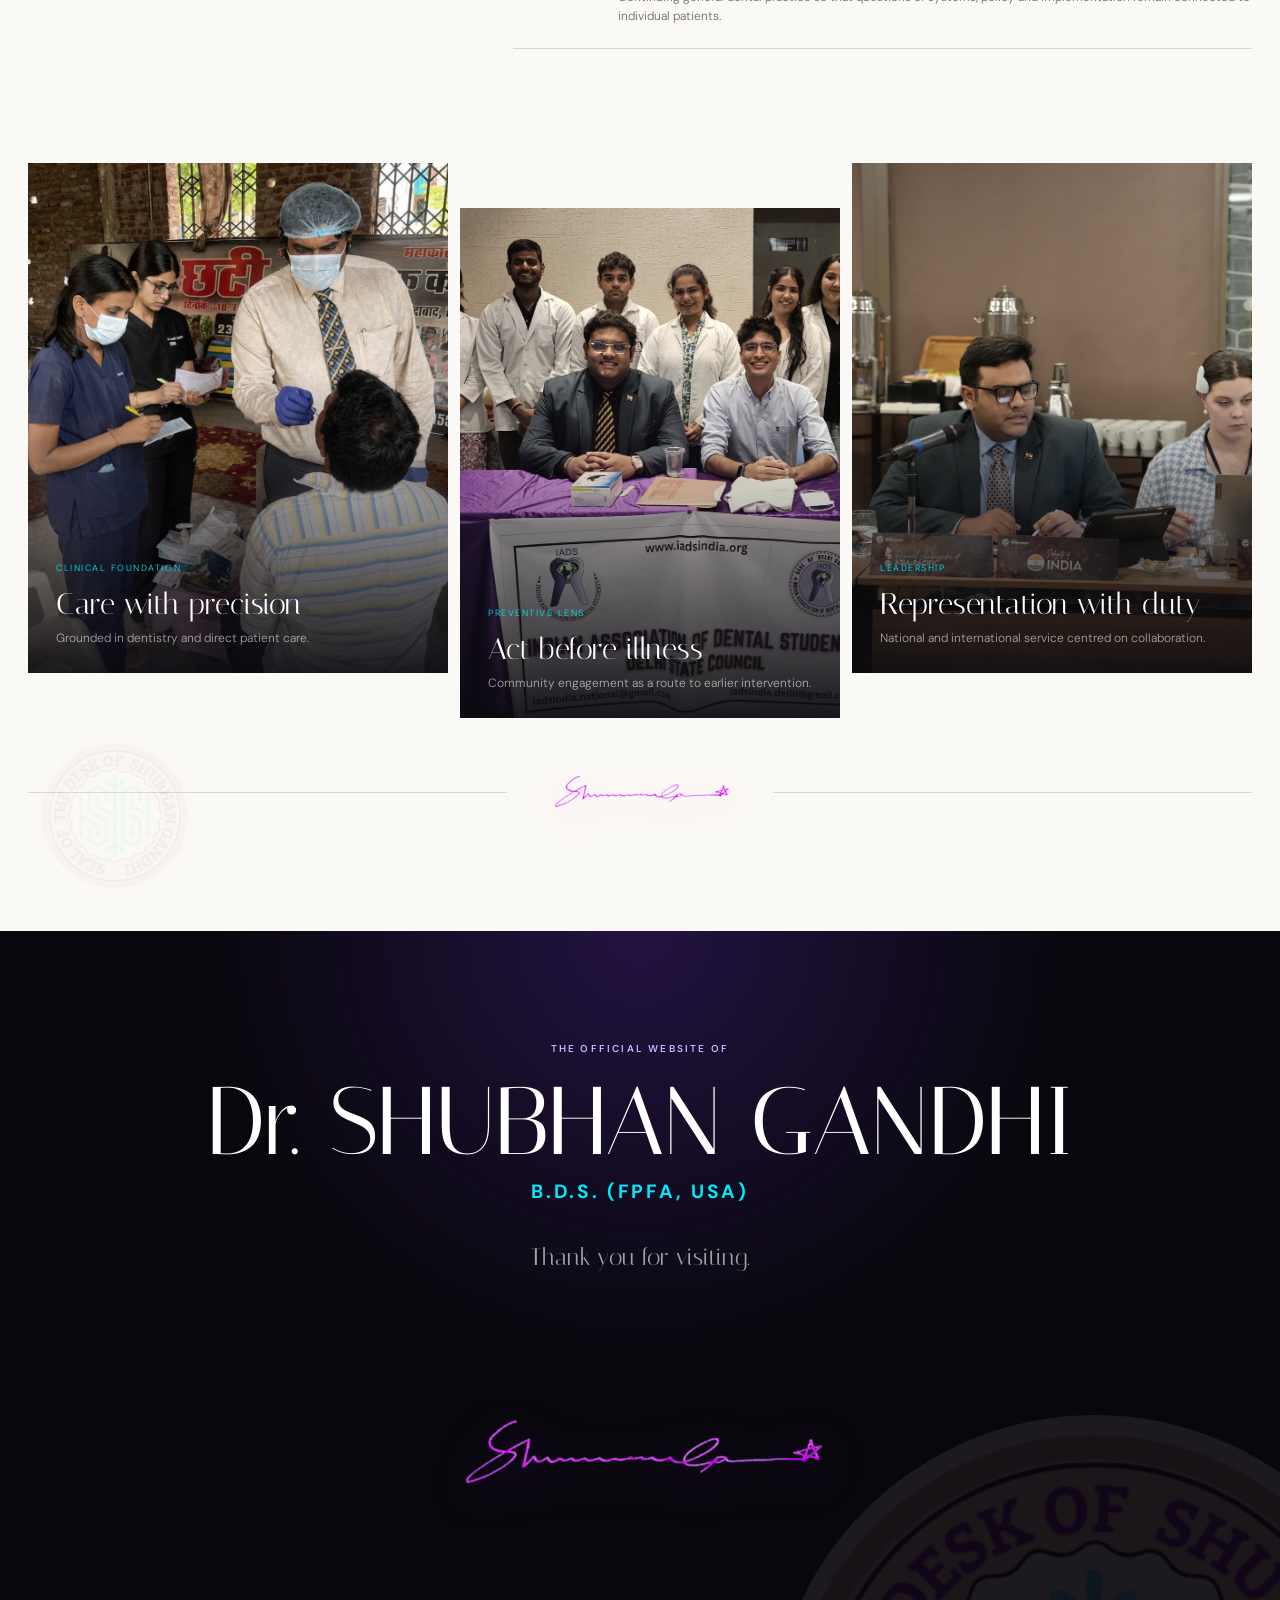
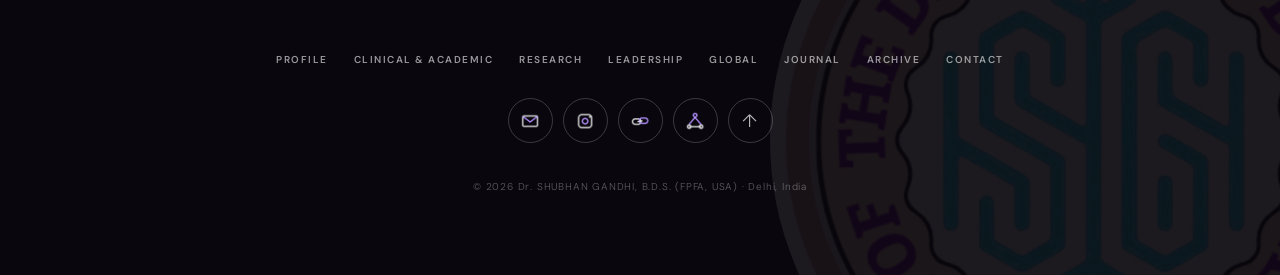
<file: journey.html>
﻿<!doctype html>
<html lang="en">
<head>
  <meta charset="utf-8">
  <meta name="viewport" content="width=device-width, initial-scale=1">
  <meta name="theme-color" content="#111019">
  <meta name="description" content="The professional profile and journey of Dr. SHUBHAN GANDHI, B.D.S. (FPFA, USA), from clinical dentistry to prevention, education and population health.">
  <meta name="robots" content="index,follow,max-image-preview:large">
  <meta property="og:type" content="website">
  <meta property="og:title" content="Profile and Journey · Dr. SHUBHAN GANDHI, B.D.S. (FPFA, USA)">
  <meta property="og:description" content="The professional profile and journey of Dr. SHUBHAN GANDHI, B.D.S. (FPFA, USA), from clinical dentistry to prevention, education and population health.">
  <meta property="og:image" content="/public/og.png">
  <meta name="twitter:card" content="summary_large_image">
  <meta name="twitter:title" content="Profile and Journey · Dr. SHUBHAN GANDHI, B.D.S. (FPFA, USA)">
  <meta name="twitter:description" content="The professional profile and journey of Dr. SHUBHAN GANDHI, B.D.S. (FPFA, USA), from clinical dentistry to prevention, education and population health.">
  <meta name="twitter:image" content="/public/og.png">
  <title>Profile and Journey · Dr. SHUBHAN GANDHI, B.D.S. (FPFA, USA)</title>
  <link rel="canonical" href="journey.html">
  <link rel="icon" href="assets/brand/sg-monogram.png" type="image/png">
  <link rel="manifest" href="site.webmanifest">
  <link rel="stylesheet" href="styles.css">
  <link rel="stylesheet" href="responsive.css">
</head>
<body data-page="journey">
  <a class="skip-link" href="#main">Skip to content</a>
  <div class="scroll-progress" aria-hidden="true"><span></span></div>

  <div class="loader" aria-hidden="true">
    <img class="loader-monogram" src="assets/brand/sg-monogram.png" alt="">
    <img class="loader-signature" src="assets/brand/signature-compact.png" alt="">
  </div>

  <header class="nav-shell">
    <a class="signature-logo" href="index.html" aria-label="Dr. SHUBHAN GANDHI, B.D.S. (FPFA, USA) — home">
      <span class="nav-seal-watermark" aria-hidden="true"><img src="assets/brand/personal-seal.jpg" alt=""></span>
      <img class="nav-signature" src="assets/brand/signature-compact.png" alt="Signature of Dr. SHUBHAN GANDHI, B.D.S. (FPFA, USA)">
      <small>OFFICIAL WEBSITE</small>
    </a>
    <button class="menu-button" aria-expanded="false" aria-controls="site-menu">
      <span></span><span></span><span></span><b class="sr-only">Open navigation</b>
    </button>
    <nav id="site-menu" aria-label="Primary navigation">
      <a href="journey.html">Profile</a>
      <a href="clinical.html">Clinical &amp; Academic</a>
      <a href="research.html">Research</a>
      <a href="leadership.html">Leadership</a>
      <a href="global.html">Global</a>
      <a href="journal.html">Journal</a>
      <a href="archive.html">Archive</a>
      <a href="contact.html">Contact</a>
      <a href="vision.html">Vision</a>
    </nav>
  </header>

  <main id="main">
  <h1 class="sr-only">Profile and Journey — Dr. SHUBHAN GANDHI, B.D.S. (FPFA, USA)</h1>
<section class="statement section" id="journey">
      <div class="section-label reveal"><span>01</span> The journey</div>
      <div class="statement-grid">
        <h2 class="reveal">From the treatment chair to the systems that shape health.</h2>
        <div class="statement-copy reveal">
          <p>Clinical dentistry created the first questions: why does preventable disease arrive so late, and what can health professionals change before treatment becomes necessary? Community outreach shifted the focus from treating isolated conditions to understanding health literacy, access and prevention.</p>
          <p>That inquiry now connects direct patient care, teaching, research, institutional quality work and international professional service. The direction is deliberate: remain grounded in clinical realities while developing the evidence and systems perspective required for population health.</p>
        </div>
      </div>
      <div class="profile-facts reveal" aria-label="Professional profile">
        <article><small>CURRENT ACADEMIC ROLE</small><h3>Academic Faculty (Tutor)</h3><p>Department of Public Health Dentistry, Manav Rachna Dental College · May 2026–present</p></article>
        <article><small>CLINICAL PRACTICE</small><h3>Associate Dentist</h3><p>Muskan Dental Clinic, Delhi · March 2026–present</p></article>
        <article><small>CLINICAL EDUCATION</small><h3>Bachelor of Dental Surgery</h3><p>Rajasthan University of Health Sciences · completed March 2026</p></article>
        <article><small>CURRENT ADVANCED LEARNING</small><h3>Healthcare AI &amp; ML</h3><p>Executive Certificate programme, Indian Institute of Technology Delhi · ongoing from July 2026</p></article>
      </div>
      <div class="career-ledger reveal">
        <div>
          <p class="eyebrow">PRACTICE · EDUCATION · SYSTEMS</p>
          <h3>A clinician who kept following the questions.</h3>
        </div>
        <ol>
          <li><span>2021–2026</span><strong>Dental education and clinical formation</strong><p>B.D.S. training followed by a rotating resident internship at Darshan Dental College and Hospital.</p></li>
          <li><span>2026–present</span><strong>Teaching and community public health</strong><p>Teaching, student mentorship and community programmes within Public Health Dentistry, alongside institutional quality and patient-service responsibilities.</p></li>
          <li><span>2026–present</span><strong>Clinical practice remains the anchor</strong><p>Continuing general dental practice so that questions of systems, policy and implementation remain connected to individual patients.</p></li>
        </ol>
      </div>
      <div class="chapter-visuals">
        <article class="chapter-visual reveal"><img src="public/journal/attachment-community-clinic.jpg" alt="Community dental care in practice"><div><span>Clinical foundation</span><h3>Care with precision</h3><p>Grounded in dentistry and direct patient care.</p></div></article>
        <article class="chapter-visual reveal"><img src="public/journal/journal-10.webp" alt="Community oral-health outreach"><div><span>Preventive lens</span><h3>Act before illness</h3><p>Community engagement as a route to earlier intervention.</p></div></article>
        <article class="chapter-visual reveal"><img src="public/journal/journal-03.webp" alt="Speaking in an international working session"><div><span>Leadership</span><h3>Representation with duty</h3><p>National and international service centred on collaboration.</p></div></article>
      </div>
      <div class="signature-divider reveal" aria-hidden="true"><img src="assets/brand/signature-compact.png" alt=""></div>
    </section>
</main>

  <footer class="legacy-footer" id="footer">
    <img class="footer-seal-watermark" src="assets/brand/personal-seal.jpg" alt="" aria-hidden="true">
    <div class="footer-inner">
      <p class="footer-kicker">THE OFFICIAL WEBSITE OF</p>
      <h2>Dr. SHUBHAN GANDHI</h2>
      <strong>B.D.S. (FPFA, USA)</strong>
      <p class="footer-thanks">Thank you for visiting.</p>
      <img class="footer-signature" src="assets/brand/signature-full.png" alt="Signature of Dr. SHUBHAN GANDHI, B.D.S. (FPFA, USA)">
      <nav class="footer-nav" aria-label="Footer navigation">
        <a href="journey.html">Profile</a><a href="clinical.html">Clinical &amp; Academic</a><a href="research.html">Research</a><a href="leadership.html">Leadership</a><a href="global.html">Global</a><a href="journal.html">Journal</a><a href="archive.html">Archive</a><a href="contact.html">Contact</a>
      </nav>
      <div class="footer-socials" aria-label="Official contact links">
        <a href="mailto:dr.shubhangandhi@gmail.com" aria-label="Email"><img src="assets/icons/email.png" alt=""></a>
        <a href="https://www.instagram.com/shubhan.gandhi" target="_blank" rel="noopener" aria-label="Instagram"><img src="assets/icons/instagram.png" alt=""></a>
        <a href="https://www.linkedin.com/in/dr-shubhan-gandhi" target="_blank" rel="noopener" aria-label="LinkedIn"><img src="assets/icons/linkedin.png" alt=""></a>
        <a href="https://link.me/drshubhangandhi" target="_blank" rel="noopener" aria-label="LinkMe"><img src="assets/icons/linkme.png" alt=""></a>
        <a href="index.html" aria-label="Back to top"><span aria-hidden="true">↑</span></a>
      </div>
      <p class="footer-copyright">© 2026 Dr. SHUBHAN GANDHI, B.D.S. (FPFA, USA) · Delhi, India</p>
    </div>
  </footer>

  <dialog class="lightbox" id="lightbox" aria-labelledby="lightbox-title">
    <button class="lightbox-close" aria-label="Close viewer">×</button>
    <button class="lightbox-prev" aria-label="Previous item">←</button>
    <figure><img id="lightbox-image" alt=""><figcaption><span id="lightbox-index"></span><h3 id="lightbox-title"></h3><a id="lightbox-original" target="_blank" rel="noopener">Open original ↗</a></figcaption></figure>
    <button class="lightbox-next" aria-label="Next item">→</button>
  </dialog>

  <script src="archive-data.js"></script>
  <script src="journal-data.js"></script>
  <script src="world-map-data.js"></script>
  <script src="app.js"></script>
</body>
</html>
</file>
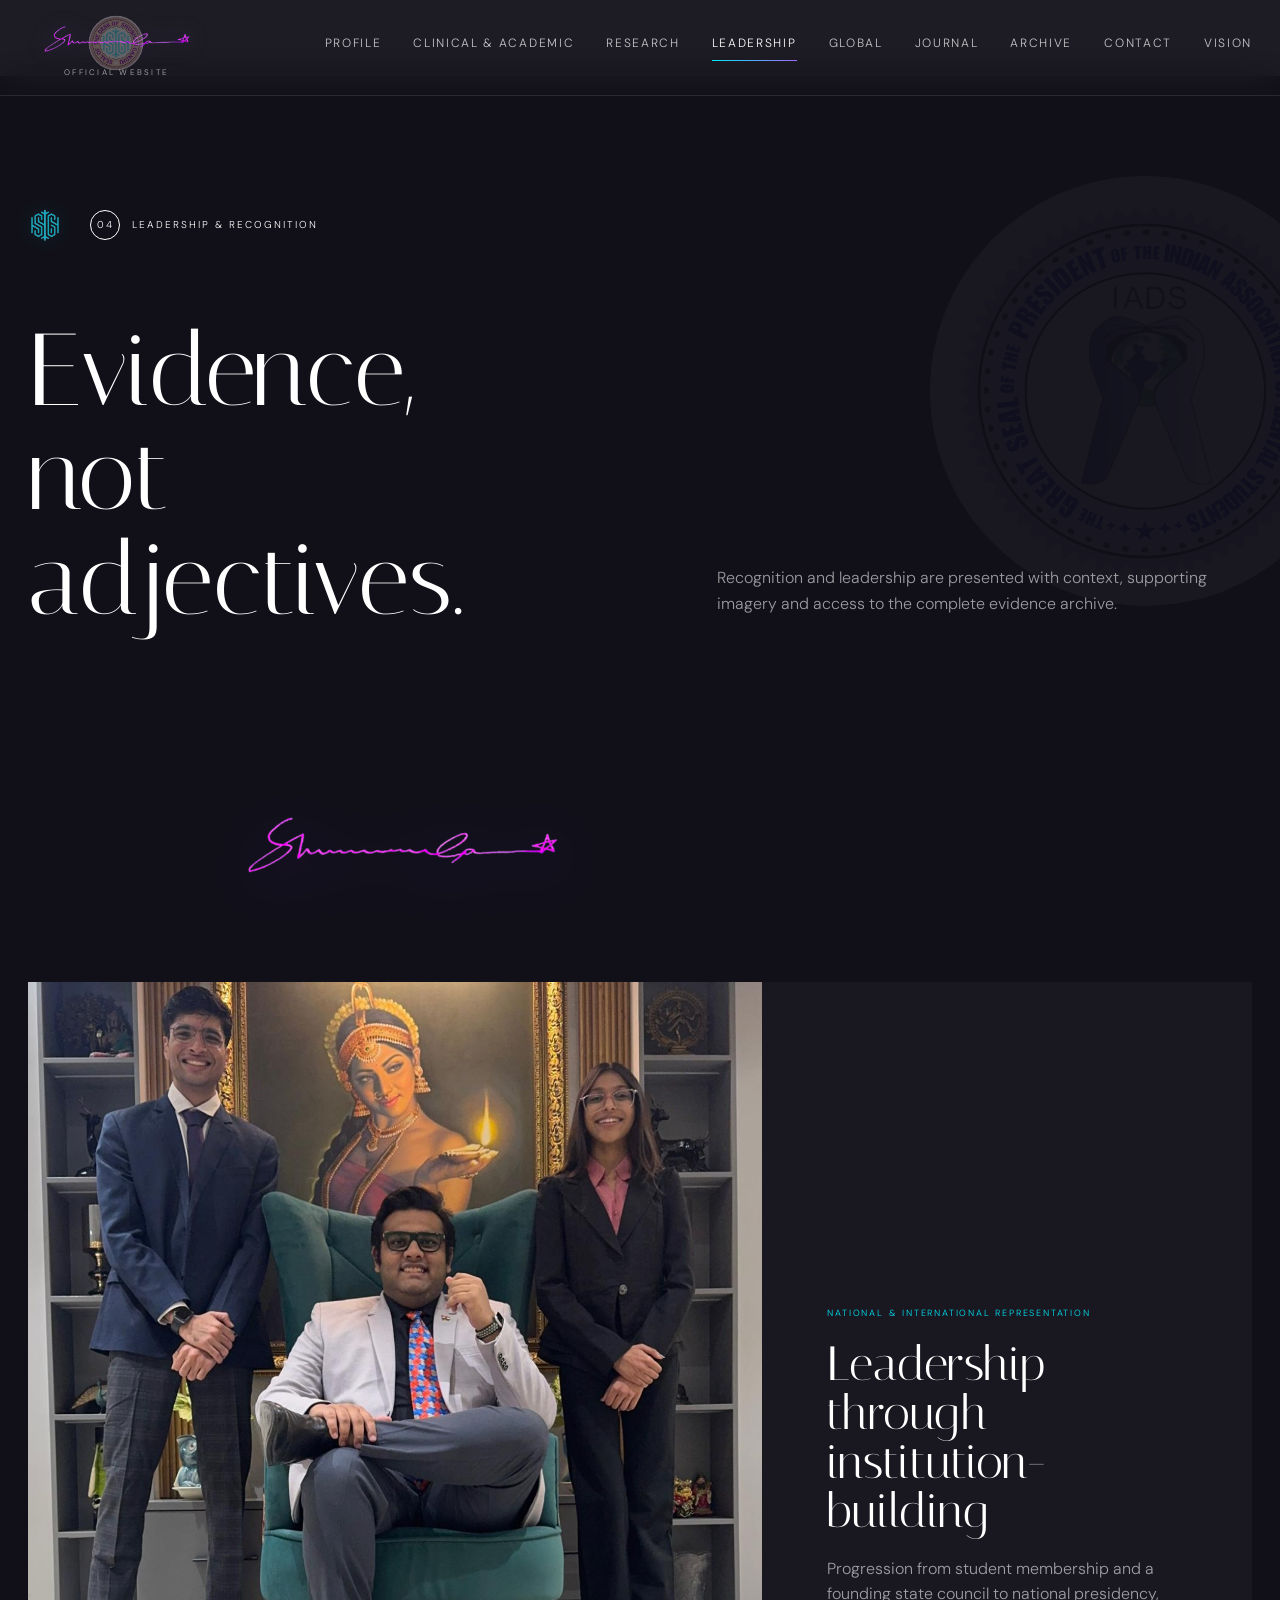
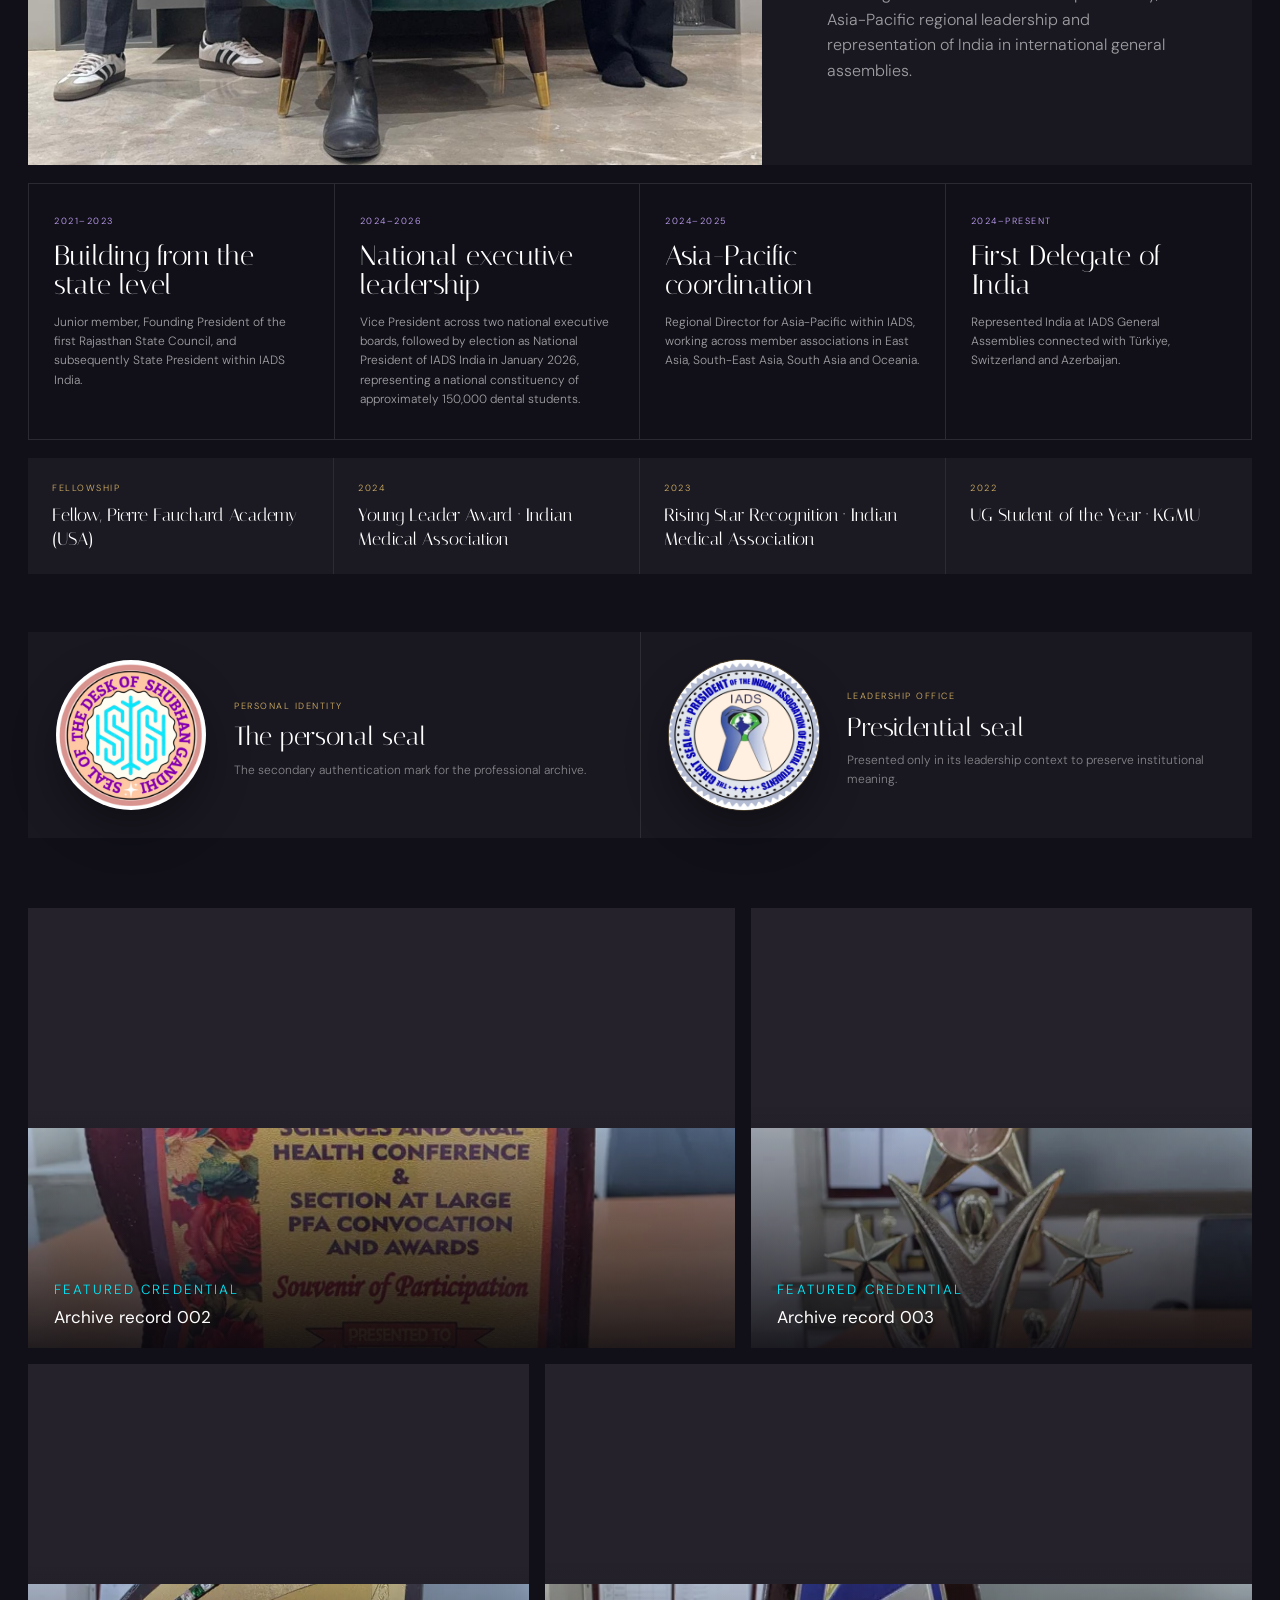
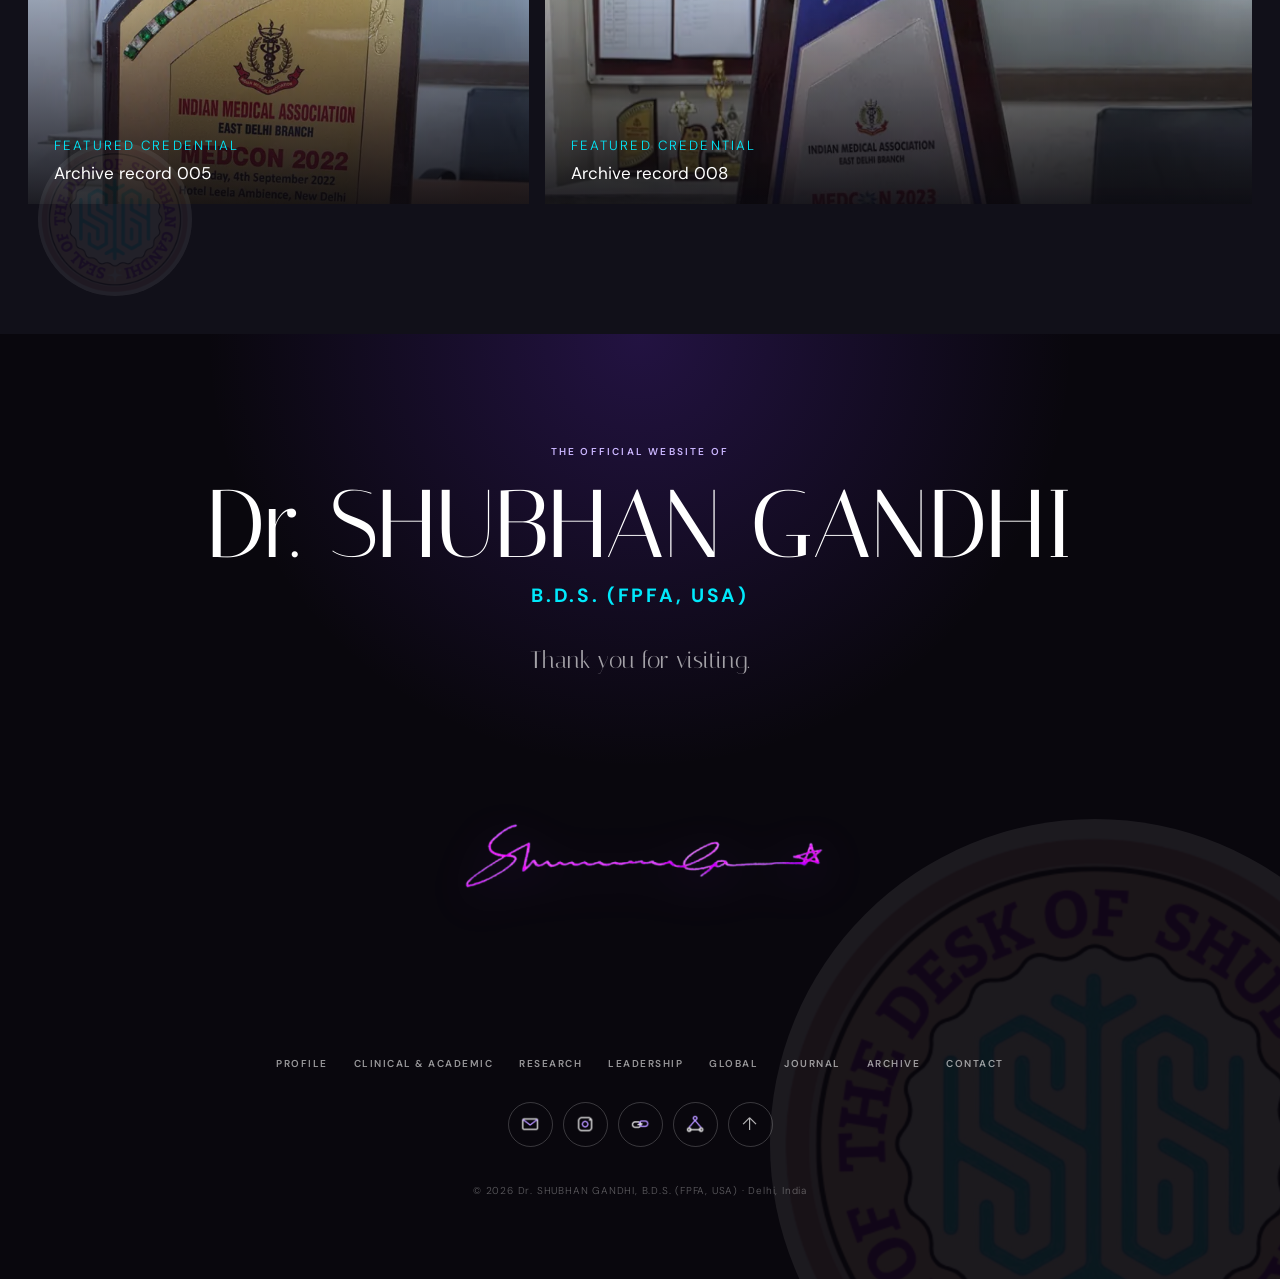
<file: leadership.html>
﻿<!doctype html>
<html lang="en">
<head>
  <meta charset="utf-8">
  <meta name="viewport" content="width=device-width, initial-scale=1">
  <meta name="theme-color" content="#111019">
  <meta name="description" content="Leadership, professional recognition and documented service by Dr. SHUBHAN GANDHI, B.D.S. (FPFA, USA).">
  <meta name="robots" content="index,follow,max-image-preview:large">
  <meta property="og:type" content="website">
  <meta property="og:title" content="Leadership and Recognition · Dr. SHUBHAN GANDHI, B.D.S. (FPFA, USA)">
  <meta property="og:description" content="Leadership, professional recognition and documented service by Dr. SHUBHAN GANDHI, B.D.S. (FPFA, USA).">
  <meta property="og:image" content="/public/og.png">
  <meta name="twitter:card" content="summary_large_image">
  <meta name="twitter:title" content="Leadership and Recognition · Dr. SHUBHAN GANDHI, B.D.S. (FPFA, USA)">
  <meta name="twitter:description" content="Leadership, professional recognition and documented service by Dr. SHUBHAN GANDHI, B.D.S. (FPFA, USA).">
  <meta name="twitter:image" content="/public/og.png">
  <title>Leadership and Recognition · Dr. SHUBHAN GANDHI, B.D.S. (FPFA, USA)</title>
  <link rel="canonical" href="leadership.html">
  <link rel="icon" href="assets/brand/sg-monogram.png" type="image/png">
  <link rel="manifest" href="site.webmanifest">
  <link rel="stylesheet" href="styles.css">
  <link rel="stylesheet" href="responsive.css">
</head>
<body data-page="leadership">
  <a class="skip-link" href="#main">Skip to content</a>
  <div class="scroll-progress" aria-hidden="true"><span></span></div>

  <div class="loader" aria-hidden="true">
    <img class="loader-monogram" src="assets/brand/sg-monogram.png" alt="">
    <img class="loader-signature" src="assets/brand/signature-compact.png" alt="">
  </div>

  <header class="nav-shell">
    <a class="signature-logo" href="index.html" aria-label="Dr. SHUBHAN GANDHI, B.D.S. (FPFA, USA) — home">
      <span class="nav-seal-watermark" aria-hidden="true"><img src="assets/brand/personal-seal.jpg" alt=""></span>
      <img class="nav-signature" src="assets/brand/signature-compact.png" alt="Signature of Dr. SHUBHAN GANDHI, B.D.S. (FPFA, USA)">
      <small>OFFICIAL WEBSITE</small>
    </a>
    <button class="menu-button" aria-expanded="false" aria-controls="site-menu">
      <span></span><span></span><span></span><b class="sr-only">Open navigation</b>
    </button>
    <nav id="site-menu" aria-label="Primary navigation">
      <a href="journey.html">Profile</a>
      <a href="clinical.html">Clinical &amp; Academic</a>
      <a href="research.html">Research</a>
      <a href="leadership.html">Leadership</a>
      <a href="global.html">Global</a>
      <a href="journal.html">Journal</a>
      <a href="archive.html">Archive</a>
      <a href="contact.html">Contact</a>
      <a href="vision.html">Vision</a>
    </nav>
  </header>

  <main id="main">
  <h1 class="sr-only">Leadership and Recognition — Dr. SHUBHAN GANDHI, B.D.S. (FPFA, USA)</h1>
<section class="leadership section dark" id="leadership">
      <div class="section-label reveal"><span>04</span> Leadership & recognition</div>
      <div class="leadership-head">
        <h2 class="reveal">Evidence,<br>not adjectives.</h2>
        <p class="reveal">Recognition and leadership are presented with context, supporting imagery and access to the complete evidence archive.</p>
      </div>
      <div class="leadership-feature reveal">
        <img src="public/journal/attachment-leadership-team.jpg" alt="Dr. SHUBHAN GANDHI, B.D.S. (FPFA, USA), with a professional leadership team">
        <div><span>NATIONAL &amp; INTERNATIONAL REPRESENTATION</span><h3>Leadership through institution-building</h3><p>Progression from student membership and a founding state council to national presidency, Asia-Pacific regional leadership and representation of India in international general assemblies.</p></div>
      </div>
      <div class="leadership-ledger reveal">
        <article><span>2021–2023</span><h3>Building from the state level</h3><p>Junior member, Founding President of the first Rajasthan State Council, and subsequently State President within IADS India.</p></article>
        <article><span>2024–2026</span><h3>National executive leadership</h3><p>Vice President across two national executive boards, followed by election as National President of IADS India in January 2026, representing a national constituency of approximately 150,000 dental students.</p></article>
        <article><span>2024–2025</span><h3>Asia-Pacific coordination</h3><p>Regional Director for Asia-Pacific within IADS, working across member associations in East Asia, South-East Asia, South Asia and Oceania.</p></article>
        <article><span>2024–present</span><h3>First Delegate of India</h3><p>Represented India at IADS General Assemblies connected with Türkiye, Switzerland and Azerbaijan.</p></article>
      </div>
      <div class="recognition-strip reveal" aria-label="Selected recognition">
        <div><small>FELLOWSHIP</small><strong>Fellow, Pierre Fauchard Academy (USA)</strong></div>
        <div><small>2024</small><strong>Young Leader Award · Indian Medical Association</strong></div>
        <div><small>2023</small><strong>Rising Star Recognition · Indian Medical Association</strong></div>
        <div><small>2022</small><strong>UG Student of the Year · KGMU</strong></div>
      </div>
      <div class="office-marks reveal">
        <article>
          <img src="assets/brand/personal-seal.jpg" alt="Personal seal of Dr. SHUBHAN GANDHI, B.D.S. (FPFA, USA)">
          <div><small>PERSONAL IDENTITY</small><h3>The personal seal</h3><p>The secondary authentication mark for the professional archive.</p></div>
        </article>
        <article class="presidential-office">
          <div class="presidential-seal-roundel" id="presidential-seal">
            <img src="assets/brand/presidential-seal.jpg" alt="Seal of the President of the Indian Association of Dental Students">
          </div>
          <div><small>LEADERSHIP OFFICE</small><h3>Presidential seal</h3><p>Presented only in its leadership context to preserve institutional meaning.</p></div>
        </article>
      </div>
      <div class="featured-grid" id="featured-grid" aria-live="polite"></div>
    </section>
</main>

  <footer class="legacy-footer" id="footer">
    <img class="footer-seal-watermark" src="assets/brand/personal-seal.jpg" alt="" aria-hidden="true">
    <div class="footer-inner">
      <p class="footer-kicker">THE OFFICIAL WEBSITE OF</p>
      <h2>Dr. SHUBHAN GANDHI</h2>
      <strong>B.D.S. (FPFA, USA)</strong>
      <p class="footer-thanks">Thank you for visiting.</p>
      <img class="footer-signature" src="assets/brand/signature-full.png" alt="Signature of Dr. SHUBHAN GANDHI, B.D.S. (FPFA, USA)">
      <nav class="footer-nav" aria-label="Footer navigation">
        <a href="journey.html">Profile</a><a href="clinical.html">Clinical &amp; Academic</a><a href="research.html">Research</a><a href="leadership.html">Leadership</a><a href="global.html">Global</a><a href="journal.html">Journal</a><a href="archive.html">Archive</a><a href="contact.html">Contact</a>
      </nav>
      <div class="footer-socials" aria-label="Official contact links">
        <a href="mailto:dr.shubhangandhi@gmail.com" aria-label="Email"><img src="assets/icons/email.png" alt=""></a>
        <a href="https://www.instagram.com/shubhan.gandhi" target="_blank" rel="noopener" aria-label="Instagram"><img src="assets/icons/instagram.png" alt=""></a>
        <a href="https://www.linkedin.com/in/dr-shubhan-gandhi" target="_blank" rel="noopener" aria-label="LinkedIn"><img src="assets/icons/linkedin.png" alt=""></a>
        <a href="https://link.me/drshubhangandhi" target="_blank" rel="noopener" aria-label="LinkMe"><img src="assets/icons/linkme.png" alt=""></a>
        <a href="index.html" aria-label="Back to top"><span aria-hidden="true">↑</span></a>
      </div>
      <p class="footer-copyright">© 2026 Dr. SHUBHAN GANDHI, B.D.S. (FPFA, USA) · Delhi, India</p>
    </div>
  </footer>

  <dialog class="lightbox" id="lightbox" aria-labelledby="lightbox-title">
    <button class="lightbox-close" aria-label="Close viewer">×</button>
    <button class="lightbox-prev" aria-label="Previous item">←</button>
    <figure><img id="lightbox-image" alt=""><figcaption><span id="lightbox-index"></span><h3 id="lightbox-title"></h3><a id="lightbox-original" target="_blank" rel="noopener">Open original ↗</a></figcaption></figure>
    <button class="lightbox-next" aria-label="Next item">→</button>
  </dialog>

  <script src="archive-data.js"></script>
  <script src="journal-data.js"></script>
  <script src="world-map-data.js"></script>
  <script src="app.js"></script>
</body>
</html>
</file>
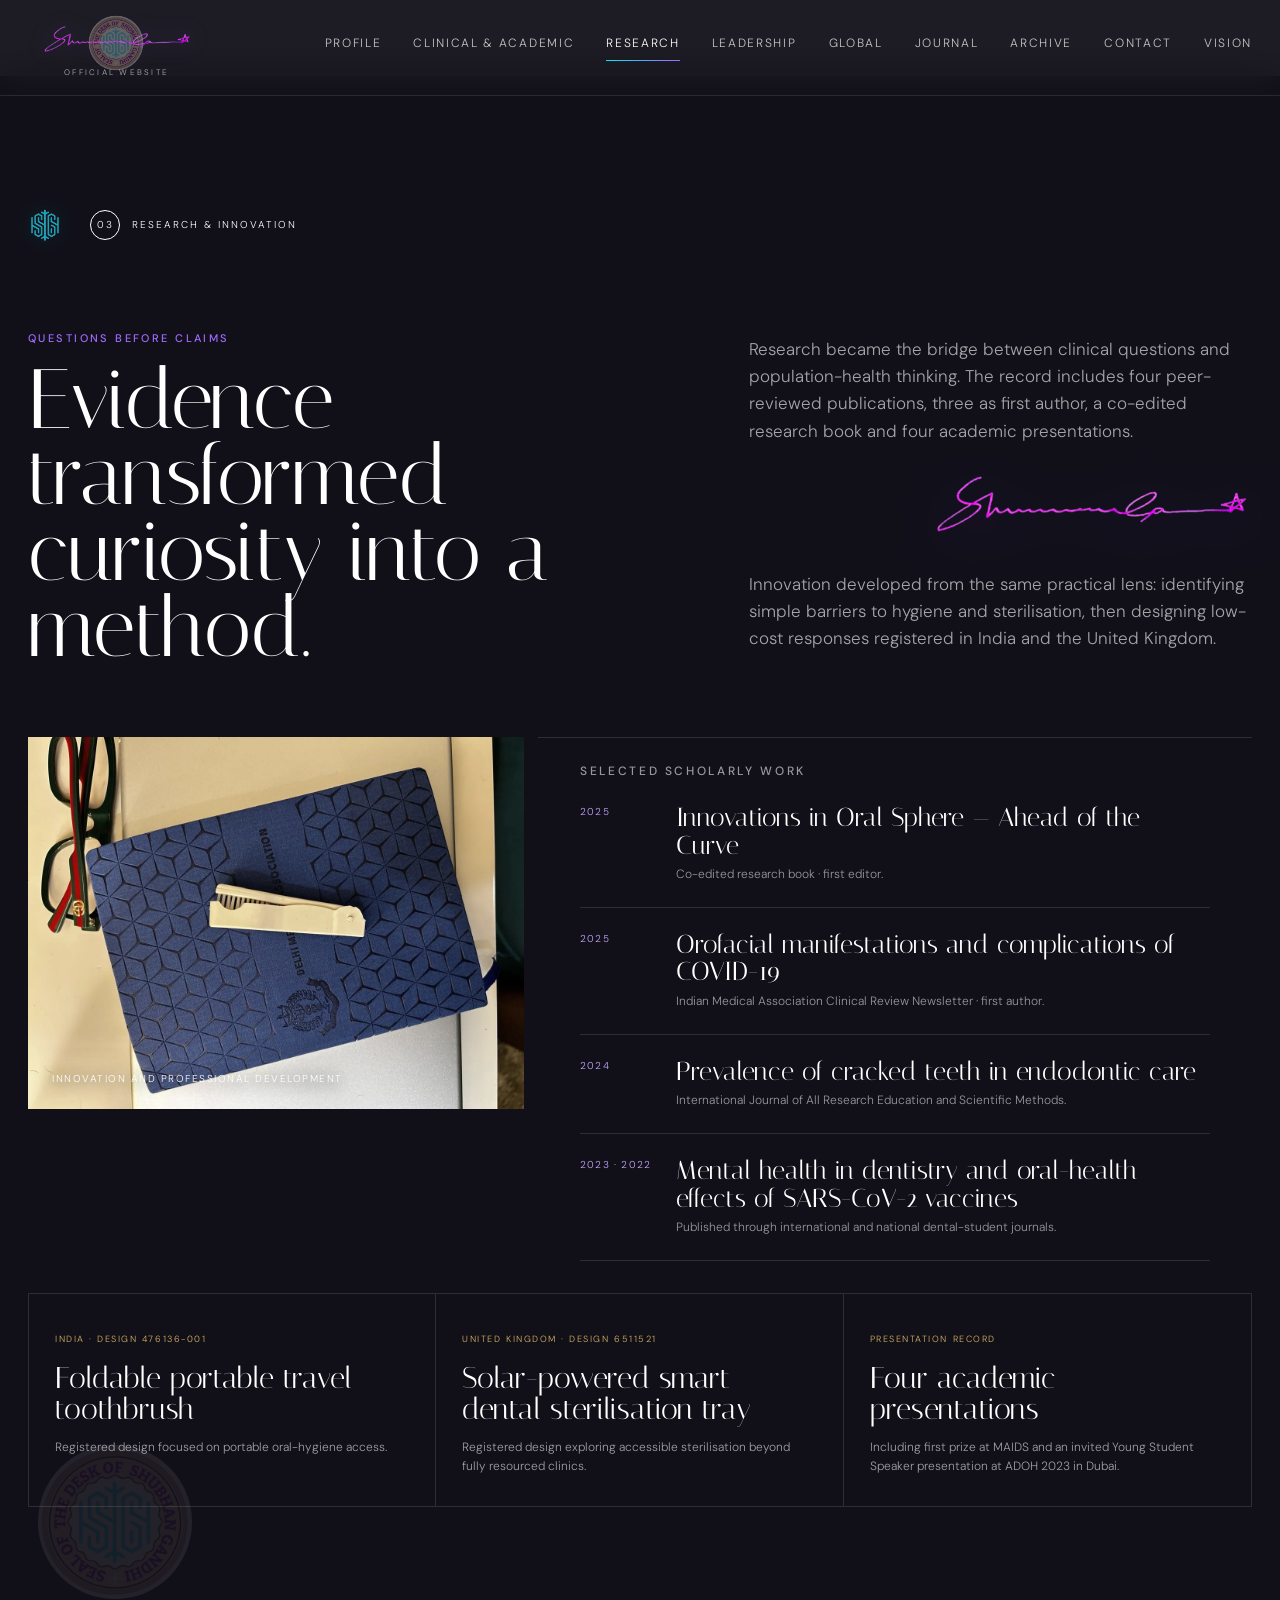
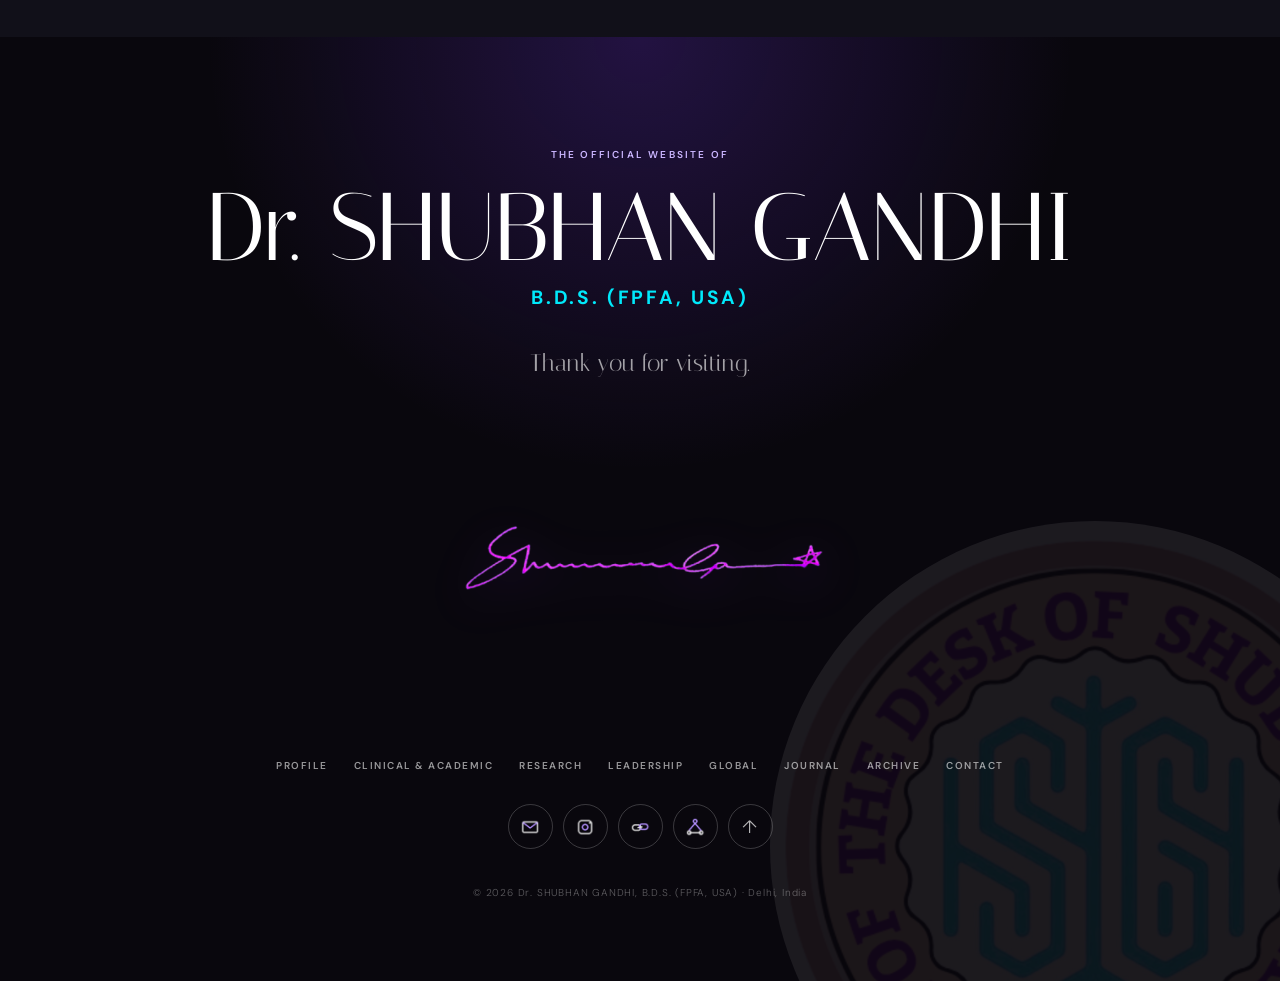
<file: research.html>
﻿<!doctype html>
<html lang="en">
<head>
  <meta charset="utf-8">
  <meta name="viewport" content="width=device-width, initial-scale=1">
  <meta name="theme-color" content="#111019">
  <meta name="description" content="Publications, academic presentations and registered design work by Dr. SHUBHAN GANDHI, B.D.S. (FPFA, USA).">
  <meta name="robots" content="index,follow,max-image-preview:large">
  <meta property="og:type" content="website">
  <meta property="og:title" content="Research and Innovation · Dr. SHUBHAN GANDHI, B.D.S. (FPFA, USA)">
  <meta property="og:description" content="Publications, academic presentations and registered design work by Dr. SHUBHAN GANDHI, B.D.S. (FPFA, USA).">
  <meta property="og:image" content="/public/og.png">
  <meta name="twitter:card" content="summary_large_image">
  <meta name="twitter:title" content="Research and Innovation · Dr. SHUBHAN GANDHI, B.D.S. (FPFA, USA)">
  <meta name="twitter:description" content="Publications, academic presentations and registered design work by Dr. SHUBHAN GANDHI, B.D.S. (FPFA, USA).">
  <meta name="twitter:image" content="/public/og.png">
  <title>Research and Innovation · Dr. SHUBHAN GANDHI, B.D.S. (FPFA, USA)</title>
  <link rel="canonical" href="research.html">
  <link rel="icon" href="assets/brand/sg-monogram.png" type="image/png">
  <link rel="manifest" href="site.webmanifest">
  <link rel="stylesheet" href="styles.css">
  <link rel="stylesheet" href="responsive.css">
</head>
<body data-page="research">
  <a class="skip-link" href="#main">Skip to content</a>
  <div class="scroll-progress" aria-hidden="true"><span></span></div>

  <div class="loader" aria-hidden="true">
    <img class="loader-monogram" src="assets/brand/sg-monogram.png" alt="">
    <img class="loader-signature" src="assets/brand/signature-compact.png" alt="">
  </div>

  <header class="nav-shell">
    <a class="signature-logo" href="index.html" aria-label="Dr. SHUBHAN GANDHI, B.D.S. (FPFA, USA) — home">
      <span class="nav-seal-watermark" aria-hidden="true"><img src="assets/brand/personal-seal.jpg" alt=""></span>
      <img class="nav-signature" src="assets/brand/signature-compact.png" alt="Signature of Dr. SHUBHAN GANDHI, B.D.S. (FPFA, USA)">
      <small>OFFICIAL WEBSITE</small>
    </a>
    <button class="menu-button" aria-expanded="false" aria-controls="site-menu">
      <span></span><span></span><span></span><b class="sr-only">Open navigation</b>
    </button>
    <nav id="site-menu" aria-label="Primary navigation">
      <a href="journey.html">Profile</a>
      <a href="clinical.html">Clinical &amp; Academic</a>
      <a href="research.html">Research</a>
      <a href="leadership.html">Leadership</a>
      <a href="global.html">Global</a>
      <a href="journal.html">Journal</a>
      <a href="archive.html">Archive</a>
      <a href="contact.html">Contact</a>
      <a href="vision.html">Vision</a>
    </nav>
  </header>

  <main id="main">
  <h1 class="sr-only">Research and Innovation — Dr. SHUBHAN GANDHI, B.D.S. (FPFA, USA)</h1>
<section class="research-innovation section dark" id="research">
      <div class="section-label reveal"><span>03</span> Research &amp; innovation</div>
      <div class="chapter-intro">
        <div>
          <p class="eyebrow reveal">QUESTIONS BEFORE CLAIMS</p>
          <h2 class="reveal">Evidence transformed curiosity into a method.</h2>
        </div>
        <div class="statement-copy reveal">
          <p>Research became the bridge between clinical questions and population-health thinking. The record includes four peer-reviewed publications, three as first author, a co-edited research book and four academic presentations.</p>
          <p>Innovation developed from the same practical lens: identifying simple barriers to hygiene and sterilisation, then designing low-cost responses registered in India and the United Kingdom.</p>
        </div>
      </div>
      <div class="research-feature">
        <figure class="reveal"><img src="public/journal/journal-22.webp" alt="Innovation and professional development"><figcaption>Innovation and professional development</figcaption></figure>
        <div class="publication-list reveal">
          <p class="eyebrow">SELECTED SCHOLARLY WORK</p>
          <article><span>2025</span><h3>Innovations in Oral Sphere — Ahead of the Curve</h3><p>Co-edited research book · first editor.</p></article>
          <article><span>2025</span><h3>Orofacial manifestations and complications of COVID-19</h3><p>Indian Medical Association Clinical Review Newsletter · first author.</p></article>
          <article><span>2024</span><h3>Prevalence of cracked teeth in endodontic care</h3><p>International Journal of All Research Education and Scientific Methods.</p></article>
          <article><span>2023 · 2022</span><h3>Mental health in dentistry and oral-health effects of SARS-CoV-2 vaccines</h3><p>Published through international and national dental-student journals.</p></article>
        </div>
      </div>
      <div class="innovation-ledger reveal">
        <article><small>INDIA · DESIGN 476136-001</small><h3>Foldable portable travel toothbrush</h3><p>Registered design focused on portable oral-hygiene access.</p></article>
        <article><small>UNITED KINGDOM · DESIGN 6511521</small><h3>Solar-powered smart dental sterilisation tray</h3><p>Registered design exploring accessible sterilisation beyond fully resourced clinics.</p></article>
        <article><small>PRESENTATION RECORD</small><h3>Four academic presentations</h3><p>Including first prize at MAIDS and an invited Young Student Speaker presentation at ADOH 2023 in Dubai.</p></article>
      </div>
    </section>
</main>

  <footer class="legacy-footer" id="footer">
    <img class="footer-seal-watermark" src="assets/brand/personal-seal.jpg" alt="" aria-hidden="true">
    <div class="footer-inner">
      <p class="footer-kicker">THE OFFICIAL WEBSITE OF</p>
      <h2>Dr. SHUBHAN GANDHI</h2>
      <strong>B.D.S. (FPFA, USA)</strong>
      <p class="footer-thanks">Thank you for visiting.</p>
      <img class="footer-signature" src="assets/brand/signature-full.png" alt="Signature of Dr. SHUBHAN GANDHI, B.D.S. (FPFA, USA)">
      <nav class="footer-nav" aria-label="Footer navigation">
        <a href="journey.html">Profile</a><a href="clinical.html">Clinical &amp; Academic</a><a href="research.html">Research</a><a href="leadership.html">Leadership</a><a href="global.html">Global</a><a href="journal.html">Journal</a><a href="archive.html">Archive</a><a href="contact.html">Contact</a>
      </nav>
      <div class="footer-socials" aria-label="Official contact links">
        <a href="mailto:dr.shubhangandhi@gmail.com" aria-label="Email"><img src="assets/icons/email.png" alt=""></a>
        <a href="https://www.instagram.com/shubhan.gandhi" target="_blank" rel="noopener" aria-label="Instagram"><img src="assets/icons/instagram.png" alt=""></a>
        <a href="https://www.linkedin.com/in/dr-shubhan-gandhi" target="_blank" rel="noopener" aria-label="LinkedIn"><img src="assets/icons/linkedin.png" alt=""></a>
        <a href="https://link.me/drshubhangandhi" target="_blank" rel="noopener" aria-label="LinkMe"><img src="assets/icons/linkme.png" alt=""></a>
        <a href="index.html" aria-label="Back to top"><span aria-hidden="true">↑</span></a>
      </div>
      <p class="footer-copyright">© 2026 Dr. SHUBHAN GANDHI, B.D.S. (FPFA, USA) · Delhi, India</p>
    </div>
  </footer>

  <dialog class="lightbox" id="lightbox" aria-labelledby="lightbox-title">
    <button class="lightbox-close" aria-label="Close viewer">×</button>
    <button class="lightbox-prev" aria-label="Previous item">←</button>
    <figure><img id="lightbox-image" alt=""><figcaption><span id="lightbox-index"></span><h3 id="lightbox-title"></h3><a id="lightbox-original" target="_blank" rel="noopener">Open original ↗</a></figcaption></figure>
    <button class="lightbox-next" aria-label="Next item">→</button>
  </dialog>

  <script src="archive-data.js"></script>
  <script src="journal-data.js"></script>
  <script src="world-map-data.js"></script>
  <script src="app.js"></script>
</body>
</html>
</file>
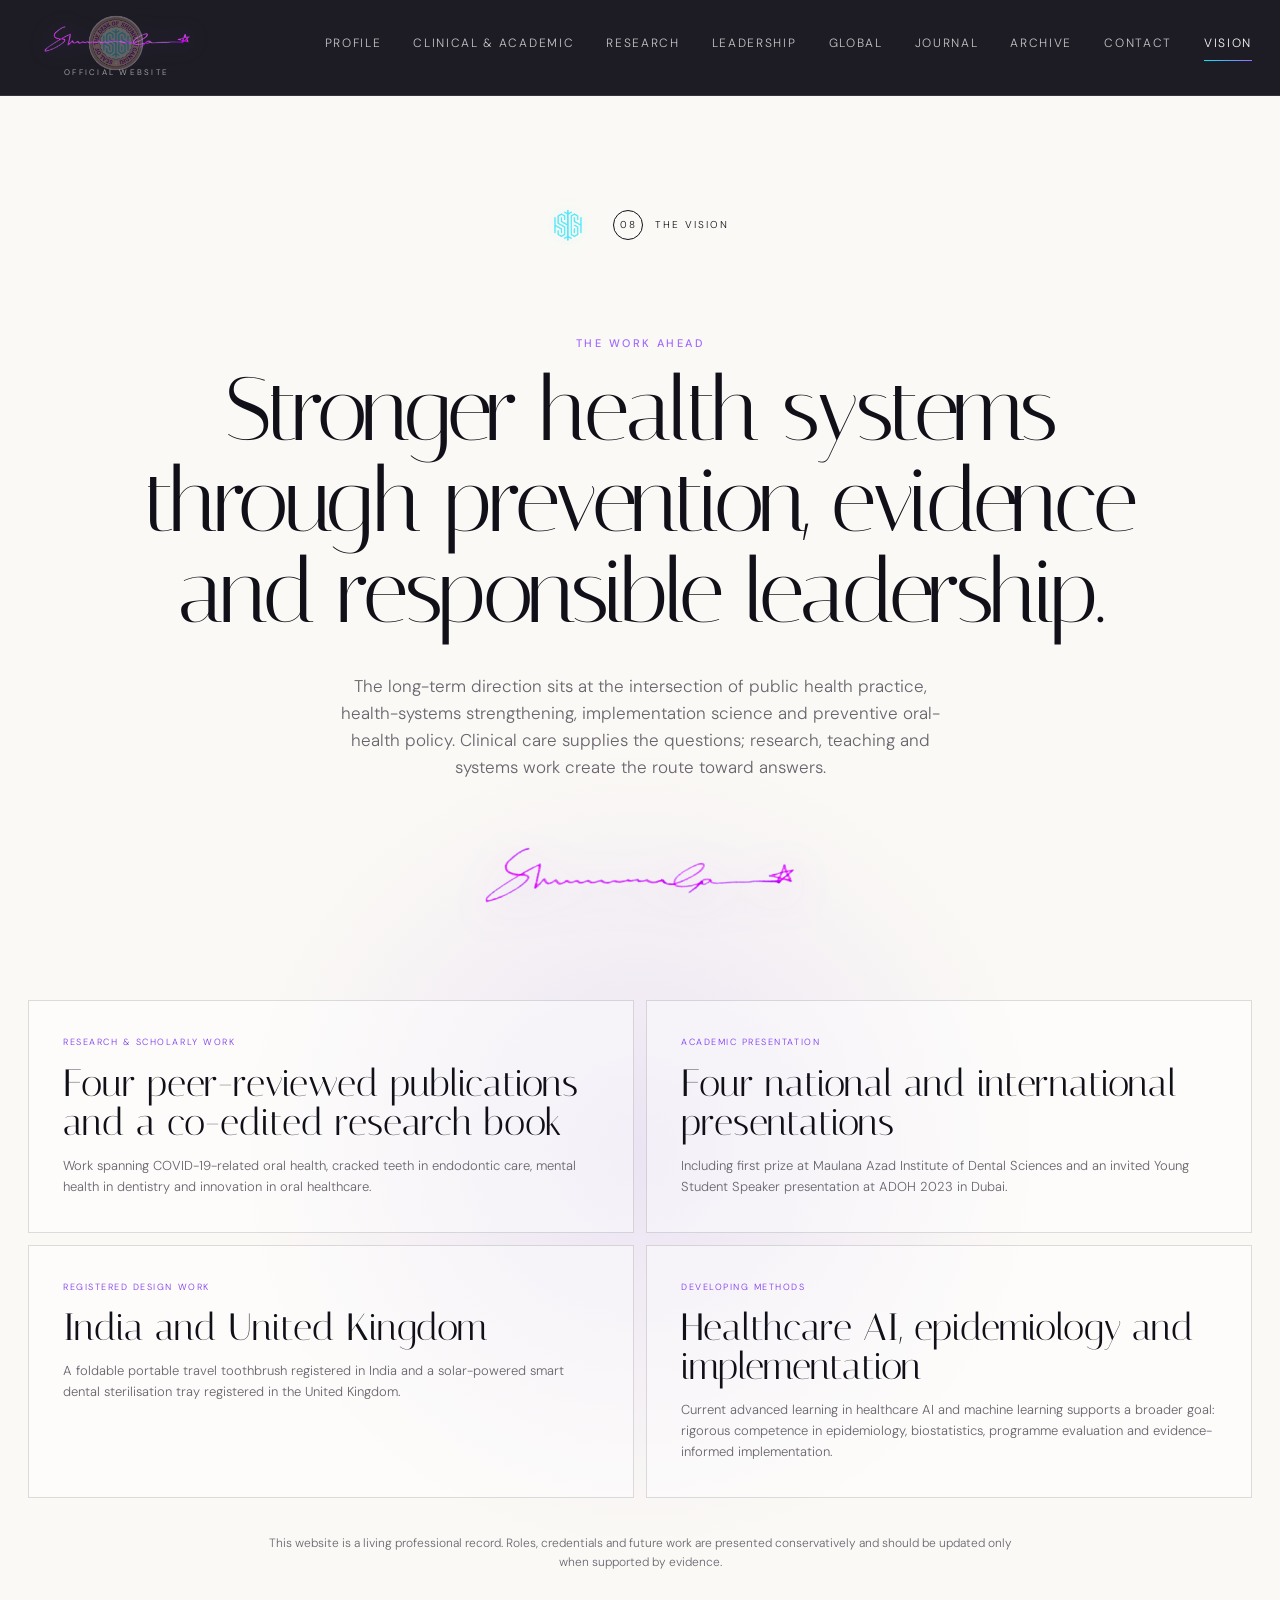
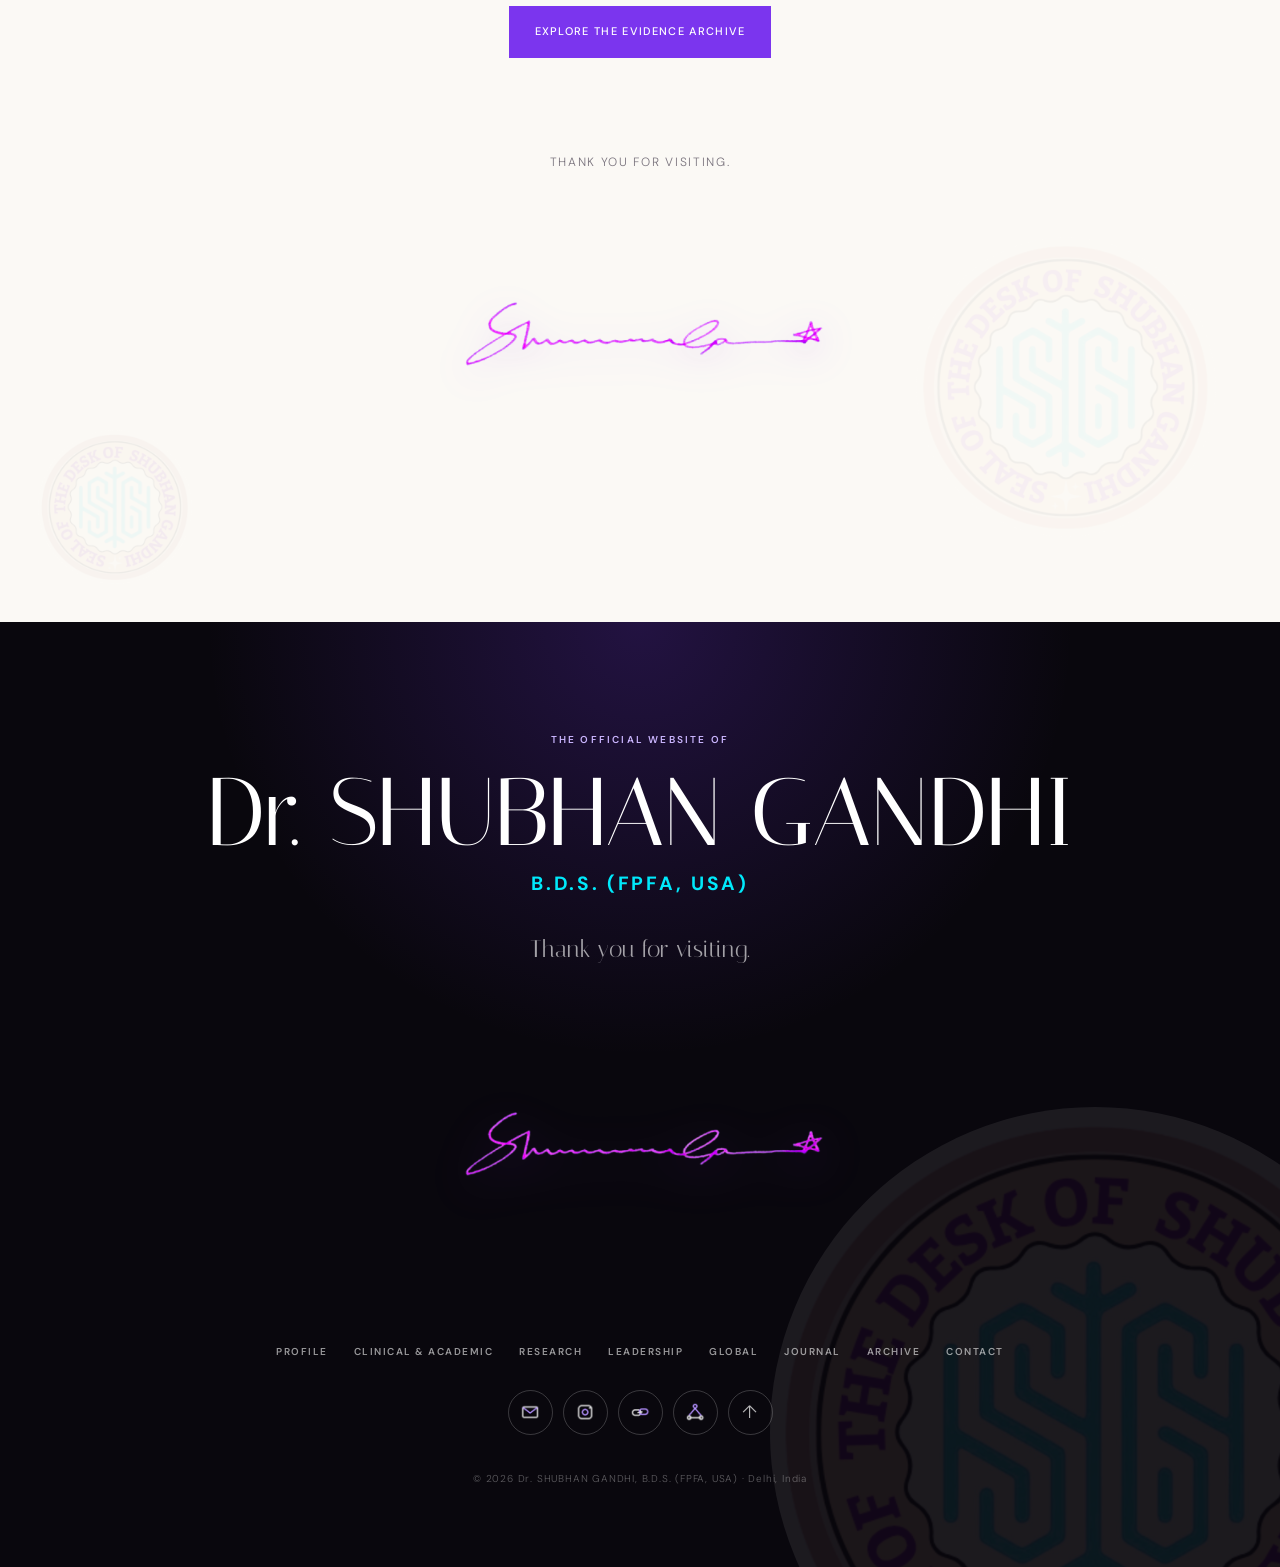
<file: vision.html>
﻿<!doctype html>
<html lang="en">
<head>
  <meta charset="utf-8">
  <meta name="viewport" content="width=device-width, initial-scale=1">
  <meta name="theme-color" content="#111019">
  <meta name="description" content="The professional vision of Dr. SHUBHAN GANDHI, B.D.S. (FPFA, USA): prevention, evidence and responsible leadership for stronger health systems.">
  <meta name="robots" content="index,follow,max-image-preview:large">
  <meta property="og:type" content="website">
  <meta property="og:title" content="Vision · Dr. SHUBHAN GANDHI, B.D.S. (FPFA, USA)">
  <meta property="og:description" content="The professional vision of Dr. SHUBHAN GANDHI, B.D.S. (FPFA, USA): prevention, evidence and responsible leadership for stronger health systems.">
  <meta property="og:image" content="/public/og.png">
  <meta name="twitter:card" content="summary_large_image">
  <meta name="twitter:title" content="Vision · Dr. SHUBHAN GANDHI, B.D.S. (FPFA, USA)">
  <meta name="twitter:description" content="The professional vision of Dr. SHUBHAN GANDHI, B.D.S. (FPFA, USA): prevention, evidence and responsible leadership for stronger health systems.">
  <meta name="twitter:image" content="/public/og.png">
  <title>Vision · Dr. SHUBHAN GANDHI, B.D.S. (FPFA, USA)</title>
  <link rel="canonical" href="vision.html">
  <link rel="icon" href="assets/brand/sg-monogram.png" type="image/png">
  <link rel="manifest" href="site.webmanifest">
  <link rel="stylesheet" href="styles.css">
  <link rel="stylesheet" href="responsive.css">
</head>
<body data-page="vision">
  <a class="skip-link" href="#main">Skip to content</a>
  <div class="scroll-progress" aria-hidden="true"><span></span></div>

  <div class="loader" aria-hidden="true">
    <img class="loader-monogram" src="assets/brand/sg-monogram.png" alt="">
    <img class="loader-signature" src="assets/brand/signature-compact.png" alt="">
  </div>

  <header class="nav-shell">
    <a class="signature-logo" href="index.html" aria-label="Dr. SHUBHAN GANDHI, B.D.S. (FPFA, USA) — home">
      <span class="nav-seal-watermark" aria-hidden="true"><img src="assets/brand/personal-seal.jpg" alt=""></span>
      <img class="nav-signature" src="assets/brand/signature-compact.png" alt="Signature of Dr. SHUBHAN GANDHI, B.D.S. (FPFA, USA)">
      <small>OFFICIAL WEBSITE</small>
    </a>
    <button class="menu-button" aria-expanded="false" aria-controls="site-menu">
      <span></span><span></span><span></span><b class="sr-only">Open navigation</b>
    </button>
    <nav id="site-menu" aria-label="Primary navigation">
      <a href="journey.html">Profile</a>
      <a href="clinical.html">Clinical &amp; Academic</a>
      <a href="research.html">Research</a>
      <a href="leadership.html">Leadership</a>
      <a href="global.html">Global</a>
      <a href="journal.html">Journal</a>
      <a href="archive.html">Archive</a>
      <a href="contact.html">Contact</a>
      <a href="vision.html">Vision</a>
    </nav>
  </header>

  <main id="main">
  <h1 class="sr-only">Vision — Dr. SHUBHAN GANDHI, B.D.S. (FPFA, USA)</h1>
<section class="vision section" id="vision">
      <div class="section-label reveal"><span>08</span> The vision</div>
      <p class="eyebrow reveal">THE WORK AHEAD</p>
      <h2 class="reveal">Stronger health systems through prevention, evidence and responsible leadership.</h2>
      <p class="reveal">The long-term direction sits at the intersection of public health practice, health-systems strengthening, implementation science and preventive oral-health policy. Clinical care supplies the questions; research, teaching and systems work create the route toward answers.</p>
      <div class="evidence-ledger">
        <article class="reveal">
          <small>RESEARCH &amp; SCHOLARLY WORK</small>
          <h3>Four peer-reviewed publications and a co-edited research book</h3>
          <p>Work spanning COVID-19-related oral health, cracked teeth in endodontic care, mental health in dentistry and innovation in oral healthcare.</p>
        </article>
        <article class="reveal">
          <small>ACADEMIC PRESENTATION</small>
          <h3>Four national and international presentations</h3>
          <p>Including first prize at Maulana Azad Institute of Dental Sciences and an invited Young Student Speaker presentation at ADOH 2023 in Dubai.</p>
        </article>
        <article class="reveal">
          <small>REGISTERED DESIGN WORK</small>
          <h3>India and United Kingdom</h3>
          <p>A foldable portable travel toothbrush registered in India and a solar-powered smart dental sterilisation tray registered in the United Kingdom.</p>
        </article>
        <article class="reveal">
          <small>DEVELOPING METHODS</small>
          <h3>Healthcare AI, epidemiology and implementation</h3>
          <p>Current advanced learning in healthcare AI and machine learning supports a broader goal: rigorous competence in epidemiology, biostatistics, programme evaluation and evidence-informed implementation.</p>
        </article>
      </div>
      <p class="profile-note reveal">This website is a living professional record. Roles, credentials and future work are presented conservatively and should be updated only when supported by evidence.</p>
      <a class="button primary reveal" href="archive.html">Explore the evidence archive</a>
      <div class="sign-off reveal"><span>Thank you for visiting.</span><img src="assets/brand/signature-full.png" alt="Signature of Dr. SHUBHAN GANDHI, B.D.S. (FPFA, USA)"></div>
    </section>
</main>

  <footer class="legacy-footer" id="footer">
    <img class="footer-seal-watermark" src="assets/brand/personal-seal.jpg" alt="" aria-hidden="true">
    <div class="footer-inner">
      <p class="footer-kicker">THE OFFICIAL WEBSITE OF</p>
      <h2>Dr. SHUBHAN GANDHI</h2>
      <strong>B.D.S. (FPFA, USA)</strong>
      <p class="footer-thanks">Thank you for visiting.</p>
      <img class="footer-signature" src="assets/brand/signature-full.png" alt="Signature of Dr. SHUBHAN GANDHI, B.D.S. (FPFA, USA)">
      <nav class="footer-nav" aria-label="Footer navigation">
        <a href="journey.html">Profile</a><a href="clinical.html">Clinical &amp; Academic</a><a href="research.html">Research</a><a href="leadership.html">Leadership</a><a href="global.html">Global</a><a href="journal.html">Journal</a><a href="archive.html">Archive</a><a href="contact.html">Contact</a>
      </nav>
      <div class="footer-socials" aria-label="Official contact links">
        <a href="mailto:dr.shubhangandhi@gmail.com" aria-label="Email"><img src="assets/icons/email.png" alt=""></a>
        <a href="https://www.instagram.com/shubhan.gandhi" target="_blank" rel="noopener" aria-label="Instagram"><img src="assets/icons/instagram.png" alt=""></a>
        <a href="https://www.linkedin.com/in/dr-shubhan-gandhi" target="_blank" rel="noopener" aria-label="LinkedIn"><img src="assets/icons/linkedin.png" alt=""></a>
        <a href="https://link.me/drshubhangandhi" target="_blank" rel="noopener" aria-label="LinkMe"><img src="assets/icons/linkme.png" alt=""></a>
        <a href="index.html" aria-label="Back to top"><span aria-hidden="true">↑</span></a>
      </div>
      <p class="footer-copyright">© 2026 Dr. SHUBHAN GANDHI, B.D.S. (FPFA, USA) · Delhi, India</p>
    </div>
  </footer>

  <dialog class="lightbox" id="lightbox" aria-labelledby="lightbox-title">
    <button class="lightbox-close" aria-label="Close viewer">×</button>
    <button class="lightbox-prev" aria-label="Previous item">←</button>
    <figure><img id="lightbox-image" alt=""><figcaption><span id="lightbox-index"></span><h3 id="lightbox-title"></h3><a id="lightbox-original" target="_blank" rel="noopener">Open original ↗</a></figcaption></figure>
    <button class="lightbox-next" aria-label="Next item">→</button>
  </dialog>

  <script src="archive-data.js"></script>
  <script src="journal-data.js"></script>
  <script src="world-map-data.js"></script>
  <script src="app.js"></script>
</body>
</html>
</file>
<file: styles.css>
@import url('https://fonts.googleapis.com/css2?family=DM+Sans:wght@300;400;500;600&family=Italiana&display=swap');

:root{--ink:#111019;--ivory:#f3efe8;--paper:#fbf9f5;--purple:#7b35ee;--purple2:#a16aff;--teal:#00e9fb;--seal-plum:#7a2884;--seal-rose:#da9994;--president-blue:#1f217b;--president-silver:#8692b0;--gold:#d9b566;--line:rgba(17,16,25,.14);--max:1280px;--ease:cubic-bezier(.16,1,.3,1)}
@view-transition{navigation:auto}
::view-transition-old(official-signature),
::view-transition-new(official-signature){animation-duration:.72s;animation-timing-function:var(--ease)}
*{box-sizing:border-box}
html{scroll-behavior:smooth;overflow-x:clip}
body{margin:0;background:var(--paper);color:var(--ink);font-family:"DM Sans",sans-serif;font-weight:300;line-height:1.6;overflow-x:clip}
body.locked{overflow:hidden}
a{color:inherit}
button,input{font:inherit}
img{max-width:100%;display:block}
.sr-only{position:absolute;width:1px;height:1px;padding:0;margin:-1px;overflow:hidden;clip:rect(0,0,0,0);white-space:nowrap;border:0}
.skip-link{position:fixed;top:-60px;left:20px;background:var(--ink);color:white;padding:12px 18px;z-index:9999}
.skip-link:focus{top:20px}
.scroll-progress{position:fixed;z-index:150;top:0;left:0;width:100%;height:2px;background:transparent}
.scroll-progress span{display:block;width:100%;height:100%;transform:scaleX(0);transform-origin:left;background:linear-gradient(90deg,var(--teal),var(--purple2),var(--gold));box-shadow:0 0 16px rgba(157,121,255,.7);will-change:transform}
.loader{position:fixed;inset:0;background:var(--ink);z-index:1000;display:grid;place-content:center;text-align:center;color:white;transition:opacity .7s ease,visibility .7s}
.loader-monogram{width:88px;height:88px;object-fit:cover;margin:auto;border-radius:24px;animation:loader-pulse 1.1s ease both}
.loader-signature{width:220px;margin:20px auto 0;filter:hue-rotate(18deg) saturate(1.65) brightness(1.08) drop-shadow(0 0 18px rgba(139,47,242,.42));animation:signature-arrive 1s .35s ease both}
.loader.done{display:none;opacity:0;visibility:hidden}
@keyframes loader-pulse{from{opacity:0;transform:scale(.82) rotate(-8deg)}to{opacity:1;transform:none}}
@keyframes signature-arrive{from{opacity:0;clip-path:inset(0 100% 0 0)}to{opacity:.9;clip-path:inset(0)}}
.nav-shell{position:fixed;z-index:100;top:0;left:0;right:0;height:96px;display:flex;align-items:center;justify-content:space-between;padding:0 max(28px,calc((100vw - var(--max))/2));color:white;background:linear-gradient(to bottom,rgba(17,16,25,.74),transparent);transition:.4s}
.nav-shell.scrolled{height:76px;background:rgba(17,16,25,.92);backdrop-filter:blur(18px);border-bottom:1px solid rgba(255,255,255,.1)}
.signature-logo{text-decoration:none;display:flex;flex-direction:column;align-items:center;justify-content:center;width:175px;height:68px;line-height:1;position:relative;isolation:isolate}
.signature-logo .nav-signature{position:relative;z-index:2;width:175px;height:40px;object-fit:contain;object-position:center;filter:hue-rotate(18deg) saturate(1.65) brightness(1.08) drop-shadow(0 0 13px rgba(174,93,255,.36));view-transition-name:official-signature}
.nav-seal-watermark{position:absolute;z-index:1;left:50%;top:44%;width:55px;height:55px;transform:translate(-50%,-50%);border-radius:50%;overflow:hidden;opacity:.3;filter:saturate(.82) contrast(1.08);pointer-events:none}
.nav-seal-watermark img{width:100%;height:100%;object-fit:cover;border-radius:50%}
.signature-morph-proxy{position:fixed;z-index:120;display:block;object-fit:contain;object-position:center;pointer-events:none;transform:none;filter:hue-rotate(18deg) saturate(1.65) brightness(1.08) drop-shadow(0 9px 22px rgba(139,47,242,.42));will-change:left,top,width,height,opacity}
.signature-morph-proxy.settled{filter:hue-rotate(18deg) saturate(1.65) brightness(1.08) drop-shadow(0 0 13px rgba(174,93,255,.36))}
body.signature-morph-ready .hero-signature-inline,
body.signature-morph-ready .signature-logo .nav-signature{opacity:0}
.signature-logo small{position:relative;z-index:2;width:100%;font-size:8px;letter-spacing:.28em;margin-top:8px;color:rgba(255,255,255,.66);text-align:center;padding-left:.28em;box-sizing:border-box}
nav{display:flex;gap:32px}
nav a{text-decoration:none;font-size:12px;text-transform:uppercase;letter-spacing:.14em;color:rgba(255,255,255,.75)}
nav a:hover,nav a:focus-visible{color:white}
.menu-button{display:none;background:none;border:0;padding:12px}
.menu-button span{display:block;width:25px;height:1px;background:white;margin:6px}
.hero{min-height:100svh;position:relative;overflow:hidden;background:radial-gradient(circle at 72% 42%,rgba(112,72,232,.32),transparent 28%),radial-gradient(circle at 70% 50%,rgba(86,213,202,.1),transparent 23%),var(--ink);color:white;padding:190px max(28px,calc((100vw - var(--max))/2)) 90px;display:grid;grid-template-columns:1.2fr .8fr;align-items:center}
.hero:after{content:"";position:absolute;inset:0;background-image:linear-gradient(rgba(255,255,255,.035) 1px,transparent 1px),linear-gradient(90deg,rgba(255,255,255,.035) 1px,transparent 1px);background-size:80px 80px;mask-image:linear-gradient(to bottom,transparent,black,transparent);pointer-events:none}
.hero-orbit{position:absolute;width:620px;aspect-ratio:1;border:1px solid rgba(255,255,255,.12);border-radius:50%;right:-60px;top:50%;transform:translateY(-50%)}
.hero-orbit:before,.hero-orbit:after{content:"";position:absolute;border:1px solid rgba(157,121,255,.23);border-radius:50%;inset:12%}
.hero-orbit:after{inset:27%;border-color:rgba(86,213,202,.2)}
.eyebrow{letter-spacing:.22em;text-transform:uppercase;font-size:11px;font-weight:500;color:var(--purple2)}
h1,h2,h3{font-family:Italiana,serif;font-weight:400;line-height:1.02;margin:0}
h1{font-size:clamp(70px,8.7vw,140px);letter-spacing:-.045em}
h1 em{color:var(--purple2)}
.hero-intro{font-size:18px;max-width:640px;color:rgba(255,255,255,.67);margin:34px 0}
.hero-actions{display:flex;align-items:center;gap:28px}
.button{display:inline-flex;align-items:center;justify-content:center;min-height:52px;padding:0 25px;text-decoration:none;text-transform:uppercase;letter-spacing:.12em;font-size:11px;font-weight:500;border:1px solid transparent;transition:.3s}
.button.primary{background:var(--purple);color:white}
.button.primary:hover{background:#805cf0;transform:translateY(-2px)}
.button.text{color:rgba(255,255,255,.76);padding:0;border-bottom:1px solid rgba(255,255,255,.25)}
.hero-portrait{justify-self:end;position:relative;z-index:2;width:min(510px,42vw);height:min(650px,70vh);margin:0;overflow:hidden;border:1px solid rgba(255,255,255,.16);box-shadow:0 45px 100px rgba(0,0,0,.34)}
.hero-portrait:after{content:"";position:absolute;inset:0;background:linear-gradient(180deg,transparent 58%,rgba(17,16,25,.8))}
.hero-portrait img{width:100%;height:100%;object-fit:cover;object-position:center;filter:saturate(.76) contrast(1.04);transition:transform 8s cubic-bezier(.2,.7,.2,1)}
.hero:hover .hero-portrait img{transform:scale(1.035)}
.hero-portrait figcaption{position:absolute;z-index:2;top:22px;left:24px;font-size:9px;letter-spacing:.15em;text-transform:uppercase;color:rgba(255,255,255,.72);text-shadow:0 2px 10px rgba(0,0,0,.7)}
.hero-signature{position:absolute;z-index:3;width:min(620px,47vw);right:max(24px,calc((100vw - var(--max))/2 - 70px));top:50%;transform:translateY(-50%);filter:hue-rotate(18deg) saturate(1.65) brightness(1.08) drop-shadow(0 15px 30px rgba(139,47,242,.4));opacity:.94;pointer-events:none}
.manifesto{position:absolute;z-index:5;bottom:26px;right:max(28px,calc((100vw - var(--max))/2));max-width:540px;margin:0;padding:13px 17px 13px 20px;border-left:2px solid var(--purple2);background:rgba(17,16,25,.8);backdrop-filter:blur(12px);font-family:Italiana,serif;font-size:17px;line-height:1.45;color:rgba(255,255,255,.72);font-style:italic}
.proof-bar{display:grid;grid-template-columns:repeat(4,1fr);padding:0 max(28px,calc((100vw - var(--max))/2));background:#191721;color:white;border-top:1px solid rgba(255,255,255,.08);border-bottom:1px solid rgba(255,255,255,.08)}
.proof-bar div{display:flex;flex-direction:column;padding:32px 28px;border-right:1px solid rgba(255,255,255,.08)}
.proof-bar div:first-child{padding-left:0}.proof-bar div:last-child{border-right:0}
.proof-bar strong{font-family:Italiana,serif;font-size:32px;font-weight:400;color:var(--teal)}
.proof-bar span{font-size:9px;letter-spacing:.14em;text-transform:uppercase;color:rgba(255,255,255,.5)}
.section{padding:130px max(28px,calc((100vw - var(--max))/2))}
.section-label{display:flex;align-items:center;gap:12px;font-size:10px;letter-spacing:.2em;text-transform:uppercase;margin-bottom:75px}
.section-label span{display:grid;place-items:center;width:30px;height:30px;border:1px solid currentColor;border-radius:50%}
.statement-grid{display:grid;grid-template-columns:1.45fr .55fr;gap:8vw}
.statement h2,.global h2,.archive h2,.vision h2{font-size:clamp(50px,7vw,100px);letter-spacing:-.035em}
.statement-copy{font-size:17px;color:#5d5864}
.chapters{display:grid;grid-template-columns:repeat(4,1fr);border-top:1px solid var(--line);margin-top:100px}
.chapter{padding:30px 28px 15px 0;border-right:1px solid var(--line)}
.chapter:not(:first-child){padding-left:28px}
.chapter:last-child{border-right:0}
.chapter span{font-size:10px;text-transform:uppercase;letter-spacing:.16em;color:var(--purple)}
.chapter h3{font-size:28px;margin:25px 0 12px}
.chapter p{font-size:13px;color:#6b6670}
.signature-divider{display:flex;justify-content:center;margin:95px auto -15px;opacity:.34}
.signature-divider:before,.signature-divider:after{content:"";height:1px;background:var(--line);flex:1;align-self:center}
.signature-divider img{width:210px;margin:0 28px}
.dark{background:var(--ink);color:white}
.leadership-head{display:grid;grid-template-columns:1fr 1fr;gap:12vw;align-items:end;margin-bottom:70px}
.leadership h2{font-size:clamp(60px,8vw,115px)}
.leadership-head p,.archive-head>p{max-width:500px;color:rgba(255,255,255,.58)}
.office-marks{display:grid;grid-template-columns:1fr 1fr;gap:1px;background:rgba(255,255,255,.12);margin-bottom:70px}
.office-marks article{display:grid;grid-template-columns:150px 1fr;gap:28px;align-items:center;background:#191720;padding:28px}
.office-marks img{width:150px;aspect-ratio:1;object-fit:cover;border-radius:50%;box-shadow:0 20px 45px rgba(0,0,0,.32)}
.office-marks small{font-size:9px;letter-spacing:.17em;color:var(--gold)}
.office-marks h3{font-size:26px;margin:8px 0 10px}
.office-marks p{font-size:12px;color:rgba(255,255,255,.48);margin:0}
.featured-grid{display:grid;grid-template-columns:repeat(12,1fr);gap:16px}
.featured-card{position:relative;overflow:hidden;min-height:440px;background:#25222c;cursor:pointer;border:0;padding:0;color:white;text-align:left}
.featured-card:nth-child(1),.featured-card:nth-child(4){grid-column:span 7}
.featured-card:nth-child(2),.featured-card:nth-child(3){grid-column:span 5}
.featured-card img{width:100%;height:100%;position:absolute;object-fit:cover;transition:transform 1s cubic-bezier(.2,.8,.2,1);opacity:.86}
.featured-card:after{content:"";position:absolute;inset:0;background:linear-gradient(transparent 45%,rgba(10,9,14,.88))}
.featured-card:hover img{transform:scale(1.035)}
.featured-card div{position:absolute;z-index:2;left:26px;right:26px;bottom:22px}
.featured-card small{letter-spacing:.16em;text-transform:uppercase;color:var(--teal)}
.featured-card h3{font-family:DM Sans,sans-serif;font-size:17px;margin-top:7px}
.global{display:grid;grid-template-columns:.65fr 1.35fr;gap:70px}
.global>.section-label{grid-column:1/-1;margin-bottom:10px}
.global-copy{grid-column:1/-1;padding-top:20px;max-width:760px}
.global-copy>p:last-child{max-width:480px;color:#65616a}
.global-signature{width:min(390px,88%);margin-top:34px;filter:hue-rotate(18deg) saturate(1.65) brightness(1.03) drop-shadow(0 9px 20px rgba(139,47,242,.3))}
.map-shell{grid-column:1/-1;background:#eeeaf3;min-height:650px;overflow:hidden;position:relative;border:1px solid var(--line)}
.map-toolbar{display:flex;justify-content:space-between;align-items:flex-start;padding:26px 30px;position:relative;z-index:3}
.map-toolbar p{margin:0;display:flex;flex-direction:column}
.map-toolbar p strong{font-size:16px}
.map-toolbar p span{font-size:11px;color:#696470}
.map-tabs{display:flex;flex-wrap:wrap;gap:6px;justify-content:flex-end;max-width:430px}
.map-tabs button{border:1px solid #c8c0d5;background:transparent;padding:7px 10px;font-size:10px;text-transform:uppercase;letter-spacing:.08em;cursor:pointer}
.map-tabs button.active{background:var(--ink);color:white;border-color:var(--ink)}
.world-map{width:100%;height:auto;display:block;margin-top:10px}
.graticule path{fill:none;stroke:#d9d2df;stroke-width:1}
.continents path{fill:url(#land);stroke:#bcb3c7;stroke-width:1.4}
.route{fill:none;stroke:var(--purple);stroke-width:2;stroke-dasharray:7 8;opacity:.5;animation:route-flow 12s linear infinite}
@keyframes route-flow{to{stroke-dashoffset:-160}}
.map-marker{cursor:pointer}
.map-marker circle{fill:var(--purple);stroke:white;stroke-width:3;transition:.25s}
.map-marker text{font-family:DM Sans,sans-serif;font-size:13px;font-weight:600;fill:var(--ink)}
.map-marker.active circle{fill:var(--teal);filter:url(#glow);r:9}
.stories{padding-top:150px}
.stories-head{display:grid;grid-template-columns:1.25fr .75fr;gap:8vw;align-items:end;margin-bottom:70px}
.stories h2{font-size:clamp(60px,8vw,110px)}
.stories-head>p{color:rgba(255,255,255,.55);max-width:480px}
.story-collage{display:grid;grid-template-columns:1.25fr .75fr .75fr;grid-template-rows:420px 330px;gap:14px}
.story-collage figure{position:relative;margin:0;overflow:hidden;background:#24212a}
.story-collage .story-large{grid-row:span 2}.story-collage .story-wide{grid-column:span 2}
.story-collage img{width:100%;height:100%;object-fit:cover;filter:saturate(.82);transition:transform 1.2s cubic-bezier(.2,.8,.2,1),filter .6s}
.story-collage figure:hover img{transform:scale(1.025);filter:saturate(1)}
.story-collage figcaption{position:absolute;left:17px;bottom:15px;background:rgba(17,16,25,.78);padding:7px 10px;font-size:9px;letter-spacing:.13em;text-transform:uppercase}
.photo-strip{display:grid;grid-template-columns:repeat(6,1fr);gap:8px;margin-top:8px}
.photo-strip figure{height:190px;margin:0;overflow:hidden;background:#24212a;position:relative}
.photo-strip img{width:100%;height:100%;object-fit:cover;transition:transform .65s}
.photo-strip figure:hover img{transform:scale(1.04)}
.photo-strip figcaption{position:absolute;inset:auto 8px 7px;color:white;font-size:9px;text-shadow:0 2px 8px #000}
.film-head{display:flex;justify-content:space-between;align-items:end;margin:100px 0 30px;border-top:1px solid rgba(255,255,255,.14);padding-top:34px}
.film-head span{font-size:9px;letter-spacing:.18em;color:var(--teal)}.film-head h3{font-size:38px;margin-top:7px}
.film-head p{max-width:470px;color:rgba(255,255,255,.46);font-size:12px}
.film-grid{display:grid;grid-template-columns:repeat(3,1fr);gap:14px}
.film-card{background:#1d1b23;border:1px solid rgba(255,255,255,.09)}
.film-card video{display:block;width:100%;aspect-ratio:16/10;background:linear-gradient(145deg,#2b2636,#121117);object-fit:cover}
.film-card div{padding:14px 16px;display:flex;justify-content:space-between;align-items:center}
.film-card strong{font-size:11px;font-weight:500;letter-spacing:.08em}.film-card span{font-size:9px;color:var(--teal);letter-spacing:.12em}
.archive-head{display:grid;grid-template-columns:1.2fr .8fr;align-items:end;gap:8vw}
.archive-standard{display:grid;grid-template-columns:repeat(3,1fr);gap:1px;background:rgba(255,255,255,.13);margin-top:60px}
.archive-standard>div{display:grid;grid-template-columns:44px 1fr;gap:16px;background:#181720;padding:25px}
.archive-standard p{display:flex;flex-direction:column;margin:0;font-size:11px;line-height:1.65;color:rgba(255,255,255,.48)}
.archive-standard p strong{font-size:11px;letter-spacing:.08em;text-transform:uppercase;color:white;margin-bottom:5px}
.standard-mark{display:grid;place-items:center;width:40px;height:40px;border:1px solid rgba(86,213,202,.5);border-radius:50%;color:var(--teal);font-family:Italiana,serif}
.archive-tools{display:flex;justify-content:space-between;align-items:center;gap:30px;margin:65px 0 20px;padding-bottom:20px;border-bottom:1px solid rgba(255,255,255,.14)}
.search input{background:transparent;border:0;border-bottom:1px solid rgba(255,255,255,.3);padding:13px 4px;width:min(380px,80vw);color:white;outline:none}
.search input:focus{border-color:var(--teal)}
.filters{display:flex;gap:6px;flex-wrap:wrap;justify-content:flex-end}
.filters button{background:transparent;border:1px solid rgba(255,255,255,.18);color:rgba(255,255,255,.64);padding:8px 12px;cursor:pointer;font-size:11px}
.filters button.active{color:var(--ink);background:white;border-color:white}
.result-count{font-size:11px;letter-spacing:.12em;text-transform:uppercase;color:rgba(255,255,255,.5);margin:26px 0}
.archive-grid{display:grid;grid-template-columns:repeat(4,1fr);gap:38px 14px}
.archive-card{border:0;padding:0;background:transparent;color:white;text-align:left;cursor:pointer}
.archive-card .image-wrap{height:270px;background:linear-gradient(145deg,#2b2832,#1b1921);overflow:hidden;position:relative;padding:12px}
.archive-card img{width:100%;height:100%;object-fit:contain;transition:transform .6s,filter .6s}
.archive-card:hover img{transform:scale(1.025);filter:brightness(.83)}
.archive-card .number{position:absolute;z-index:3;right:10px;top:10px;width:58px;height:58px;overflow:hidden;border:1px solid rgba(255,255,255,.22);border-radius:50%;background:rgba(17,16,25,.82);padding:31px 0 0;text-align:center;font-size:8px;letter-spacing:.1em;box-shadow:0 8px 22px rgba(0,0,0,.28);backdrop-filter:blur(8px)}
.archive-card .number:before{content:none}
.archive-card .image-wrap:after{content:"";position:absolute;z-index:2;left:10px;bottom:10px;width:38px;height:38px;border-radius:50%;background:#17151e url("assets/brand/personal-seal.jpg") center/cover no-repeat;border:1px solid rgba(255,255,255,.42);box-shadow:0 8px 22px rgba(0,0,0,.3)}
.archive-card small{display:block;margin-top:13px;color:var(--teal);font-size:9px;letter-spacing:.16em;text-transform:uppercase}
.archive-card h3{font-family:DM Sans,sans-serif;font-size:13px;line-height:1.4;margin:6px 0;color:rgba(255,255,255,.85)}
.vision{text-align:center;min-height:820px;display:flex;flex-direction:column;align-items:center;justify-content:center;background:radial-gradient(circle at center,rgba(112,72,232,.12),transparent 32%)}
.vision .section-label{margin-bottom:80px}
.vision h2{max-width:1100px}
.vision>p:not(.eyebrow){max-width:630px;color:#69646d;font-size:17px;margin:35px auto}
.sign-off{margin-top:95px;display:flex;flex-direction:column}
.sign-off span{font-size:12px;letter-spacing:.14em;text-transform:uppercase;color:#77717b}
.sign-off img{width:min(430px,75vw);margin:16px auto 0}
.legacy-footer{position:relative;min-height:680px;padding:110px 24px 70px;display:grid;place-items:center;overflow:hidden;background:radial-gradient(circle at 50% 0%,rgba(116,55,233,.24),transparent 38%),#09070d;color:white;text-align:center}
.footer-inner{position:relative;z-index:2;width:min(1100px,100%)}
.footer-kicker{margin:0;color:#cbb6ff;font-size:10px;font-weight:600;letter-spacing:.22em}
.legacy-footer h2{margin:22px 0 12px;font-size:clamp(56px,7.5vw,112px);line-height:.9}
.legacy-footer strong{display:block;color:var(--teal);font-size:clamp(15px,1.5vw,21px);letter-spacing:.14em}
.footer-thanks{margin:30px 0 0;color:rgba(255,255,255,.62);font-family:Italiana,serif;font-size:24px}
.legacy-footer .footer-signature{display:block;width:min(430px,82vw);height:auto;margin:30px auto 0;object-fit:contain;border-radius:0;filter:hue-rotate(18deg) saturate(1.65) brightness(1.08) drop-shadow(0 10px 24px rgba(139,47,242,.4))}
.footer-nav{display:flex;justify-content:center;flex-wrap:wrap;gap:26px;margin-top:42px}
.footer-nav a{color:rgba(255,255,255,.58);font-size:10px;font-weight:600;letter-spacing:.15em;text-transform:uppercase;text-decoration:none;transition:color .35s}
.footer-nav a:hover{color:#d6c3ff}
.footer-socials{display:flex;justify-content:center;gap:10px;margin-top:30px}
.footer-socials a{width:45px;height:45px;border:1px solid rgba(255,255,255,.2);border-radius:50%;display:grid;place-items:center;color:rgba(255,255,255,.7);font-size:9px;letter-spacing:.1em;text-decoration:none;transition:transform .35s var(--ease),background .35s,border-color .35s,color .35s}
.footer-socials a:hover{transform:translateY(-4px);background:rgba(157,121,255,.14);border-color:rgba(157,121,255,.58);color:white}
.footer-copyright{margin-top:36px;color:rgba(255,255,255,.34);font-size:10px;letter-spacing:.08em}
.footer-seal-watermark{position:absolute;z-index:0;width:min(650px,78vw);height:min(650px,78vw);object-fit:contain;border-radius:50%;right:-140px;bottom:-190px;opacity:.075;filter:saturate(.88);pointer-events:none}
.lightbox{width:100vw;height:100vh;max-width:none;max-height:none;border:0;margin:0;padding:30px;background:rgba(10,9,14,.96);color:white}
.lightbox::backdrop{background:#0a090e}
.lightbox[open]{display:grid;grid-template-columns:70px 1fr 70px;align-items:center}
.lightbox figure{margin:0;display:grid;grid-template-columns:minmax(0,1fr) 250px;align-items:center;gap:28px;height:calc(100vh - 60px)}
.lightbox figure img{max-height:calc(100vh - 80px);max-width:100%;margin:auto;object-fit:contain}
.lightbox figure:before{content:"Loading original…";position:absolute;left:50%;top:50%;transform:translate(-50%,-50%);font-size:10px;letter-spacing:.16em;text-transform:uppercase;color:rgba(255,255,255,.35);z-index:-1}
.lightbox figcaption h3{font-family:DM Sans,sans-serif;font-size:18px;line-height:1.4;margin:13px 0}
.lightbox figcaption span{color:var(--teal);font-size:11px;letter-spacing:.15em}
.lightbox figcaption a{font-size:11px;text-transform:uppercase;letter-spacing:.12em}
.lightbox button{border:0;background:rgba(255,255,255,.08);color:white;width:48px;height:48px;border-radius:50%;cursor:pointer}
.lightbox-close{position:absolute;right:24px;top:24px;font-size:26px;z-index:2}
.reveal{opacity:0;transform:translateY(24px);transition:opacity .9s cubic-bezier(.2,.8,.2,1),transform .9s cubic-bezier(.2,.8,.2,1)}
.reveal.visible{opacity:1;transform:none}
.section-label.reveal,
h2.reveal{filter:blur(8px);transform:translateY(28px) scale(.985);transform-origin:left center;transition:opacity .95s var(--ease),transform 1.05s var(--ease),filter 1.05s var(--ease)}
.section-label.reveal.visible,
h2.reveal.visible{filter:none;transform:none}
:focus-visible{outline:2px solid var(--teal);outline-offset:4px}
@media(max-width:900px){
  .menu-button{display:block;z-index:2}.nav-shell nav{position:fixed;inset:0;background:var(--ink);display:flex;flex-direction:column;align-items:center;justify-content:center;gap:32px;transform:translateX(100%);transition:.4s}.nav-shell nav.open{transform:none}.nav-shell nav a{font-family:Italiana,serif;font-size:38px;text-transform:none}
  .hero{grid-template-columns:1fr;padding-top:150px;padding-bottom:70px}.hero-portrait{width:58vw;height:54vh;position:absolute;right:-8vw;top:17%;opacity:.4}.hero-signature{width:63vw;right:0;top:48%;opacity:.8}.manifesto{position:relative;bottom:auto;right:auto;margin-top:90px;grid-column:1}
  .statement-grid,.leadership-head,.global,.archive-head,.stories-head{grid-template-columns:1fr}.chapters{grid-template-columns:1fr 1fr}.chapter:nth-child(2){border-right:0}.office-marks{grid-template-columns:1fr}.global>.section-label{grid-column:auto}.map-shell{min-height:auto}.archive-standard{grid-template-columns:1fr}.archive-tools{align-items:flex-start;flex-direction:column}.filters{justify-content:flex-start}.archive-grid{grid-template-columns:repeat(3,1fr)}
  .story-collage{grid-template-columns:1fr 1fr;grid-template-rows:520px 300px 320px}.story-collage .story-large{grid-column:span 2;grid-row:auto}.story-collage .story-wide{grid-column:span 2}.photo-strip{grid-template-columns:repeat(3,1fr)}.film-grid{grid-template-columns:1fr 1fr}
}
@media(max-width:600px){
  .section{padding:95px 20px}.nav-shell{height:78px;padding:0 20px}.signature-logo{width:145px}.signature-logo .nav-signature{width:145px}
  h1{font-size:58px}.hero{padding:130px 20px 55px}.hero-portrait{width:88vw;right:-43vw;opacity:.3}.hero-signature{width:92vw;right:-22vw}.hero-actions{align-items:flex-start;flex-direction:column;gap:12px}.manifesto{font-size:17px}.proof-bar{grid-template-columns:1fr 1fr;padding:0 20px}.proof-bar div,.proof-bar div:first-child{padding:22px 12px}.proof-bar div:nth-child(2){border-right:0}.proof-bar div:nth-child(-n+2){border-bottom:1px solid rgba(255,255,255,.08)}
  .section-label{margin-bottom:50px}.chapters{grid-template-columns:1fr}.chapter,.chapter:not(:first-child){border-right:0;border-bottom:1px solid var(--line);padding:28px 0}
  .featured-card:nth-child(n){grid-column:span 12;min-height:360px}.office-marks article{grid-template-columns:88px 1fr;padding:18px}.office-marks img{width:88px}.map-toolbar{flex-direction:column;gap:18px}.map-tabs{justify-content:flex-start}.world-map{min-width:750px;transform:translateX(-175px)}
  .story-collage{display:block}.story-collage figure{height:320px;margin-bottom:10px}.story-collage .story-large{height:470px}.photo-strip{grid-template-columns:1fr 1fr}.photo-strip figure{height:170px}.film-head{align-items:flex-start;flex-direction:column}.film-grid{grid-template-columns:1fr}
  .archive-grid{grid-template-columns:repeat(2,1fr);gap:28px 10px}.archive-card .image-wrap{height:205px}
  .lightbox{padding:68px 14px 15px}.lightbox[open]{grid-template-columns:44px 1fr 44px}.lightbox figure{grid-template-columns:1fr;height:auto}.lightbox figcaption{display:none}.lightbox button{width:38px;height:38px}
  footer{height:auto;padding:32px 20px;gap:24px;flex-wrap:wrap}
}

/* Evidence-led professional profile */
.profile-facts{display:grid;grid-template-columns:repeat(4,minmax(0,1fr));margin:68px 0 16px;border-top:1px solid var(--line);border-bottom:1px solid var(--line)}
.profile-facts article{padding:27px 24px 30px;border-right:1px solid var(--line)}
.profile-facts article:last-child{border-right:0}
.profile-facts small,.leadership-ledger span,.recognition-strip small,.global-ledger small,.evidence-ledger small{display:block;font-size:9px;letter-spacing:.17em;text-transform:uppercase;color:var(--purple)}
.profile-facts h3{font-size:25px;margin:11px 0 8px}
.profile-facts p{font-size:12px;line-height:1.65;margin:0;color:#68636c}
.career-ledger{display:grid;grid-template-columns:.72fr 1.28fr;gap:70px;padding:64px 0 24px}
.career-ledger h3{font-size:clamp(36px,4.4vw,66px);line-height:.98;margin:12px 0}
.career-ledger ol{list-style:none;margin:0;padding:0;border-top:1px solid var(--line)}
.career-ledger li{display:grid;grid-template-columns:105px 1fr;padding:22px 0;border-bottom:1px solid var(--line)}
.career-ledger li span{grid-row:1/3;font-size:10px;letter-spacing:.12em;color:var(--purple)}
.career-ledger li strong{font-family:Italiana,serif;font-size:22px;font-weight:400}
.career-ledger li p{margin:5px 0 0;font-size:12px;color:#68636c}
.leadership-ledger{display:grid;grid-template-columns:repeat(4,minmax(0,1fr));margin-top:18px;border:1px solid rgba(255,255,255,.11)}
.leadership-ledger article{padding:30px 25px;border-right:1px solid rgba(255,255,255,.11)}
.leadership-ledger article:last-child{border-right:0}
.leadership-ledger span{color:#c9a8ff}
.leadership-ledger h3{font-size:28px;line-height:1.02;margin:14px 0}
.leadership-ledger p{margin:0;color:rgba(255,255,255,.61);font-size:12px}
.recognition-strip{display:grid;grid-template-columns:repeat(4,minmax(0,1fr));margin:18px 0 58px;background:rgba(255,255,255,.045)}
.recognition-strip div{padding:23px 24px;border-right:1px solid rgba(255,255,255,.08)}
.recognition-strip div:last-child{border-right:0}
.recognition-strip small{color:var(--gold)}
.recognition-strip strong{display:block;margin-top:9px;font-family:Italiana,serif;font-size:18px;font-weight:400;line-height:1.3}
.global-ledger{grid-column:1/-1;display:grid;grid-template-columns:repeat(2,minmax(0,1fr));margin-top:14px;border:1px solid var(--line)}
.global-ledger article{min-width:0;padding:32px 30px;border-right:1px solid var(--line);border-bottom:1px solid var(--line)}
.global-ledger article:nth-child(even){border-right:0}
.global-ledger article:last-child{border-bottom:0}
.global-ledger article:nth-last-child(2):nth-child(odd){border-bottom:0}
.global-ledger article:last-child:nth-child(odd){grid-column:1/-1;border-right:0}
.global-ledger h3{font-size:27px;line-height:1.05;margin:12px 0}
.global-ledger p{margin:0;font-size:12px;line-height:1.65;color:#68636c}
.evidence-ledger{display:grid;grid-template-columns:repeat(2,minmax(0,1fr));gap:12px;margin:58px 0 36px;text-align:left}
.evidence-ledger article{padding:34px;border:1px solid var(--line);background:rgba(255,255,255,.42)}
.evidence-ledger h3{font-size:clamp(27px,3vw,42px);line-height:1.02;margin:14px 0}
.evidence-ledger p{margin:0;font-size:13px;color:#68636c}
.profile-note{max-width:760px!important;margin:0 auto 34px!important;font-size:12px!important;color:#6a6570!important}

@media(max-width:900px){
  .profile-facts,.leadership-ledger,.recognition-strip,.global-ledger{grid-template-columns:repeat(2,minmax(0,1fr))}
  .profile-facts article:nth-child(2),.leadership-ledger article:nth-child(2),.recognition-strip div:nth-child(2),.global-ledger article:nth-child(2){border-right:0}
  .career-ledger{grid-template-columns:1fr;gap:30px}
}
@media(prefers-reduced-motion:reduce){*,*:before,*:after{scroll-behavior:auto!important;animation:none!important;transition-duration:.01ms!important}.loader{display:none}.reveal{opacity:1;transform:none;filter:none}.signature-morph-proxy{display:none!important}body.signature-morph-ready .hero-signature-inline,body.signature-morph-ready .signature-logo .nav-signature{opacity:1}}

/* Final photographic edition */
.hero-final{grid-template-columns:1.05fr .95fr;padding-top:140px;padding-bottom:55px}
.hero-final .hero-copy{position:relative;z-index:4;max-width:730px;grid-column:1;grid-row:1}
.hero-final h1{font-size:clamp(46px,5.8vw,94px);letter-spacing:-.035em;text-transform:uppercase}
.hero-final h1 span,.hero-final h1 small{display:block}
.hero-final h1 small{font-family:"DM Sans",sans-serif;font-size:clamp(21px,1.85vw,30px);font-weight:600;letter-spacing:.13em;color:var(--teal);margin-top:20px}
.hero-portrait-final{height:min(720px,75vh);width:min(560px,43vw);grid-column:2;grid-row:1;display:block;visibility:visible;opacity:1}
.hero-portrait-final img{object-position:center 38%;filter:saturate(.86) contrast(1.03)}
.hero-signature-inline{width:min(620px,100%);height:auto;margin:8px 0 18px;filter:hue-rotate(18deg) saturate(1.65) brightness(1.08) drop-shadow(0 12px 26px rgba(139,47,242,.46));transform:none}
.hero-final .hero-intro{margin:22px 0}
.hero-final>.hero-copy>.eyebrow{padding-left:88px}
.hero-monogram{position:absolute;z-index:4;left:max(28px,calc((100vw - var(--max))/2));right:auto;top:105px;width:74px;height:82px;object-fit:contain;padding:0;background:transparent;border:0;border-radius:0;filter:drop-shadow(0 0 25px rgba(0,233,251,.25));opacity:.9}
.brand-registry{display:grid;grid-template-columns:repeat(3,1fr);background:#17151e;color:white;padding:0 max(28px,calc((100vw - var(--max))/2));border-top:1px solid rgba(255,255,255,.08)}
.brand-registry>div{display:flex;align-items:center;justify-content:center;gap:22px;padding:28px;border-right:1px solid rgba(255,255,255,.08)}
.brand-registry>div:last-child{border-right:0}
.brand-registry img{width:74px;height:74px;object-fit:contain;border-radius:50%;filter:drop-shadow(0 10px 20px rgba(0,0,0,.25))}
.brand-registry span{font-family:Italiana,serif;font-size:21px;line-height:1.1}
.brand-registry small{display:block;font-family:"DM Sans",sans-serif;font-size:8px;letter-spacing:.18em;color:var(--teal);margin-bottom:7px}
.statement,.leadership,.global,.stories,.archive,.vision{position:relative;isolation:isolate}
.statement:before,.global:before,.stories:before,.vision:before,.leadership:before,.archive:before{content:"";position:absolute;z-index:-1;background-repeat:no-repeat;background-position:center;background-size:contain;pointer-events:none}
.statement:before{background-image:url("assets/brand/sg-monogram-transparent.png");width:240px;height:300px;right:4%;top:10%;opacity:.035}
.global:before{background-image:url("assets/brand/sg-monogram-transparent.png");width:210px;height:260px;left:3%;bottom:3%;opacity:.04}
.stories:before{background-image:url("assets/brand/sg-monogram-transparent.png");width:300px;height:380px;right:2%;top:2%;opacity:.035}
.leadership:before{background-image:url("assets/brand/presidential-seal.jpg");width:430px;height:430px;right:-80px;top:100px;border-radius:50%;opacity:.035}
.archive:before{background-image:none}
.vision:before{background-image:url("assets/brand/personal-seal.jpg");width:300px;height:300px;right:5%;bottom:4%;border-radius:50%;opacity:.045}
.section-label:after{content:"";width:34px;height:38px;margin-left:auto;background:transparent url("assets/brand/sg-monogram-transparent.png") center/contain no-repeat;border-radius:0;opacity:.72;filter:drop-shadow(0 0 10px rgba(0,233,251,.2))}
.signature-divider img,.sign-off img,.contact-signature>img:first-child{filter:hue-rotate(18deg) saturate(1.65) brightness(1.08) drop-shadow(0 8px 18px rgba(139,47,242,.34))}
.contact{position:relative;isolation:isolate;background:linear-gradient(135deg,#f8f4ff 0%,var(--paper) 48%,#eefcfd 100%);overflow:hidden}
.contact:before{content:"";position:absolute;width:520px;height:520px;right:-120px;top:70px;background:url("assets/brand/sg-monogram-transparent.png") center/contain no-repeat;opacity:.045;pointer-events:none}
.contact-intro{display:grid;grid-template-columns:1.15fr .85fr;gap:10vw;align-items:end;margin-bottom:70px}
.contact h2{font-size:clamp(58px,8vw,112px);letter-spacing:-.04em}
.contact-intro>p{max-width:480px;color:#625d68;font-size:17px}
.contact-grid{display:grid;grid-template-columns:repeat(2,1fr);gap:1px;background:var(--line);border:1px solid var(--line)}
.contact-card{position:relative;min-height:250px;padding:32px;background:rgba(255,255,255,.76);text-decoration:none;display:flex;flex-direction:column;transition:.35s}
.contact-card:hover{background:var(--ink);color:white;transform:translateY(-3px)}
.contact-card>span{position:absolute;right:28px;top:25px;font-family:Italiana,serif;font-size:38px;color:rgba(123,53,238,.26)}
.contact-card small{font-size:9px;letter-spacing:.2em;color:var(--purple);margin-bottom:auto}
.contact-card strong{font-family:Italiana,serif;font-size:clamp(24px,3vw,42px);font-weight:400;overflow-wrap:anywhere;margin:25px 0}
.contact-card b{font-size:10px;letter-spacing:.13em;text-transform:uppercase;font-weight:500;color:#625d68}
.contact-card:hover b{color:var(--teal)}
.contact-signature{display:flex;justify-content:flex-end;align-items:center;gap:30px;margin-top:60px}
.contact-signature>img:first-child{width:min(470px,55vw)}
.contact-signature>img:last-child{width:110px;height:110px;object-fit:cover;border-radius:50%;box-shadow:0 18px 40px rgba(122,40,132,.18)}
.email-panel{display:grid;grid-template-columns:.72fr 1.28fr;gap:70px;margin-top:90px;padding:58px;background:var(--ink);color:white;box-shadow:0 35px 80px rgba(17,16,25,.14)}
.email-panel-copy h3{font-size:clamp(38px,4.5vw,66px);margin:18px 0 24px}
.email-panel-copy>p:not(.eyebrow){color:rgba(255,255,255,.58);max-width:410px}
.email-panel-copy>a{display:inline-block;color:var(--teal);margin-top:22px;font-size:13px}
.contact-form{display:flex;flex-direction:column;gap:24px}
.form-row{display:grid;grid-template-columns:1fr 1fr;gap:20px}
.contact-form label{display:flex;flex-direction:column;gap:9px;font-size:9px;letter-spacing:.15em;text-transform:uppercase;color:rgba(255,255,255,.62)}
.contact-form input,.contact-form select,.contact-form textarea{width:100%;border:1px solid rgba(255,255,255,.2);border-radius:0;background:#1d1a24;color:white;padding:14px 15px;font-family:"DM Sans",sans-serif;font-size:14px;letter-spacing:normal;text-transform:none;outline:none;transition:.25s}
.contact-form textarea{resize:vertical;min-height:145px}
.contact-form input:focus,.contact-form select:focus,.contact-form textarea:focus{border-color:var(--purple2);box-shadow:0 0 0 3px rgba(161,106,255,.12)}
.contact-form option{color:var(--ink);background:white}
.form-submit{display:flex;align-items:center;gap:22px}
.form-submit button{cursor:pointer;border:0}
.form-submit p{font-size:10px;color:rgba(255,255,255,.46);margin:0;max-width:300px}
.chapter-visuals{display:grid;grid-template-columns:1.05fr .95fr 1fr;gap:12px;margin-top:90px}
.chapter-visual{height:510px;position:relative;overflow:hidden;background:var(--ink);color:white}
.chapter-visual:nth-child(2){transform:translateY(45px)}
.chapter-visual img{width:100%;height:100%;object-fit:cover;filter:saturate(.76);transition:transform 1.2s cubic-bezier(.2,.8,.2,1),filter .5s}
.chapter-visual:after{content:"";position:absolute;inset:0;background:linear-gradient(180deg,transparent 42%,rgba(10,9,14,.92))}
.chapter-visual:hover img{transform:scale(1.035);filter:saturate(1)}
.chapter-visual div{position:absolute;z-index:2;left:28px;right:28px;bottom:25px}
.chapter-visual span{font-size:9px;letter-spacing:.17em;text-transform:uppercase;color:var(--teal)}
.chapter-visual h3{font-size:30px;margin:10px 0}
.chapter-visual p{margin:0;font-size:12px;color:rgba(255,255,255,.62)}

/* Homepage visual gateway and media showcase */
.home-compass{position:relative;overflow:hidden;background:#f8f5fb}
.home-watermark{position:absolute;width:min(760px,58vw);height:min(760px,58vw);object-fit:contain;right:-8vw;top:70px;opacity:.045;pointer-events:none;filter:saturate(1.05)}
.compass-head,.home-media-head{display:grid;grid-template-columns:1.15fr .85fr;gap:8vw;align-items:end;margin-bottom:72px;position:relative;z-index:1}
.compass-head h2,.home-media-head h2{font-size:clamp(54px,7vw,112px);line-height:.87;margin:12px 0 0}
.compass-head>p,.home-media-head>p{font-size:17px;line-height:1.75;max-width:570px;color:#66616d}
.visual-pathways{display:grid;grid-template-columns:repeat(5,1fr);grid-auto-rows:410px;gap:12px;position:relative;z-index:1}
.pathway-card{position:relative;overflow:hidden;color:white;background:#15131c;border:1px solid rgba(17,16,25,.12)}
.pathway-card.pathway-large,.pathway-card.pathway-wide{grid-column:auto;grid-row:auto}
.pathway-card img{width:100%;height:100%;object-fit:cover;filter:saturate(.72) contrast(1.02);transition:transform 1.2s cubic-bezier(.2,.8,.2,1),filter .5s}
.pathway-card:after{content:"";position:absolute;inset:0;background:linear-gradient(180deg,rgba(10,8,15,.04) 28%,rgba(10,8,15,.94) 100%)}
.pathway-card:hover img,.pathway-card:focus-visible img{transform:scale(1.045);filter:saturate(1)}
.pathway-card span{position:absolute;z-index:2;left:25px;right:25px;bottom:24px;display:flex;flex-direction:column;align-items:flex-start}
.pathway-card small{font-size:9px;letter-spacing:.18em;color:#d6c3ff}
.pathway-card strong{font-family:"Cormorant Garamond",serif;font-size:clamp(24px,2.3vw,40px);line-height:1;margin:10px 0 14px}
.pathway-card b{font-size:9px;font-weight:500;letter-spacing:.14em;text-transform:uppercase;color:var(--teal)}
.home-media{position:relative;overflow:hidden}
.home-media:before{content:"";position:absolute;width:570px;height:570px;right:-100px;top:60px;background:url("assets/brand/sg-monogram-transparent.png") center/contain no-repeat;opacity:.035;pointer-events:none}
.home-media-head{position:relative;z-index:1}.home-media-head>p{color:rgba(255,255,255,.61)}
.speaking-highlight{display:grid;grid-template-columns:1.35fr .65fr;gap:12px;margin-bottom:42px}
.speaking-highlight figure{height:590px;margin:0;position:relative;overflow:hidden;background:#15131c}
.speaking-highlight figure:last-child{height:490px;align-self:end}
.speaking-highlight img{width:100%;height:100%;object-fit:cover;filter:saturate(.78);transition:transform 1.2s cubic-bezier(.2,.8,.2,1),filter .5s}
.speaking-highlight figure:hover img{transform:scale(1.035);filter:saturate(1)}
.speaking-highlight figure:after{content:"";position:absolute;inset:0;background:linear-gradient(180deg,transparent 55%,rgba(10,9,14,.9))}
.speaking-highlight figcaption{position:absolute;z-index:2;left:27px;bottom:25px;font-family:"Cormorant Garamond",serif;font-size:30px}
.speaking-highlight figcaption span{display:block;font-family:"DM Sans",sans-serif;font-size:9px;letter-spacing:.18em;color:var(--teal);margin-bottom:9px}
.home-film-grid{grid-template-columns:repeat(3,1fr)}
.home-film-grid .film-card:first-child{grid-column:span 2}.home-film-grid .film-card:first-child video{aspect-ratio:16/8}
.media-link{display:inline-flex;margin-top:34px;color:#fff}
.global-photo-pair{grid-column:1/-1;display:grid;grid-template-columns:repeat(3,minmax(0,1fr));gap:14px;margin-top:28px}
.global-photo-pair figure{position:relative;height:auto;aspect-ratio:3/4;overflow:hidden;background:#15131c}
.global-photo-pair img{width:100%;height:100%;object-fit:cover;filter:saturate(.82);transition:transform 1s cubic-bezier(.2,.8,.2,1),filter .45s}
.global-photo-pair figure:hover img{transform:scale(1.025);filter:saturate(1)}
.global-photo-pair figcaption{position:absolute;left:22px;right:22px;bottom:20px;color:#fff;font-size:10px;letter-spacing:.15em;text-transform:uppercase;text-shadow:0 2px 18px #000}
.global-invitations{grid-column:1/-1;margin-top:72px;padding-top:46px;border-top:1px solid var(--line)}
.global-invitations-head{display:grid;grid-template-columns:.7fr 1fr 1fr;gap:36px;align-items:start;margin-bottom:34px}
.global-invitations-head .eyebrow{margin:7px 0 0}
.global-invitations-head h3{font-size:clamp(37px,4vw,58px);line-height:.96;margin:0}
.global-invitations-head>p:last-child{margin:4px 0 0;max-width:520px;color:#68636c;font-size:13px;line-height:1.7}
.global-invitation-gallery{display:grid;grid-template-columns:repeat(3,minmax(0,1fr));gap:14px}
.invitation-card{min-width:0;display:grid;grid-template-rows:auto 1fr;color:var(--ink);background:#fff;border:1px solid var(--line);transition:transform .45s var(--ease),box-shadow .45s var(--ease)}
.invitation-card:hover,.invitation-card:focus-visible{transform:translateY(-5px);box-shadow:0 24px 55px rgba(32,24,44,.12)}
.invitation-image{display:flex;align-items:center;justify-content:center;aspect-ratio:3/4;padding:18px;background:#f2eff5;overflow:hidden}
.invitation-image img{width:100%;height:100%;object-fit:contain;filter:saturate(.9);transition:transform .65s var(--ease)}
.invitation-card:hover .invitation-image img,.invitation-card:focus-visible .invitation-image img{transform:scale(1.018)}
.invitation-card>span:last-child{display:flex;flex-direction:column;align-items:flex-start;padding:24px}
.invitation-card small{font-size:9px;letter-spacing:.17em;color:var(--purple)}
.invitation-card strong{font-family:"Cormorant Garamond",serif;font-size:29px;line-height:1.04;margin:11px 0 22px}
.invitation-card b{margin-top:auto;font-size:9px;font-weight:500;letter-spacing:.14em;text-transform:uppercase;color:#087d87}
@media(max-width:900px){
  .global-invitations-head{grid-template-columns:1fr;gap:14px}
}
@media(max-width:600px){
  .global-invitations{margin-top:50px;padding-top:34px}
  .global-invitation-gallery{grid-template-columns:1fr}
  .invitation-image{aspect-ratio:3/4;padding:14px}
}

@media(max-width:1000px){
  .compass-head,.home-media-head{grid-template-columns:1fr}
  .visual-pathways{grid-template-columns:repeat(2,1fr);grid-auto-rows:390px}
  .pathway-card.pathway-large{grid-row:span 1}
  .speaking-highlight{grid-template-columns:1fr 1fr}
  .speaking-highlight figure,.speaking-highlight figure:last-child{height:460px}
  .home-film-grid{grid-template-columns:1fr 1fr}
}
@media(max-width:650px){
  .home-watermark{width:105vw;height:105vw;right:-38vw;top:120px;opacity:.04}
  .compass-head,.home-media-head{margin-bottom:45px}
  .visual-pathways{grid-template-columns:1fr;grid-auto-rows:410px}
  .pathway-card.pathway-large,.pathway-card.pathway-wide{grid-column:auto;grid-row:auto}
  .speaking-highlight{grid-template-columns:1fr}
  .speaking-highlight figure,.speaking-highlight figure:last-child{height:430px}
  .home-film-grid{grid-template-columns:1fr}
  .home-film-grid .film-card:first-child{grid-column:auto}
  .home-film-grid .film-card:first-child video{aspect-ratio:16/10}
  .global-photo-pair{grid-template-columns:1fr}
  .global-photo-pair figure{height:420px}
}

@media(min-width:1001px){
  .visual-pathways .pathway-card:first-child{grid-column:span 2}
}

/* Consistent identity watermarks on every chapter */
main>section{position:relative}
.section-monogram-watermark,.section-seal-watermark{position:absolute!important;z-index:0!important;object-fit:contain!important;pointer-events:none!important;user-select:none!important}
.section-monogram-watermark{width:clamp(290px,30vw,510px)!important;height:clamp(320px,34vw,560px)!important;right:clamp(-145px,-8vw,-72px)!important;top:clamp(78px,8vw,130px)!important;opacity:.032!important;filter:saturate(1.05)!important}
.section-seal-watermark{width:clamp(112px,12vw,190px)!important;height:clamp(112px,12vw,190px)!important;left:clamp(18px,3vw,54px)!important;right:auto!important;bottom:clamp(18px,3vw,48px)!important;border-radius:50%!important;opacity:.055!important;filter:saturate(.86)!important}
main>section.dark .section-monogram-watermark,.hero .section-monogram-watermark{opacity:.055!important}
main>section.dark .section-seal-watermark,.hero .section-seal-watermark{opacity:.075!important}
.hero>.section-monogram-watermark{display:block!important;width:clamp(430px,42vw,650px)!important;height:clamp(470px,46vw,700px)!important;right:-130px!important;top:72px!important;opacity:.045!important}
main>section>*:not(.section-monogram-watermark):not(.section-seal-watermark){z-index:1}
.reveal{will-change:opacity,transform;transition-duration:.95s;transition-timing-function:var(--ease)}
.reveal.visible{will-change:auto}
.pathway-card,.chapter-visual,.featured-card,.journal-card,.archive-card,.film-card{transform:translateZ(0);backface-visibility:hidden}
.nav-shell,.button,.map-marker,.contact-card,.footer-socials a{transition-timing-function:var(--ease)}

/* Foreground identity left; atmospheric watermark right */
.section-label:after{order:-1;margin-left:0;margin-right:16px;flex:0 0 auto}
.archive>.section-monogram-watermark{width:min(640px,50vw)!important;height:min(700px,56vw)!important;right:-210px!important;top:150px!important;opacity:.055!important}
.archive>.section-seal-watermark{z-index:2!important;width:118px!important;height:118px!important;left:38px!important;top:188px!important;bottom:auto!important;opacity:.96!important;border:1px solid rgba(255,255,255,.28);box-shadow:0 22px 55px rgba(0,0,0,.28)}
.archive>.archive-head{padding-left:145px}
.presidential-office{grid-template-columns:150px minmax(0,1fr)!important;gap:28px!important;border-color:rgba(217,181,102,.48)!important;background:linear-gradient(135deg,rgba(31,33,123,.18),rgba(255,255,255,.03))}
.presidential-seal-roundel{width:150px;height:150px;padding:3px;box-sizing:border-box;border-radius:50%;overflow:hidden;background:#fff;box-shadow:0 20px 45px rgba(0,0,0,.32),0 0 0 1px rgba(217,181,102,.35);display:grid;place-items:center}
.presidential-seal-roundel>img{width:100%!important;height:100%!important;max-width:none;object-fit:cover;border-radius:0;box-shadow:none!important;transform:scaleX(1.24) scaleY(1.16);transform-origin:center}
.footer-socials a img{width:22px;height:22px;object-fit:contain;border:0;border-radius:0}
.footer-socials a span{font-size:18px;line-height:1}

@media(max-width:600px){
  .legacy-footer{min-height:720px;padding:90px 20px 55px;gap:0}
  .footer-nav{gap:18px}.footer-seal-watermark{right:-190px;bottom:-160px}
  .section-monogram-watermark{right:-125px!important;top:82px!important}
  .section-seal-watermark{left:14px!important;right:auto!important;bottom:16px!important}
  .hero-monogram{left:18px;top:86px;width:52px;height:58px}
  .hero>.section-monogram-watermark{right:-210px!important;top:120px!important}
  .archive>.section-seal-watermark{left:18px!important;top:205px!important;width:76px!important;height:76px!important;opacity:.5!important}
  .archive>.archive-head{padding-left:0}
  .presidential-seal-roundel{width:88px;height:88px}
  .presidential-office{grid-template-columns:88px minmax(0,1fr)!important;gap:18px!important}
}
.leadership-feature{display:grid;grid-template-columns:1.2fr .8fr;min-height:600px;background:#191720;margin-bottom:16px}
.leadership-feature img{width:100%;height:100%;object-fit:cover;object-position:center 38%}
.leadership-feature div{padding:65px;align-self:end}
.leadership-feature span{font-size:9px;letter-spacing:.2em;color:var(--teal)}
.leadership-feature h3{font-size:48px;margin:16px 0 20px}
.leadership-feature p{color:rgba(255,255,255,.58)}
.natural-earth-land{fill:url(#land);stroke:#b7aec2;stroke-width:.45;vector-effect:non-scaling-stroke}
.map-shell{min-height:auto}
.map-shell .route{stroke-width:2.4;opacity:.78}
.map-credit{font-size:9px;letter-spacing:.08em;text-transform:uppercase;color:#756f7d;padding:0 30px 18px;margin:0}
.map-credit a{color:var(--purple)}
.journal-tools{display:flex;flex-wrap:wrap;gap:8px;margin-bottom:15px}
.journal-tools button{border:1px solid rgba(255,255,255,.2);background:transparent;color:rgba(255,255,255,.65);padding:9px 14px;font-size:10px;letter-spacing:.1em;text-transform:uppercase;cursor:pointer;transition:.25s}
.journal-tools button:hover,.journal-tools button.active{background:var(--purple);border-color:var(--purple);color:white}
.journal-status{font-size:10px;letter-spacing:.14em;text-transform:uppercase;color:rgba(255,255,255,.42);margin:0 0 30px}
.journal-grid{display:grid;grid-template-columns:repeat(4,1fr);grid-auto-flow:dense;grid-auto-rows:260px;gap:10px}
.journal-card{position:relative;overflow:hidden;border:0;padding:0;background:#24212a;color:white;text-align:left;cursor:zoom-in}
.journal-card.journal-feature{grid-column:span 2;grid-row:span 2}
.journal-card.journal-tall{grid-row:span 2}
.journal-card img{width:100%;height:100%;object-fit:cover;filter:saturate(.78);transition:transform 1s cubic-bezier(.2,.8,.2,1),filter .5s}
.journal-card:after{content:"";position:absolute;inset:0;background:linear-gradient(180deg,transparent 52%,rgba(8,7,12,.88));pointer-events:none}
.journal-card:hover img,.journal-card:focus-visible img{transform:scale(1.045);filter:saturate(1)}
.journal-card>span{position:absolute;z-index:2;left:18px;right:18px;bottom:16px;display:flex;flex-direction:column}
.journal-card small{font-size:8px;letter-spacing:.18em;text-transform:uppercase;color:var(--teal)}
.journal-card strong{font-family:"DM Sans",sans-serif;font-weight:400;font-size:13px;margin-top:4px}

@media(max-width:900px){
  .hero-final h1{font-size:clamp(48px,10vw,82px)}
  .hero-portrait-final{width:64vw;height:62vh;right:-10vw;opacity:.48}
  .hero-monogram{right:24px;top:112px;width:58px;height:72px}
  .brand-registry>div{padding:22px 14px;gap:12px}.brand-registry img{width:58px;height:58px}.brand-registry span{font-size:16px}
  .chapter-visuals{grid-template-columns:1fr 1fr}.chapter-visual{height:430px}.chapter-visual:nth-child(2){transform:none}.chapter-visual:last-child{grid-column:1/-1}
  .leadership-feature{grid-template-columns:1fr;min-height:0}.leadership-feature img{height:580px}.leadership-feature div{padding:42px}
  .journal-grid{grid-template-columns:repeat(3,1fr);grid-auto-rows:230px}
  .contact-intro{grid-template-columns:1fr;gap:30px}.contact-grid{grid-template-columns:1fr 1fr}
  .email-panel{grid-template-columns:1fr;gap:40px;padding:42px}
}
@media(max-width:600px){
  .hero-final{min-height:930px;align-content:start}
  .hero-final .hero-copy{max-width:92%;padding-top:22px}
  .hero-final h1{font-size:47px;line-height:1.04}
  .hero-final h1 small{font-size:13px;line-height:1.5;letter-spacing:.1em}
  .hero-final .hero-intro{font-size:15px;max-width:78%}
  .hero-portrait-final{top:auto;bottom:84px;right:-24vw;width:88vw;height:500px;opacity:.52}
  .hero-signature-inline{width:100%;margin:8px 0 18px}
  .hero-final h1 small{font-size:18px;font-weight:700;letter-spacing:.08em}
  .hero-monogram{right:18px;top:96px;width:48px;height:61px}
  .brand-registry{grid-template-columns:1fr;padding:0 20px}.brand-registry>div{justify-content:flex-start;border-right:0;border-bottom:1px solid rgba(255,255,255,.08)}.brand-registry>div:last-child{border-bottom:0}
  .chapter-visuals{grid-template-columns:1fr;margin-top:60px}.chapter-visual,.chapter-visual:last-child{grid-column:auto;height:430px}
  .leadership-feature img{height:430px}.leadership-feature div{padding:30px}.leadership-feature h3{font-size:38px}
  .journal-grid{grid-template-columns:1fr 1fr;grid-auto-rows:190px}.journal-card.journal-feature{grid-column:span 2}.journal-card.journal-tall{grid-row:span 1}
  .contact-grid{grid-template-columns:1fr}.contact-card{min-height:210px;padding:25px}.contact-signature{justify-content:center;gap:15px}.contact-signature>img:first-child{width:70vw}.contact-signature>img:last-child{width:76px;height:76px}
  .email-panel{margin-top:55px;padding:28px 20px}.form-row{grid-template-columns:1fr}.form-submit{align-items:flex-start;flex-direction:column}
}

/* Final foreground monogram placement */
@media(max-width:900px){
  .hero-monogram{left:24px;right:auto;top:102px;width:58px;height:66px}
}
@media(max-width:600px){
  .hero-monogram{left:18px;right:auto;top:88px;width:48px;height:56px}
}

/* Separate chapter pages and persistent signature identity */
@media(max-width:1120px){
  .menu-button{display:flex;z-index:2;align-items:center;justify-content:center}
  .nav-shell nav{position:fixed;inset:0;background:var(--ink);display:flex;flex-direction:column;align-items:center;justify-content:center;gap:22px;transform:translateX(100%);transition:.45s var(--ease);padding:95px 28px 42px;overflow-y:auto}
  .nav-shell nav.open{transform:none}
  .nav-shell nav a{font-family:Italiana,serif;font-size:clamp(25px,4.4vw,38px);text-transform:none}
}
.page-signature-identity{display:flex;justify-content:flex-end;margin:26px 0 34px;position:relative;z-index:3;pointer-events:none}
.page-signature-identity img{width:clamp(220px,25vw,390px);height:auto;filter:hue-rotate(18deg) saturate(1.65) brightness(1.05) drop-shadow(0 10px 22px rgba(139,47,242,.28))}
.dark .page-signature-identity img{filter:hue-rotate(18deg) saturate(1.8) brightness(1.18) drop-shadow(0 12px 28px rgba(139,47,242,.48))}
.mobile-page-switcher{display:none}
.chapter-intro{display:grid;grid-template-columns:1.12fr .88fr;gap:80px;align-items:start;margin-bottom:68px}
.chapter-intro h2{font-size:clamp(54px,6.6vw,104px);line-height:.9;margin:14px 0 0}
.dark .chapter-intro .statement-copy p{color:rgba(255,255,255,.62)}
.editorial-photo-grid{display:grid;grid-template-columns:1.35fr .65fr;grid-template-rows:340px 340px;gap:12px}
.editorial-photo{position:relative;margin:0;overflow:hidden;background:var(--ink)}
.editorial-photo.editorial-wide{grid-row:span 2}
.editorial-photo img{width:100%;height:100%;object-fit:cover;filter:saturate(.78);transition:transform 1.1s var(--ease),filter .5s}
.editorial-photo:hover img{transform:scale(1.025);filter:saturate(1)}
.editorial-photo:after{content:"";position:absolute;inset:0;background:linear-gradient(180deg,transparent 48%,rgba(10,9,14,.9))}
.editorial-photo figcaption{position:absolute;z-index:2;left:25px;right:25px;bottom:23px;color:#fff;font-size:12px}
.editorial-photo figcaption span{display:block;margin-bottom:7px;color:var(--teal);font-size:9px;letter-spacing:.17em}
.practice-ledger,.innovation-ledger{display:grid;grid-template-columns:repeat(3,minmax(0,1fr));margin-top:14px;border:1px solid var(--line)}
.practice-ledger article,.innovation-ledger article{padding:30px 26px;border-right:1px solid var(--line)}
.practice-ledger article:last-child,.innovation-ledger article:last-child{border-right:0}
.practice-ledger small,.innovation-ledger small{font-size:9px;letter-spacing:.17em;color:var(--purple)}
.practice-ledger h3,.innovation-ledger h3{font-size:30px;line-height:1.03;margin:13px 0}
.practice-ledger p,.innovation-ledger p{margin:0;font-size:12px;color:#68636c}
.research-feature{display:grid;grid-template-columns:.82fr 1.18fr;gap:14px}
.research-feature figure{position:relative;margin:0;min-height:0;aspect-ratio:4/3;align-self:start;overflow:hidden;background:#191720}
.research-feature figure img{width:100%;height:100%;object-fit:contain;filter:saturate(.8)}
.research-feature figcaption{position:absolute;left:24px;right:24px;bottom:22px;font-size:10px;letter-spacing:.15em;text-transform:uppercase;color:#fff;text-shadow:0 2px 15px #000}
.publication-list{padding:18px 42px;border-top:1px solid rgba(255,255,255,.12)}
.publication-list article{display:grid;grid-template-columns:96px 1fr;padding:23px 0;border-bottom:1px solid rgba(255,255,255,.12)}
.publication-list article span{grid-row:1/3;color:#c9a8ff;font-size:10px;letter-spacing:.12em}
.publication-list h3{font-size:26px;line-height:1.05;margin:0}
.publication-list p{margin:6px 0 0;color:rgba(255,255,255,.57);font-size:12px}
.research-innovation .innovation-ledger{border-color:rgba(255,255,255,.12)}
.research-innovation .innovation-ledger article{border-color:rgba(255,255,255,.12)}
.research-innovation .innovation-ledger small{color:var(--gold)}
.research-innovation .innovation-ledger p{color:rgba(255,255,255,.6)}

@media(min-width:1001px){
  .visual-pathways{grid-template-columns:repeat(4,minmax(0,1fr));grid-auto-rows:430px}
  .visual-pathways .pathway-card:first-child{grid-column:auto}
}
@media(max-width:900px){
  .chapter-intro,.research-feature{grid-template-columns:1fr}
 .research-feature figure{min-height:0;aspect-ratio:4/3}
}
@media(max-width:600px){
  .page-signature-identity{justify-content:flex-start;margin:20px 0 34px;padding-left:58px}
  .page-signature-identity img{width:min(230px,70vw)}
  .chapter-intro{gap:28px;margin-bottom:45px}
  .chapter-intro h2{font-size:clamp(47px,14vw,68px)}
  .editorial-photo-grid{grid-template-columns:1fr;grid-template-rows:auto}
  .editorial-photo,.editorial-photo.editorial-wide{grid-row:auto;height:auto;aspect-ratio:4/3}
  .practice-ledger,.innovation-ledger{grid-template-columns:1fr}
  .practice-ledger article,.innovation-ledger article{border-right:0;border-bottom:1px solid var(--line)}
  .practice-ledger article:last-child,.innovation-ledger article:last-child{border-bottom:0}
 .research-feature figure{min-height:0;aspect-ratio:4/3}
  .publication-list{padding:10px 0}
  .publication-list article{grid-template-columns:1fr;gap:6px}
  .publication-list article span{grid-row:auto}
  .visual-pathways .pathway-card:nth-child(6),
  .visual-pathways .pathway-card:nth-child(7){aspect-ratio:3/4}
  .visual-pathways .pathway-card:nth-child(8){aspect-ratio:3/2}
}
</file>
<file: responsive.css>
/* Multi-page architecture */
html,body{max-width:100%;overflow-x:clip}
img,video,svg{max-width:100%}
body[data-page] .nav-shell{background:rgba(17,16,25,.95);backdrop-filter:blur(18px);border-bottom:1px solid rgba(255,255,255,.1)}
body[data-page]:not([data-page="home"]) .proof-bar,
body[data-page]:not([data-page="home"]) .brand-registry{display:none!important}

body[data-page="home"] main>section:not(#home):not(#explore),
body[data-page="journey"] main>section:not(#journey),
body[data-page="clinical"] main>section:not(#clinical),
body[data-page="research"] main>section:not(#research),
body[data-page="leadership"] main>section:not(#leadership),
body[data-page="global"] main>section:not(#global):not(#media),
body[data-page="journal"] main>section:not(#journal),
body[data-page="archive"] main>section:not(#archive),
body[data-page="contact"] main>section:not(#contact),
body[data-page="vision"] main>section:not(#vision){display:none!important}

body[data-page]:not([data-page="home"]) main{padding-top:76px}
body[data-page]:not([data-page="home"]) main>.section{min-height:calc(100svh - 76px)}
.nav-shell nav a.active{color:#fff}
.nav-shell nav a.active:after{content:"";display:block;height:1px;margin-top:7px;background:linear-gradient(90deg,var(--teal),var(--purple2))}

@media(max-width:900px){
  .nav-shell{height:78px;padding:0 22px}
  .nav-shell nav{padding:100px 28px 45px;overflow-y:auto}
  .nav-shell nav a{font-size:clamp(27px,7.5vw,38px)}
  body[data-page]:not([data-page="home"]) main{padding-top:78px}
  body[data-page]:not([data-page="home"]) main>.section{min-height:calc(100svh - 78px)}
  .world-map{width:100%;min-width:0;transform:none}
  .map-shell{overflow:hidden}
}

@media(max-width:600px){
  .nav-shell{width:100%;height:76px;padding:0 18px}
  .signature-logo{max-width:142px}
  .signature-logo .nav-signature{max-width:126px}
  .nav-seal-watermark{width:50px;height:50px}
  .menu-button{display:flex;width:46px;height:46px;align-items:center;justify-content:center}
  .nav-shell nav{inset:76px 0 0;padding:38px 24px 48px;width:100vw}
  .nav-shell nav a{min-height:48px;display:flex;align-items:center;font-size:30px}
  .mobile-page-switcher{
    position:fixed;
    z-index:94;
    top:84px;
    right:12px;
    display:grid;
    grid-template-columns:34px minmax(92px,124px) 34px;
    align-items:center;
    gap:0;
    padding:4px;
    border:1px solid rgba(255,255,255,.13);
    border-radius:999px;
    background:rgba(17,16,25,.92);
    box-shadow:0 12px 34px rgba(7,5,12,.24);
    backdrop-filter:blur(16px);
  }
  .mobile-page-switcher a{
    display:grid;
    place-items:center;
    width:34px;
    height:34px;
    border-radius:50%;
    color:#fff;
    font-size:17px;
    text-decoration:none;
  }
  .mobile-page-switcher a:active{background:rgba(151,76,255,.24)}
  .mobile-page-switcher label{display:block;min-width:0}
  .mobile-page-switcher select{
    width:100%;
    height:34px;
    border:0;
    border-inline:1px solid rgba(255,255,255,.12);
    border-radius:0;
    padding:0 23px 0 10px;
    color:#fff;
    background:#17141f;
    font:600 9px/1 "DM Sans",sans-serif;
    letter-spacing:.11em;
    text-transform:uppercase;
  }
  .section{padding:112px 18px 72px}
  body[data-page="home"] .hero-final{
    min-height:auto;
    display:grid;
    grid-template-columns:1fr;
    padding:122px 18px 58px;
  }
  body[data-page="home"] .hero-final .hero-copy{
    grid-column:1;
    grid-row:1;
    max-width:100%;
    padding-top:36px;
  }
  body[data-page="home"] .hero-signature-inline{width:100%;max-width:560px;height:auto}
  body[data-page="home"] .hero-final h1{font-size:clamp(38px,12.2vw,51px);line-height:1.02}
  body[data-page="home"] .hero-final h1 small{font-size:16px;line-height:1.45}
  body[data-page="home"] .hero-final .hero-intro{max-width:100%;font-size:15px}
  body[data-page="home"] .hero-actions{display:grid;grid-template-columns:1fr;gap:10px;width:100%}
  body[data-page="home"] .hero-actions .button{width:100%;min-height:48px;justify-content:center;text-align:center}
  body[data-page="home"] .hero-portrait-final{
    position:relative;
    grid-column:1;
    grid-row:2;
    width:100%;
    height:auto;
    aspect-ratio:4/5;
    top:auto;
    right:auto;
    bottom:auto;
    margin-top:36px;
    opacity:1;
  }
  body[data-page="home"] .hero-portrait-final img{
    width:100%;
    height:100%;
    object-fit:cover;
    object-position:center;
  }
  body[data-page="home"] .manifesto{
    grid-column:1;
    grid-row:3;
    margin-top:26px;
  }
  .hero-monogram{top:92px}
  .home-compass,.home-media{padding-top:110px}
  .compass-head{margin-bottom:36px}
  .compass-head h2{font-size:clamp(48px,15vw,68px);line-height:.92}
  .profile-facts,.leadership-ledger,.recognition-strip,.global-ledger,.evidence-ledger{grid-template-columns:1fr}
  .profile-facts article,.leadership-ledger article,.recognition-strip div,.global-ledger article{border-right:0;border-bottom:1px solid var(--line)}
  .profile-facts article:last-child,.leadership-ledger article:last-child,.recognition-strip div:last-child,.global-ledger article:last-child{border-bottom:0}
  .career-ledger{padding-top:45px}
  .career-ledger li{grid-template-columns:1fr;gap:7px}
  .career-ledger li span{grid-row:auto}
  .evidence-ledger article{padding:26px 22px}
  .visual-pathways{grid-template-columns:1fr;grid-auto-rows:auto;gap:12px}
  .pathway-card,.pathway-card.pathway-large,.pathway-card.pathway-wide{grid-column:auto;grid-row:auto;min-width:0;height:auto}
  .pathway-card:nth-child(1){aspect-ratio:4/3}
  .pathway-card:nth-child(2){aspect-ratio:15/16}
  .pathway-card:nth-child(3),
  .pathway-card:nth-child(4),
  .pathway-card:nth-child(5){aspect-ratio:3/4}
  .pathway-card span{left:20px;right:20px;bottom:20px}
  .pathway-card strong{font-size:32px}
  .chapter-visual,.chapter-visual:last-child{height:auto}
  .chapter-visual:nth-child(1){aspect-ratio:4/3}
  .chapter-visual:nth-child(2){aspect-ratio:8/5}
  .chapter-visual:nth-child(3){aspect-ratio:3/2}
  .leadership-feature img{height:auto;aspect-ratio:1441/1536;object-fit:cover}
  .office-marks article,.presidential-office{grid-template-columns:76px minmax(0,1fr)!important;gap:15px!important;padding:16px}
  .office-marks img,.presidential-seal-roundel{width:76px!important;height:76px!important}
  .office-marks h3{font-size:23px}
  .office-marks p{font-size:11px}
  .global{gap:44px}
  .map-shell{margin-inline:-18px;border-left:0;border-right:0}
  .map-toolbar{padding:18px}
  .map-tabs{display:grid;grid-template-columns:repeat(2,minmax(0,1fr));width:100%}
  .map-tabs button{width:100%;padding:10px 7px;font-size:8px}
  .world-map{min-width:0!important;transform:none!important;height:auto}
  .map-marker text{display:none}
  .map-marker{outline:none}
  .global-photo-pair figure{height:auto;aspect-ratio:3/4}
  .home-media-head h2{font-size:clamp(46px,14vw,66px)}
  .speaking-highlight{grid-template-columns:1fr}
  .speaking-highlight figure{min-height:300px}
  .film-grid,.home-film-grid{grid-template-columns:1fr}
  .film-card,.film-card:first-child{grid-column:auto}
  .film-card video,.home-film-grid .film-card:first-child video{width:100%;aspect-ratio:16/10}
  .journal-grid{grid-template-columns:1fr;grid-auto-rows:300px}
  .journal-card.journal-feature{grid-column:auto}
  .archive-grid{grid-template-columns:1fr}
  .archive-card .image-wrap{height:360px}
  .archive-tools{width:100%}
  .filters{display:grid;grid-template-columns:repeat(2,minmax(0,1fr));width:100%}
  .filters button{width:100%;padding:11px 7px}
  .filters button,.map-tabs button,.journal-tools button{min-height:44px}
  .contact-card strong{font-size:clamp(24px,8vw,42px);overflow-wrap:anywhere}
  .email-panel{margin-inline:-18px;border-left:0;border-right:0}
  .vision h2{font-size:clamp(42px,12vw,66px)}
  .legacy-footer h2{font-size:clamp(42px,12vw,66px)}
  .footer-nav{justify-content:center}
  .footer-nav a{min-height:44px;display:inline-flex;align-items:center;padding:8px 4px}
  .map-credit a{display:inline-flex;min-height:44px;align-items:center}
}
</file>
